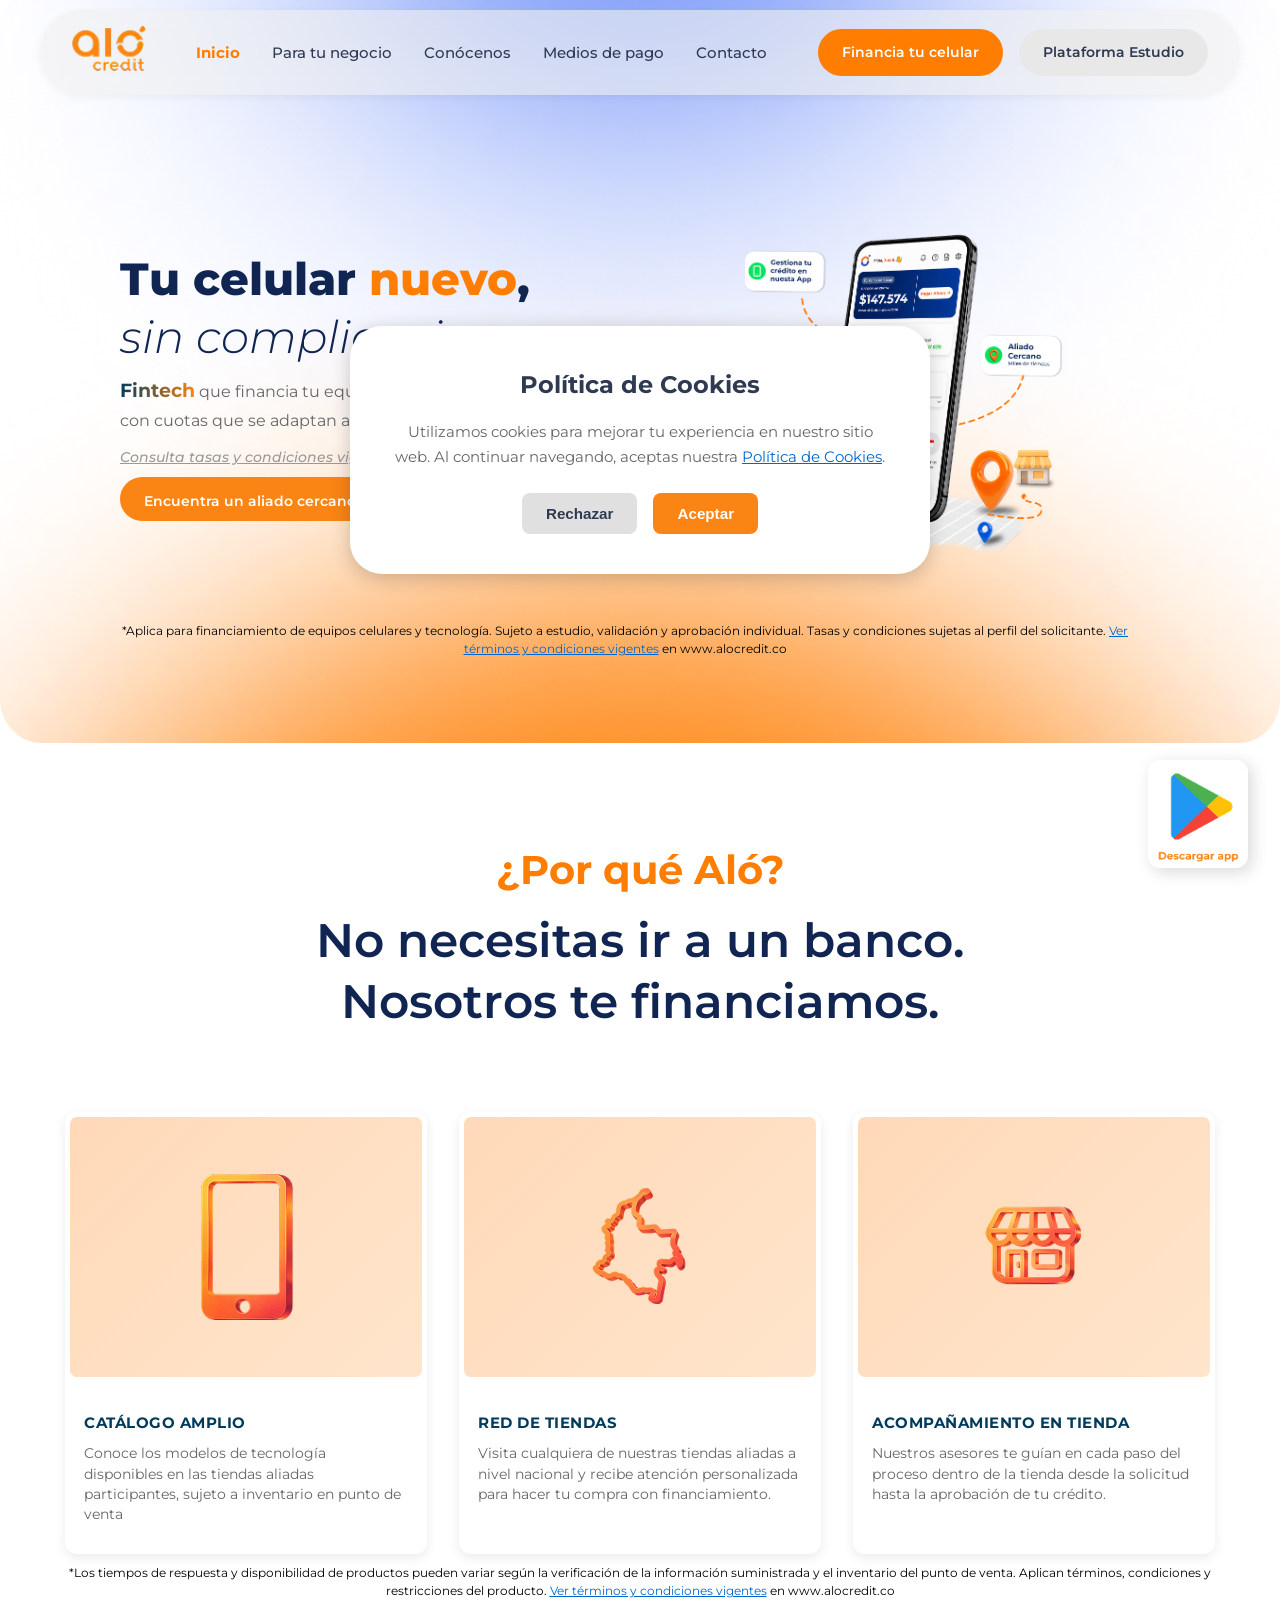
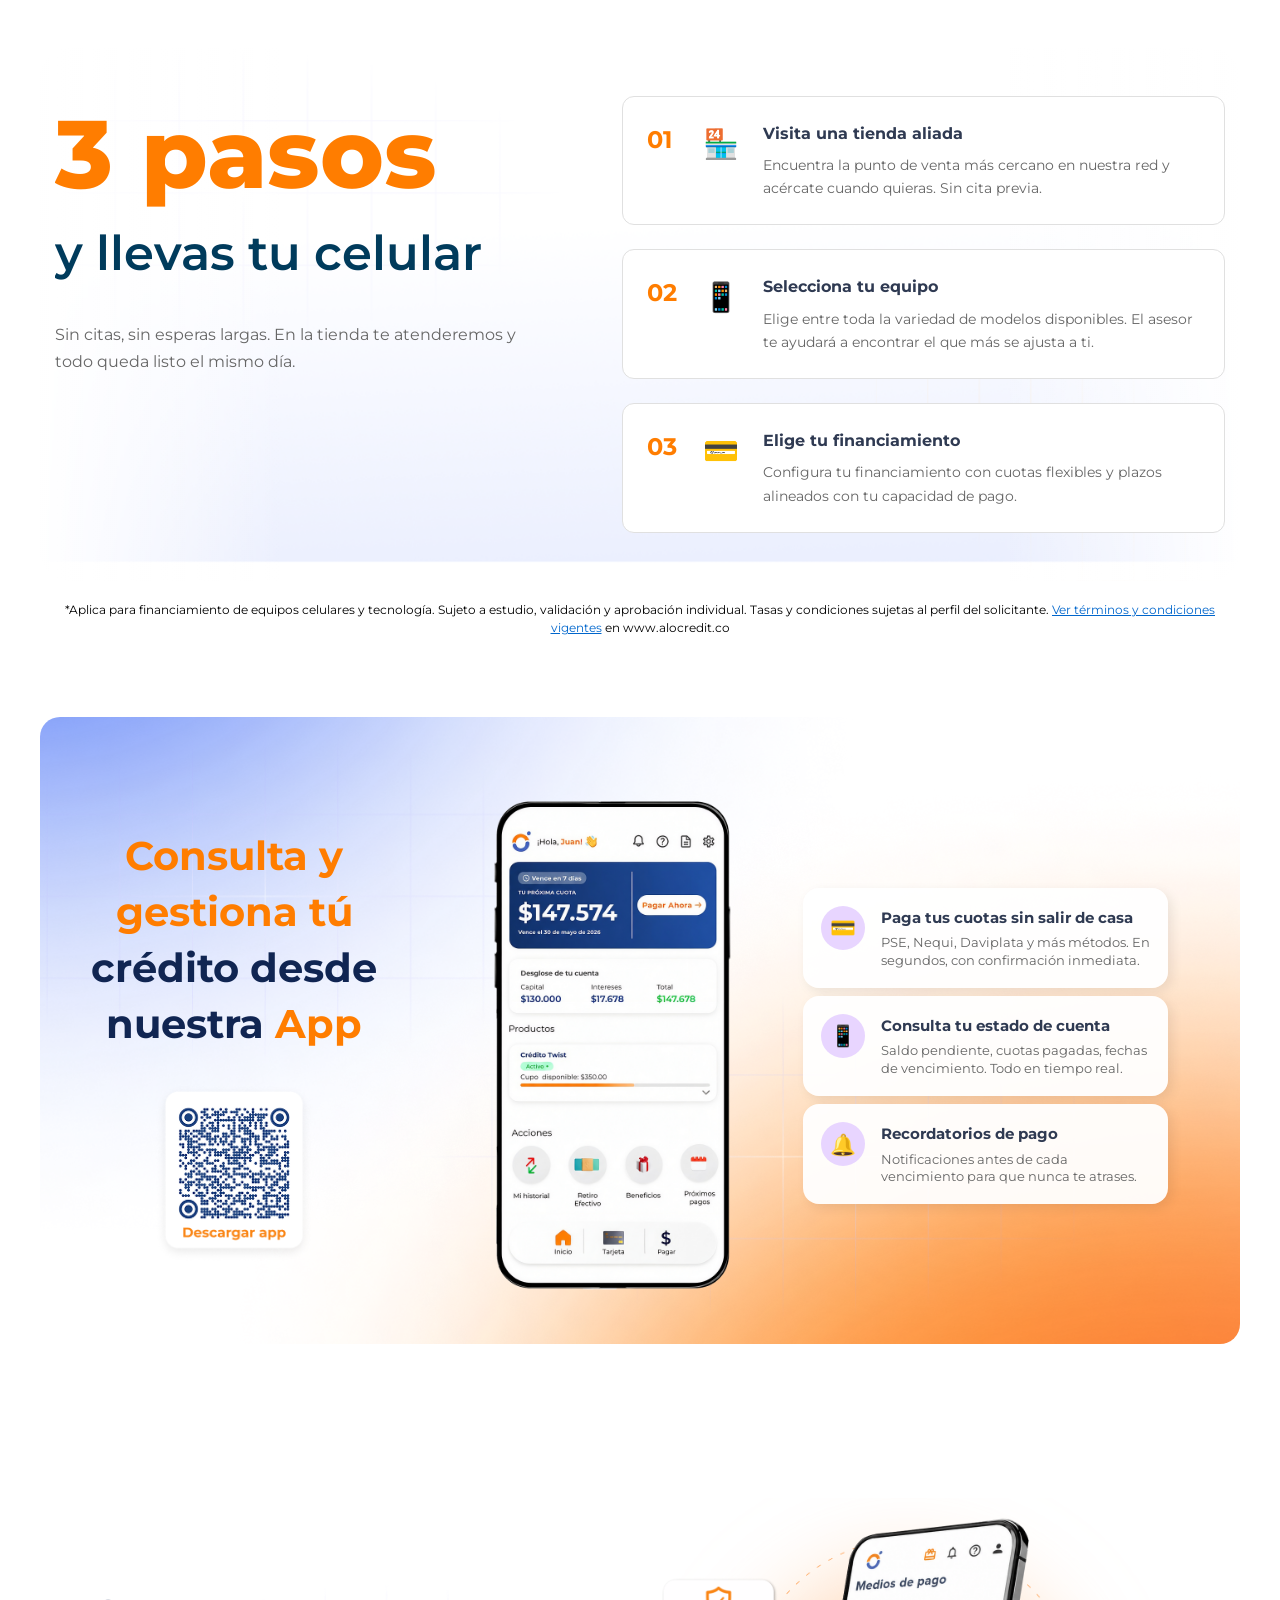
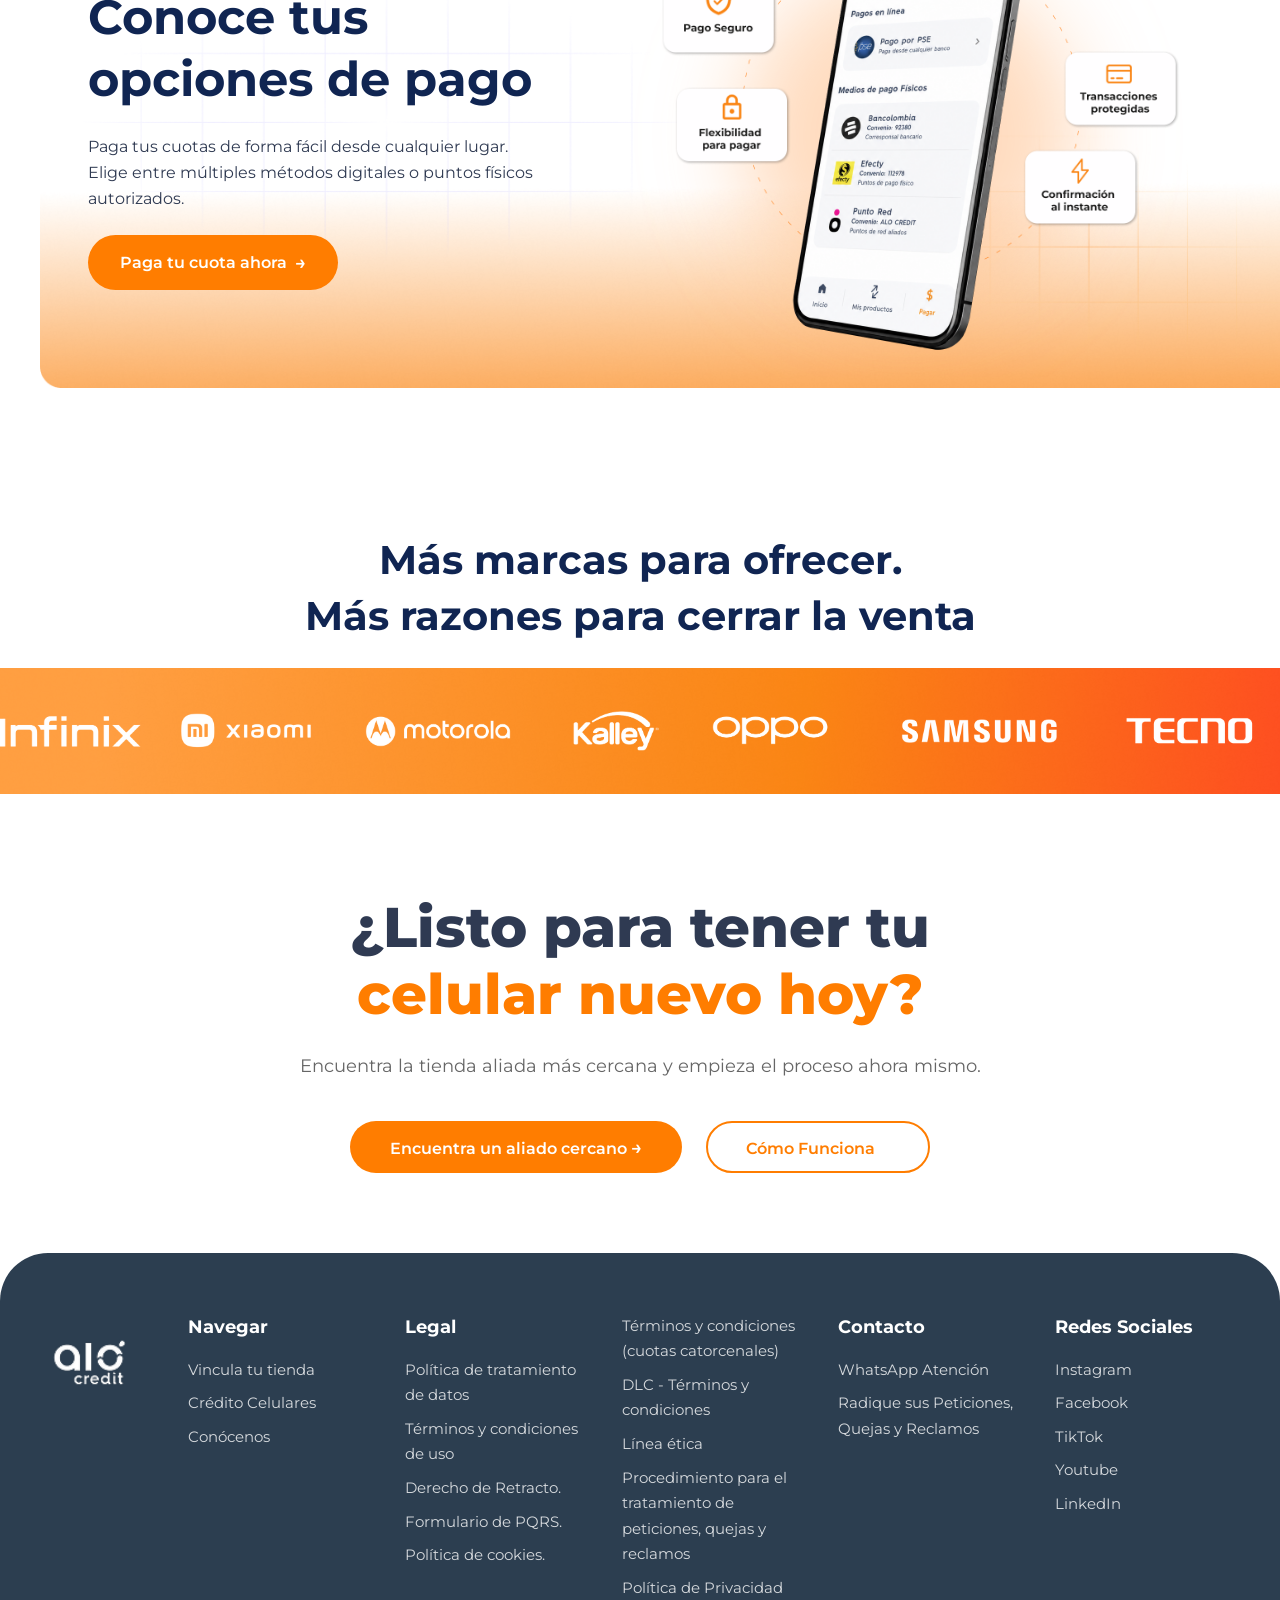
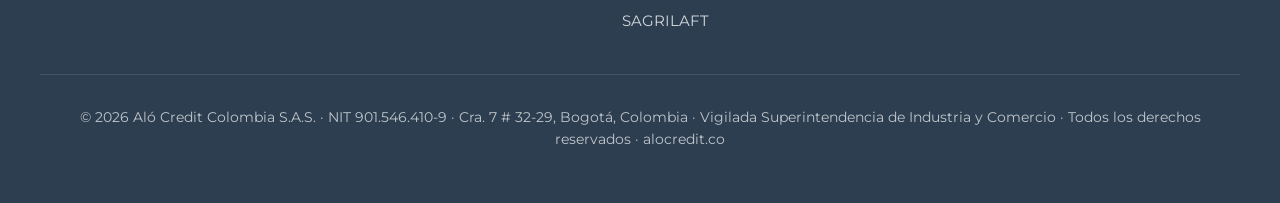
<file: index.html>
<!DOCTYPE html>
<html lang="es">

<head>
    <meta charset="UTF-8">
    <meta name="viewport" content="width=device-width, initial-scale=1.0">
    <title>Aló Credit Colombia - Financiamiento de Celulares</title>
    <link href="https://fonts.googleapis.com/css2?family=Montserrat:wght@300;400;500;600;700;800&display=swap"
        rel="stylesheet">
    <link rel="stylesheet" href="styles.css">
</head>

<body>
    <!-- Navigation Bar -->
    <nav class="navbar">
        <div class="navbar-content">
            <div class="navbar-logo">
                <a href="index.html#inicio" class="navbar-logo-link">
                    <img src="LogoNav.png" alt="Aló Credit" class="navbar-logo-img">
                </a>
            </div>
            <ul class="nav-links">
                <li><a href="#inicio">Inicio</a></li>
                <li><a href="negocio.html">Para tu negocio</a></li>
                <li><a href="conocenos.html">Conócenos</a></li>
                <li><a href="paga.html">Medios de pago</a></li>
                <li><a href="contacto.html">Contacto</a></li>
            </ul>
            <div class="navbar-buttons">
                <a href="#" class="btn-navbar btn-navbar-primary">Financia tu celular</a>
                <a href="#" class="btn-navbar btn-navbar-secondary">Plataforma Estudio</a>
            </div>
        </div>
        <button class="hamburger-menu" id="hamburgerMenu">
            <span></span>
            <span></span>
            <span></span>
        </button>
        <!-- Mobile Menu -->
        <div class="mobile-menu" id="mobileMenu">
            <ul class="mobile-nav-links">
                <li><a href="#inicio">Inicio</a></li>
                <li><a href="negocio.html">Para tu negocio</a></li>
                <li><a href="conocenos.html">Conócenos</a></li>
                <li><a href="paga.html">Medios de pago</a></li>
                <li><a href="contacto.html">Contacto</a></li>
            </ul>
            <div class="mobile-buttons">
                <a href="#" class="btn-navbar btn-navbar-primary">Financia tu celular</a>
                <a href="#" class="btn-navbar btn-navbar-secondary">Plataforma Estudio</a>
            </div>
        </div>
    </nav>

    <!-- Hero Section -->
    <section class="hero-index-section">
        <div class="container">
            <div class="hero-content">
                <h1 class="hero-index-title"><span class="blue-text">Tu celular</span> <span
                        class="orange-text">nuevo</span>,
                    <span class="italic-text"><span class="blue-text-italic">sin complicaciones</span></span>
                </h1>
                <p class="hero-description"><span class="fintech-animated">Fintech</span> que financia tu equipo desde una tienda cercana,<br>con cuotas que se adaptan a ti.</p>
                <a href="terminos-cuotas.html#page=3" class="hero-small-text">Consulta tasas y condiciones vigentes</a>
                <button class="btn btn-hero">Encuentra un aliado cercano <span class="arrow">→</span></button>
            </div>
            <div class="hero-image" data-parallax="0.03">
                <img src="Imagen herofondov2.png" alt="Aló Credit - Tu celular nuevo" class="hero-img">
                <img src="Imagen hero2.2.png" alt="Aló Credit" class="hero-img hero-img-levitate">
            </div>
            <div class="hero-disclaimer">
                <p>*Aplica para financiamiento de equipos celulares y tecnología. Sujeto a estudio, validación y
                    aprobación individual. Tasas y condiciones sujetas al perfil del solicitante. <a
                        href="terminos.html" style="color: #0066cc; text-decoration: underline;">Ver términos y
                        condiciones vigentes</a> en www.alocredit.co</p>
            </div>
        </div>
    </section>



    <!-- Three Step Process -->
    <section class="proceso" id="proceso">
        <div class="container">
            <h2 class="section-title-orange">¿Por qué Aló?</h2>
            <p class="section-subtitle">No necesitas ir a un banco. Nosotros te financiamos.</p>
            <div class="steps-grid">
                <div class="alo-card" data-parallax="0.02">
                    <div class="alo-card-image">
                        <img src="Icono Telefono1.png" alt="Catálogo amplio" class="alo-card-img">
                    </div>
                    <div class="alo-card-content">
                        <h3>Catálogo amplio</h3>
                        <p>Conoce los modelos de tecnología disponibles en las tiendas aliadas participantes, sujeto a
                            inventario en punto de venta</p>
                    </div>
                </div>
                <div class="alo-card" data-parallax="0.02">
                    <div class="alo-card-image">
                        <img src="Icono pais2.png" alt="Red de tiendas" class="alo-card-img">
                    </div>
                    <div class="alo-card-content">
                        <h3>Red de tiendas</h3>
                        <p>Visita cualquiera de nuestras tiendas aliadas a nivel nacional y recibe atención
                            personalizada para hacer tu compra con financiamiento.
                        </p>
                    </div>
                </div>
                <div class="alo-card" data-parallax="0.02">
                    <div class="alo-card-image">
                        <img src="Icono tienda1.png" alt="Acompañamiento en tienda" class="alo-card-img">
                    </div>
                    <div class="alo-card-content">
                        <h3>Acompañamiento en tienda</h3>
                        <p>Nuestros asesores te guían en cada paso del proceso dentro de la tienda desde la solicitud
                            hasta la aprobación de tu crédito.</p>
                    </div>
                </div>
            </div>
            <div class="por-que-disclaimer">
                <p>*Los tiempos de respuesta y disponibilidad de productos pueden variar según la verificación de la
                    información suministrada y el inventario del punto de venta. Aplican términos, condiciones y
                    restricciones del producto. <a href="terminos.html"
                        style="color: #0066cc; text-decoration: underline;">Ver términos y condiciones vigentes</a> en
                    www.alocredit.co</p>
            </div>
            <div class="process-block">
                <div class="process-left">
                    <h2><span class="process-orange process-large typewriter" id="typewriter-first">3
                            pasos</span><br><span class="process-subtitle typewriter" id="typewriter-second">y llevas tu
                            celular</span></h2>
                    <p>Sin citas, sin esperas largas. En la tienda te atenderemos y todo queda listo el mismo día.</p>
                </div>
                <div class="process-right">
                    <div class="process-step">
                        <div class="process-step-number">01</div>
                        <div class="process-step-icon">🏪</div>
                        <div class="process-step-content">
                            <h3>Visita una tienda aliada</h3>
                            <p>Encuentra la punto de venta más cercano en nuestra red y acércate cuando quieras. Sin
                                cita previa.</p>
                        </div>
                    </div>
                    <div class="process-step">
                        <div class="process-step-number">02</div>
                        <div class="process-step-icon">📱</div>
                        <div class="process-step-content">
                            <h3>Selecciona tu equipo</h3>
                            <p>Elige entre toda la variedad de modelos disponibles. El asesor te ayudará a encontrar el
                                que más se ajusta a ti.</p>
                        </div>
                    </div>
                    <div class="process-step">
                        <div class="process-step-number">03</div>
                        <div class="process-step-icon">💳</div>
                        <div class="process-step-content">
                            <h3>Elige tu financiamiento</h3>
                            <p>Configura tu financiamiento con cuotas flexibles y plazos alineados con tu capacidad de
                                pago.</p>
                        </div>
                    </div>
                </div>
            </div>

            <div class="process-disclaimer">
                <p>*Aplica para financiamiento de equipos celulares y tecnología. Sujeto a estudio, validación y
                    aprobación individual. Tasas y condiciones sujetas al perfil del solicitante. <a
                        href="terminos.html" style="color: #0066cc; text-decoration: underline;">Ver términos y
                        condiciones vigentes</a> en www.alocredit.co</p>
            </div>

            <div class="app-block">
                <div class="app-block-left">
                    <h2><span class="app-orange">Consulta y<br>gestiona tú</span><br>crédito desde<br>nuestra <span
                            class="app-orange">App</span></h2>
                    <a href="https://play.google.com/store/apps/details?id=com.alocredit&hl=es" target="_blank"
                        class="qr-code">
                        <img src="Qr.2.0.png" alt="QR Code" class="qr-img">
                    </a>
                </div>
                <div class="app-block-center">
                    <div class="phone-mockup">
                        <img src="Telefonov2.png" alt="App mockup" class="phone-img">
                    </div>
                </div>
                <div class="app-block-right">
                    <div class="app-alo-card" data-parallax="0.015">
                        <div class="app-feature-icon-circle">💳</div>
                        <div class="app-feature-text">
                            <h3>Paga tus cuotas sin salir de casa</h3>
                            <p>PSE, Nequi, Daviplata y más métodos. En segundos, con confirmación inmediata.</p>
                        </div>
                    </div>
                    <div class="app-alo-card" data-parallax="0.015">
                        <div class="app-feature-icon-circle">📱</div>
                        <div class="app-feature-text">
                            <h3>Consulta tu estado de cuenta</h3>
                            <p>Saldo pendiente, cuotas pagadas, fechas de vencimiento. Todo en tiempo real.</p>
                        </div>
                    </div>
                    <div class="app-alo-card" data-parallax="0.015">
                        <div class="app-feature-icon-circle">🔔</div>
                        <div class="app-feature-text">
                            <h3>Recordatorios de pago</h3>
                            <p>Notificaciones antes de cada vencimiento para que nunca te atrases.</p>
                        </div>
                    </div>
                </div>
            </div>

            <!-- Opciones de Pago Section -->
            <div class="opciones-pago-block">
                <div class="opciones-pago-left">
                    <h2>Conoce tus<br>opciones de pago</h2>
                    <p>Paga tus cuotas de forma fácil desde cualquier lugar. Elige entre múltiples métodos digitales o puntos físicos autorizados.</p>
                    <a href="paga.html" class="btn btn-pago">Paga tu cuota ahora <span class="arrow">→</span></a>
                </div>
                <div class="opciones-pago-right">
                    <img src="Vision Pagofondov2.png" alt="Opciones de pago" class="opciones-pago-img">
                </div>
            </div>

            <h2 class="closing-title">Más marcas para ofrecer.<br>Más razones para cerrar la venta</h2>
            <div class="rectangle-image">
                <img src="Rectangulo naranja.png" alt="Rectangulo naranja" class="rectangle-img">
                <div class="logos-carousel">
                    <div class="logos-track">
                        <img src="Logos marcas3.png" alt="Logos marcas" class="logos-item">
                        <img src="Logos marcas3.png" alt="Logos marcas" class="logos-item">
                        <img src="Logos marcas3.png" alt="Logos marcas" class="logos-item">
                    </div>
                </div>
            </div>
        </div>
    </section>

    <!-- CTA Section -->
    <section class="cta-final">
        <div class="container">
            <div class="cta-content">
                <h2>¿Listo para tener tu<br><span class="cta-orange">celular nuevo hoy?</span></h2>
                <p>Encuentra la tienda aliada más cercana y empieza el proceso ahora mismo.</p>
                <div class="cta-buttons">
                    <button class="btn btn-primary">Encuentra un aliado cercano <span class="arrow">→</span></button>
                    <button class="btn btn-secondary">Cómo Funciona <span class="arrow">→</span></button>
                </div>
            </div>
        </div>
    </section>

    <!-- Floating Button -->
    <div class="floating-button">
        <a href="https://play.google.com/store/apps/details?id=com.alocredit&hl=es" target="_blank"
            class="floating-button-link">
            <img src="Boton nuevo.png" alt="Botón flotante" class="floating-button-img">
        </a>
    </div>

    <!-- Mouse Cursor Icon -->
    <div class="mouse-light" id="mouseLight">👆</div>

    <!-- Footer -->
    <footer class="footer">
        <div class="container">
            <div class="footer-top">
                <div class="footer-logo">
                    <img src="Logo footer1.png" alt="Aló Credit" class="footer-logo-img">
                </div>
                <div class="footer-links">
                    <div class="footer-section">
                        <h3>Navegar</h3>
                        <ul>
                            <li><a href="negocio.html#formulario">Vincula tu tienda</a></li>
                            <li><a href="index.html#proceso">Crédito Celulares</a></li>
                            <li><a href="conocenos.html">Conócenos</a></li>
                        </ul>
                    </div>

                    <div class="footer-section">
                        <h3>Legal</h3>
                        <ul>
                            <li><a href="politica.html">Política de tratamiento de datos</a></li>
                            <li><a href="terminos.html">Términos y condiciones de uso</a></li>
                            <li><a href="retracto.html">Derecho de Retracto.</a></li>
                            <li><a href="contacto.html">Formulario de PQRS.</a></li>
                            <li><a href="cookies.html">Política de cookies.</a></li>
                        </ul>
                    </div>

                    <div class="footer-section">
                        <ul>
                            <li><a href="terminos-cuotas.html">Términos y condiciones (cuotas catorcenales)</a></li>
                            <li><a href="dlc.html">DLC - Términos y condiciones</a></li>
                            <li><a href="#etica">Línea ética</a></li>
                            <li><a href="pqrs-procedimiento.html">Procedimiento para el tratamiento de peticiones,
                                    quejas y reclamos</a></li>
                            <li><a href="privacidad.html">Política de Privacidad</a></li>
                            <li><a href="sagrilaft.html">SAGRILAFT</a></li>
                        </ul>
                    </div>

                    <div class="footer-section">
                        <h3>Contacto</h3>
                        <ul>
                            <li><a href="https://api.whatsapp.com/send/?phone=573243679591&text&type=phone_number&app_absent=0"
                                    target="_blank">WhatsApp Atención</a></li>
                            <li><a href="contacto.html">Radique sus Peticiones, Quejas y Reclamos</a></li>
                        </ul>
                    </div>

                    <div class="footer-section">
                        <h3>Redes Sociales</h3>
                        <ul>
                            <li><a href="https://www.instagram.com/alocreditcol" target="_blank">Instagram</a></li>
                            <li><a href="https://www.facebook.com/people/Al%C3%B3-Credit-Colombia/61578189384117/?rdid=NAInuY7lux11YVNs&share_url=https%3A%2F%2Fwww.facebook.com%2Fshare%2F1BWmMSH9h4%2F"
                                    target="_blank">Facebook</a></li>
                            <li><a href="https://www.tiktok.com/@alocreditco" target="_blank">TikTok</a></li>
                            <li><a href="https://www.youtube.com/channel/UCNp1XvaAcFgbTgi-TPwkvpQ"
                                    target="_blank">Youtube</a></li>
                            <li><a href="https://co.linkedin.com/company/alocredit" target="_blank">LinkedIn</a></li>
                        </ul>
                    </div>
                </div>
            </div>

            <div class="footer-bottom">
                <p>© 2026 Aló Credit Colombia S.A.S. · NIT 901.546.410-9 · Cra. 7 # 32-29, Bogotá, Colombia · Vigilada
                    Superintendencia de Industria y Comercio · Todos los derechos reservados · alocredit.co</p>
            </div>
        </div>
    </footer>

    <script>// Hamburger menu functionality
        const hamburgerMenu = document.getElementById('hamburgerMenu');
        const mobileMenu = document.getElementById('mobileMenu');
        const mobileNavLinks = document.querySelectorAll('.mobile-nav-links a');

        hamburgerMenu.addEventListener('click', () => {
            hamburgerMenu.classList.toggle('active');
            mobileMenu.classList.toggle('active');
        });

        // Close menu when a link is clicked
        mobileNavLinks.forEach(link => {
            link.addEventListener('click', () => {
                hamburgerMenu.classList.remove('active');
                mobileMenu.classList.remove('active');
            });
        });

        // Close menu when clicking outside
        document.addEventListener('click', (event) => {
            const isClickInsideNav = event.target.closest('.navbar') || event.target.closest('.mobile-menu');
            if (!isClickInsideNav && mobileMenu.classList.contains('active')) {
                hamburgerMenu.classList.remove('active');
                mobileMenu.classList.remove('active');
            }
        });

        // Active nav link indicator
        function setActiveNavLink() {
            const currentPage = window.location.pathname.split('/').pop() || 'index.html';
            const navLinks = document.querySelectorAll('.nav-links a, .mobile-nav-links a');

            navLinks.forEach(link => {
                link.classList.remove('nav-active');
                const href = link.getAttribute('href');
                const linkPage = href.split('/').pop();

                if ((currentPage === '' || currentPage === 'index.html') && href === '#inicio') {
                    link.classList.add('nav-active');
                } else if (linkPage === currentPage) {
                    link.classList.add('nav-active');
                }
            });
        }

        setActiveNavLink();
        window.addEventListener('hashchange', setActiveNavLink);

        // Typewriter animation
        const typewriterElements = document.querySelectorAll('.typewriter');
        const observerOptions = {
            threshold: 0.5
        };

        const observer = new IntersectionObserver((entries) => {
            entries.forEach(entry => {
                if (entry.isIntersecting && !entry.target.classList.contains('animated')) {
                    const element = entry.target;
                    const delay = element.id === 'typewriter-first' ? 0 : 800;
                    setTimeout(() => {
                        element.classList.add('animated');
                    }, delay);
                    observer.unobserve(entry.target);
                }
            });
        }, observerOptions);

        typewriterElements.forEach(element => {
            observer.observe(element);
        });

        // Mouse light effect - Gradient interaction only
        const mouseLight = document.getElementById('mouseLight');
        const footer = document.querySelector('.footer');
        const ctaSection = document.querySelector('.cta-final');

        document.addEventListener('mousemove', (e) => {
            const mouseX = e.clientX;
            const mouseY = e.clientY;

            // Check if mouse is over footer or cta-final section
            const footerRect = footer.getBoundingClientRect();
            const ctaRect = ctaSection.getBoundingClientRect();
            const isOverFooter = mouseY >= footerRect.top;
            const isOverCTA = mouseY >= ctaRect.top;

            // Move the cursor icon
            mouseLight.style.left = mouseX + 'px';
            mouseLight.style.top = mouseY + 'px';

            // Show cursor icon always, but hide body cursor
            mouseLight.style.opacity = '1';
            document.body.style.cursor = 'auto';


            // Apply gradient angle changes to gradient elements only if not over footer or CTA
            if (!isOverFooter && !isOverCTA) {
                const gradientElements = document.querySelectorAll('.alo-card-image, .proposition, .app-section, .image-placeholder');

                gradientElements.forEach(element => {
                    const rect = element.getBoundingClientRect();
                    const elementCenterX = rect.left + rect.width / 2;
                    const elementCenterY = rect.top + rect.height / 2;

                    const distance = Math.sqrt(
                        Math.pow(mouseX - elementCenterX, 2) +
                        Math.pow(mouseY - elementCenterY, 2)
                    );

                    const maxDistance = 600;
                    const influence = Math.max(0, 1 - distance / maxDistance);

                    // Calculate gradient angle based on mouse position relative to element
                    const angle = Math.atan2(mouseY - elementCenterY, mouseX - elementCenterX) * (180 / Math.PI);
                    const gradientAngle = angle + (influence * 90);

                    element.style.setProperty('--gradient-angle', gradientAngle + 'deg');
                    element.style.setProperty('--gradient-influence', influence);
                });
            }
        });

        // Parallax effect
        const parallaxElements = document.querySelectorAll('[data-parallax]');

        window.addEventListener('scroll', () => {
            const scrollY = window.scrollY;

            parallaxElements.forEach(element => {
                const speed = element.getAttribute('data-parallax') || 0.5;
                const offset = -scrollY * speed;
                element.style.transform = `translateY(${offset}px)`;
            });
        });
    </script>

    <!-- Cookies Policy Modal -->
    <div class="cookies-modal" id="cookiesModal">
        <div class="cookies-content">
            <h2>Política de Cookies</h2>
            <p>Utilizamos cookies para mejorar tu experiencia en nuestro sitio web. Al continuar navegando, aceptas
                nuestra <a href="cookies.html" style="color: #0066cc; text-decoration: underline;">Política de
                    Cookies</a>.</p>
            <div class="cookies-buttons">
                <button class="btn-reject" id="rejectCookies">Rechazar</button>
                <button class="btn-accept" id="acceptCookies">Aceptar</button>
            </div>
        </div>
    </div>

    <script>
        // Cookies modal functionality
        const cookiesModal = document.getElementById('cookiesModal');
        const acceptCookiesBtn = document.getElementById('acceptCookies');
        const rejectCookiesBtn = document.getElementById('rejectCookies');

        // Check if user has already made a choice
        function initCookiesModal() {
            const cookiesChoice = localStorage.getItem('cookiesAccepted');
            if (!cookiesChoice) {
                cookiesModal.classList.add('active');
            }
        }

        acceptCookiesBtn.addEventListener('click', () => {
            localStorage.setItem('cookiesAccepted', 'true');
            cookiesModal.classList.remove('active');
        });

        rejectCookiesBtn.addEventListener('click', () => {
            localStorage.setItem('cookiesAccepted', 'false');
            cookiesModal.classList.remove('active');
        });

        // Initialize modal on page load
        window.addEventListener('load', initCookiesModal);
    </script>
</body>

</html>
</file>
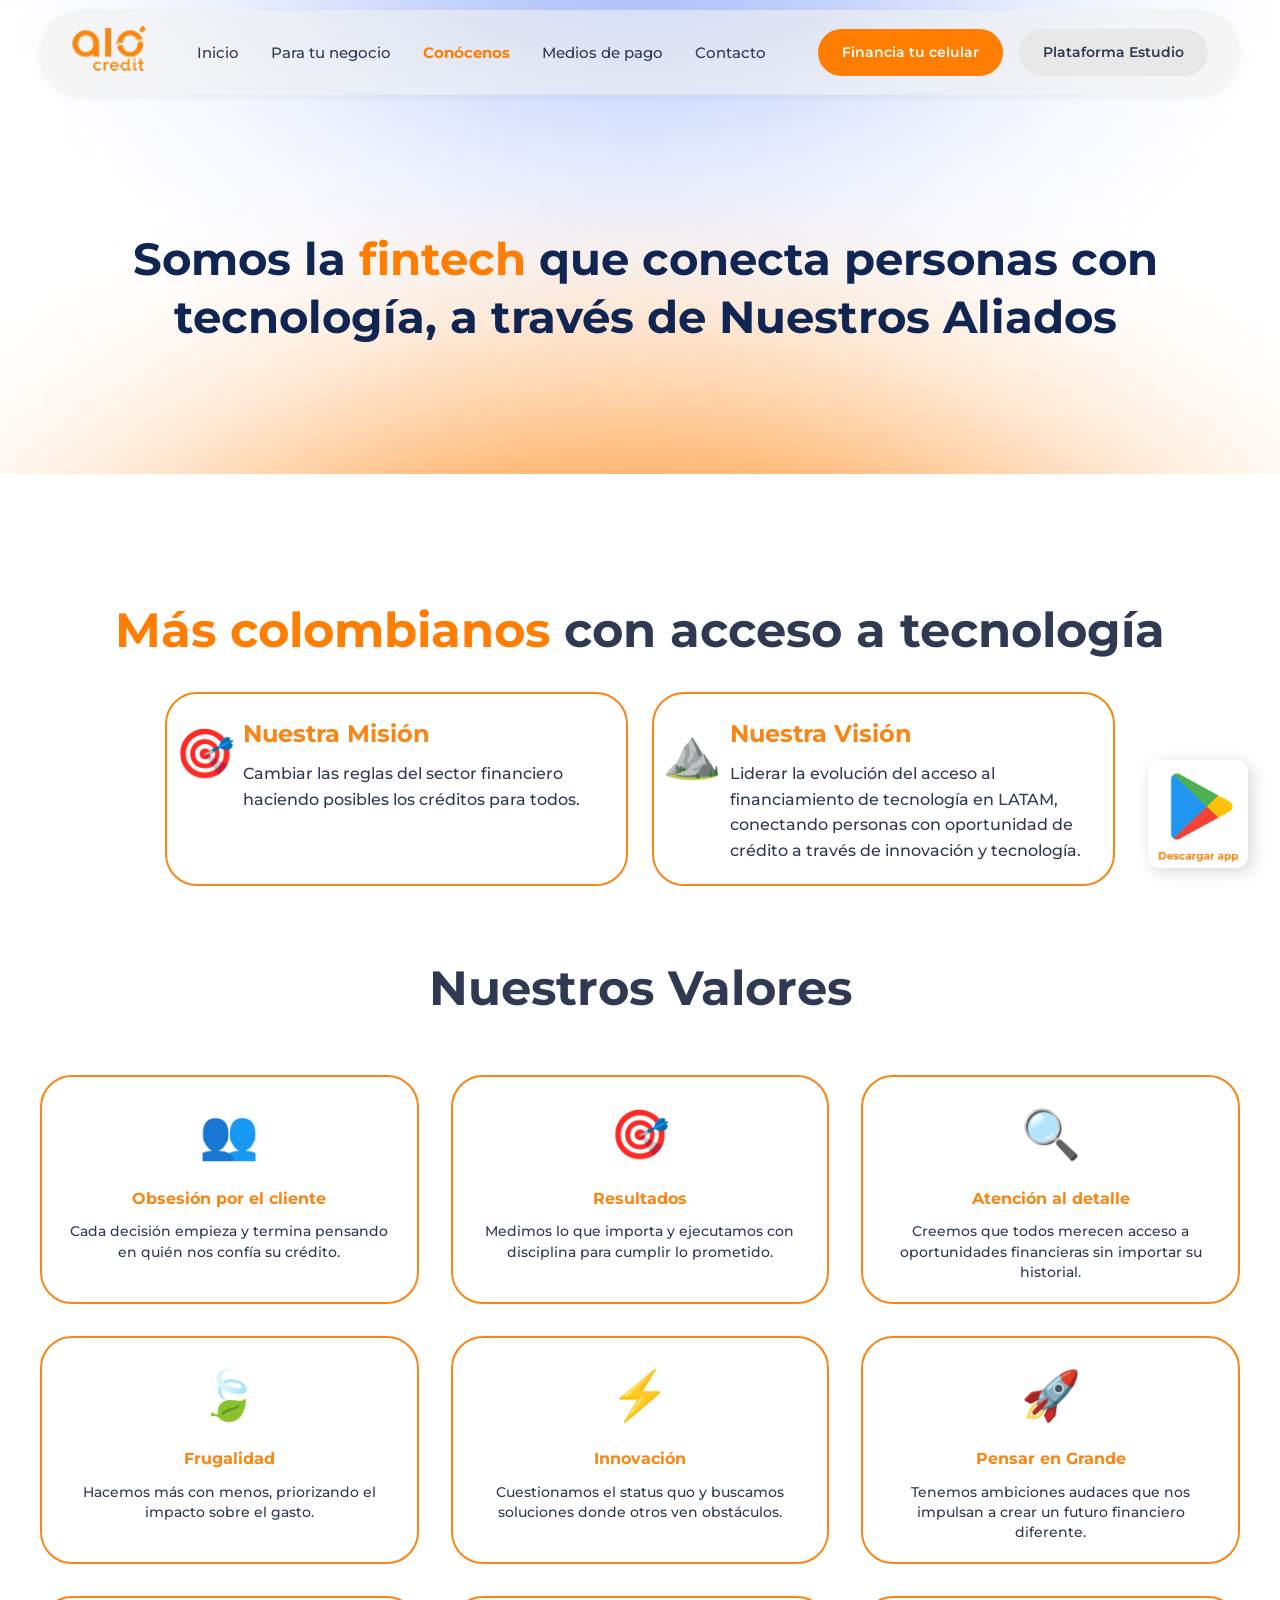
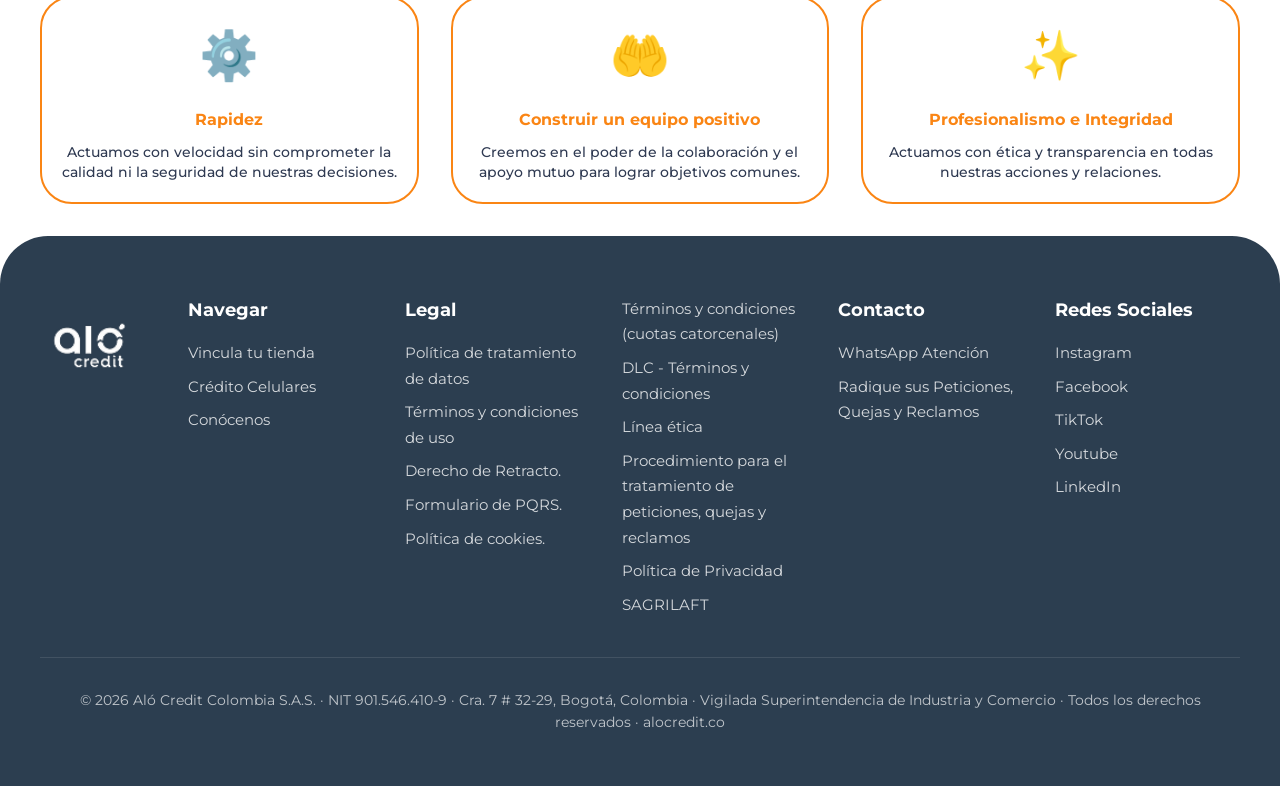
<file: conocenos.html>
<!DOCTYPE html>
<html lang="es">

<head>
    <meta charset="UTF-8">
    <meta name="viewport" content="width=device-width, initial-scale=1.0">
    <title>Conócenos - Aló Credit Colombia</title>
    <link href="https://fonts.googleapis.com/css2?family=Montserrat:wght@300;400;500;600;700;800&display=swap"
        rel="stylesheet">
    <link rel="stylesheet" href="styles.css">
</head>

<body>
    <!-- Navigation Bar -->
    <nav class="navbar">
        <div class="navbar-content">
            <div class="navbar-logo">
                <a href="index.html#inicio" class="navbar-logo-link">
                    <img src="LogoNav.png" alt="Aló Credit" class="navbar-logo-img">
                </a>
            </div>
            <ul class="nav-links">
                <li><a href="index.html#inicio">Inicio</a></li>
                <li><a href="negocio.html">Para tu negocio</a></li>
                <li><a href="conocenos.html">Conócenos</a></li>
                <li><a href="paga.html">Medios de pago</a></li>
                <li><a href="contacto.html">Contacto</a></li>
            </ul>
            <div class="navbar-buttons">
                <a href="#" class="btn-navbar btn-navbar-primary">Financia tu celular</a>
                <a href="#" class="btn-navbar btn-navbar-secondary">Plataforma Estudio</a>
            </div>
            <button class="hamburger-menu" id="hamburgerMenu">
                <span></span>
                <span></span>
                <span></span>
            </button>
        </div>
    </nav>

    <!-- Mobile Menu -->
    <div class="mobile-menu" id="mobileMenu">
        <ul class="mobile-nav-links">
            <li><a href="index.html#inicio">Inicio</a></li>
            <li><a href="negocio.html">Para tu negocio</a></li>
            <li><a href="conocenos.html">Conócenos</a></li>
            <li><a href="index.html#paga">Medios de pago</a></li>
            <li><a href="contacto.html">Contacto</a></li>
        </ul>
        <div class="mobile-buttons">
            <a href="#" class="btn-navbar btn-navbar-primary">Financia tu celular</a>
            <a href="#" class="btn-navbar btn-navbar-secondary">Plataforma Estudio</a>
        </div>
    </div>

    <!-- Hero Section -->
    <section class="hero-conocenos-section">
        <div class="container">
            <div class="hero-content">
                <h1 class="hero-conocenos-title">Somos la <span class="orange-text">fintech</span> que conecta personas
                    con tecnología, a través de Nuestros Aliados</h1>
            </div>
        </div>
    </section>

    <!-- Misión Section -->
    <section class="conocenos-mision-simple">
        <div class="container">
            <div class="mision-vision-grid">
                <div class="mision-vision-card" data-parallax="0.02">
                    <div class="mision-vision-icon">🎯</div>
                    <div>
                        <h3>Nuestra Misión</h3>
                        <p>Cambiar las reglas del sector financiero haciendo posibles los créditos para todos.</p>

                    </div>
                </div>
                <div class="mision-vision-card" data-parallax="0.02">
                    <div class="mision-vision-icon">⛰️</div>
                    <div>
                        <h3>Nuestra Visión</h3>
                        <p>Liderar la evolución del acceso al financiamiento de tecnología en LATAM, conectando personas
                            con oportunidad de crédito a través de innovación y tecnología.

                    </div>
                </div>
            </div>
            <h2><span class="orange-text">Más colombianos</span> con acceso a tecnología</h2>
        </div>
    </section>

    <!-- Nuestros Valores Section -->
    <section class="conocenos-valores">
        <div class="container">
            <h2>Nuestros Valores</h2>
            <div class="valores-grid">
                <div class="valor-card" data-parallax="0.015">
                    <div class="valor-icon">👥</div>
                    <h3>Obsesión por el cliente</h3>
                    <p>Cada decisión empieza y termina pensando en quién nos confía su crédito.</p>
                </div>
                <div class="valor-card" data-parallax="0.015">
                    <div class="valor-icon">🎯</div>
                    <h3>Resultados</h3>
                    <p>Medimos lo que importa y ejecutamos con disciplina para cumplir lo prometido.</p>
                </div>
                <div class="valor-card" data-parallax="0.015">
                    <div class="valor-icon">🔍</div>
                    <h3>Atención al detalle</h3>
                    <p>Creemos que todos merecen acceso a oportunidades financieras sin importar su historial.</p>
                </div>
                <div class="valor-card" data-parallax="0.015">
                    <div class="valor-icon">🍃</div>
                    <h3>Frugalidad</h3>
                    <p>Hacemos más con menos, priorizando el impacto sobre el gasto.</p>
                </div>
                <div class="valor-card" data-parallax="0.015">
                    <div class="valor-icon">⚡</div>
                    <h3>Innovación</h3>
                    <p>Cuestionamos el status quo y buscamos soluciones donde otros ven obstáculos.</p>
                </div>
                <div class="valor-card" data-parallax="0.015">
                    <div class="valor-icon">🚀</div>
                    <h3>Pensar en Grande</h3>
                    <p>Tenemos ambiciones audaces que nos impulsan a crear un futuro financiero diferente.</p>
                </div>
                <div class="valor-card" data-parallax="0.015">
                    <div class="valor-icon">⚙️</div>
                    <h3>Rapidez</h3>
                    <p>Actuamos con velocidad sin comprometer la calidad ni la seguridad de nuestras decisiones.</p>
                </div>
                <div class="valor-card" data-parallax="0.015">
                    <div class="valor-icon">🤲</div>
                    <h3>Construir un equipo positivo</h3>
                    <p>Creemos en el poder de la colaboración y el apoyo mutuo para lograr objetivos comunes.</p>
                </div>
                <div class="valor-card" data-parallax="0.015">
                    <div class="valor-icon">✨</div>
                    <h3>Profesionalismo e Integridad</h3>
                    <p>Actuamos con ética y transparencia en todas nuestras acciones y relaciones.</p>
                </div>
            </div>
        </div>
    </section>

    <!-- Floating Button -->
    <div class="floating-button">
        <a href="https://play.google.com/store/apps/details?id=com.alocredit&hl=es" target="_blank" class="floating-button-link">
            <img src="Boton nuevo.png" alt="Botón flotante" class="floating-button-img">
        </a>
    </div>

    <!-- Footer -->
    <!-- Footer -->
    <footer class="footer">
        <div class="container">
            <div class="footer-top">
                <div class="footer-logo">
                    <img src="Logo footer1.png" alt="Aló Credit" class="footer-logo-img">
                </div>
                <div class="footer-links">
                    <div class="footer-section">
                        <h3>Navegar</h3>
                        <ul>
                            <li><a href="negocio.html#formulario">Vincula tu tienda</a></li>
                            <li><a href="index.html#proceso">Crédito Celulares</a></li>
                            <li><a href="conocenos.html">Conócenos</a></li>
                        </ul>
                    </div>

                    <div class="footer-section">
                        <h3>Legal</h3>
                        <ul>
                            <li><a href="politica.html">Política de tratamiento de datos</a></li>
                            <li><a href="terminos.html">Términos y condiciones de uso</a></li>
                            <li><a href="retracto.html">Derecho de Retracto.</a></li>
                            <li><a href="contacto.html">Formulario de PQRS.</a></li>
                            <li><a href="cookies.html">Política de cookies.</a></li>
                        </ul>
                    </div>

                    <div class="footer-section">
                        <ul>
                            <li><a href="terminos-cuotas.html">Términos y condiciones (cuotas catorcenales)</a></li>
                            <li><a href="dlc.html">DLC - Términos y condiciones</a></li>
                            <li><a href="#etica">Línea ética</a></li>
                            <li><a href="pqrs-procedimiento.html">Procedimiento para el tratamiento de peticiones,
                                    quejas y reclamos</a></li>
                            <li><a href="privacidad.html">Política de Privacidad</a></li>
                            <li><a href="sagrilaft.html">SAGRILAFT</a></li>
                        </ul>
                    </div>

                    <div class="footer-section">
                        <h3>Contacto</h3>
                        <ul>
                            <li><a href="https://api.whatsapp.com/send/?phone=573243679591&text&type=phone_number&app_absent=0"
                                    target="_blank">WhatsApp Atención</a></li>
                            <li><a href="contacto.html">Radique sus Peticiones, Quejas y Reclamos</a></li>
                        </ul>
                    </div>

                    <div class="footer-section">
                        <h3>Redes Sociales</h3>
                        <ul>
                            <li><a href="https://www.instagram.com/alocreditcol" target="_blank">Instagram</a></li>
                            <li><a href="https://www.facebook.com/people/Al%C3%B3-Credit-Colombia/61578189384117/?rdid=NAInuY7lux11YVNs&share_url=https%3A%2F%2Fwww.facebook.com%2Fshare%2F1BWmMSH9h4%2F"
                                    target="_blank">Facebook</a></li>
                            <li><a href="https://www.tiktok.com/@alocreditco" target="_blank">TikTok</a></li>
                            <li><a href="https://www.youtube.com/channel/UCNp1XvaAcFgbTgi-TPwkvpQ"
                                    target="_blank">Youtube</a></li>
                            <li><a href="https://co.linkedin.com/company/alocredit" target="_blank">LinkedIn</a></li>
                        </ul>
                    </div>
                </div>
            </div>

            <div class="footer-bottom">
                <p>© 2026 Aló Credit Colombia S.A.S. · NIT 901.546.410-9 · Cra. 7 # 32-29, Bogotá, Colombia · Vigilada
                    Superintendencia de Industria y Comercio · Todos los derechos reservados · alocredit.co</p>
            </div>
        </div>
    </footer>

    <script>
        // Hamburger menu functionality
        const hamburgerMenu = document.getElementById('hamburgerMenu');
        const mobileMenu = document.getElementById('mobileMenu');
        const mobileNavLinks = document.querySelectorAll('.mobile-nav-links a');

        hamburgerMenu.addEventListener('click', () => {
            hamburgerMenu.classList.toggle('active');
            mobileMenu.classList.toggle('active');
        });

        // Close menu when a link is clicked
        mobileNavLinks.forEach(link => {
            link.addEventListener('click', () => {
                hamburgerMenu.classList.remove('active');
                mobileMenu.classList.remove('active');
            });
        });

        // Close menu when clicking outside
        document.addEventListener('click', (event) => {
            const isClickInsideNav = event.target.closest('.navbar') || event.target.closest('.mobile-menu');
            if (!isClickInsideNav && mobileMenu.classList.contains('active')) {
                hamburgerMenu.classList.remove('active');
                mobileMenu.classList.remove('active');
            }
        });

        // Active nav link indicator
        function setActiveNavLink() {
            const currentPage = window.location.pathname.split('/').pop() || 'index.html';
            const navLinks = document.querySelectorAll('.nav-links a, .mobile-nav-links a');

            navLinks.forEach(link => {
                link.classList.remove('nav-active');
                const href = link.getAttribute('href');
                const linkPage = href.split('/').pop();

                if ((currentPage === '' || currentPage === 'index.html') && (href === '#inicio' || href === 'index.html#inicio')) {
                    link.classList.add('nav-active');
                } else if (linkPage === currentPage) {
                    link.classList.add('nav-active');
                }
            });
        }

        setActiveNavLink();
        window.addEventListener('hashchange', setActiveNavLink);

        // Parallax effect
        const parallaxElements = document.querySelectorAll('[data-parallax]');

        window.addEventListener('scroll', () => {
            const scrollY = window.scrollY;

            parallaxElements.forEach(element => {
                const speed = element.getAttribute('data-parallax') || 0.5;
                const offset = -scrollY * speed;
                element.style.transform = `translateY(${offset}px)`;
            });
        });
    </script>
</body>

</html>
</file>
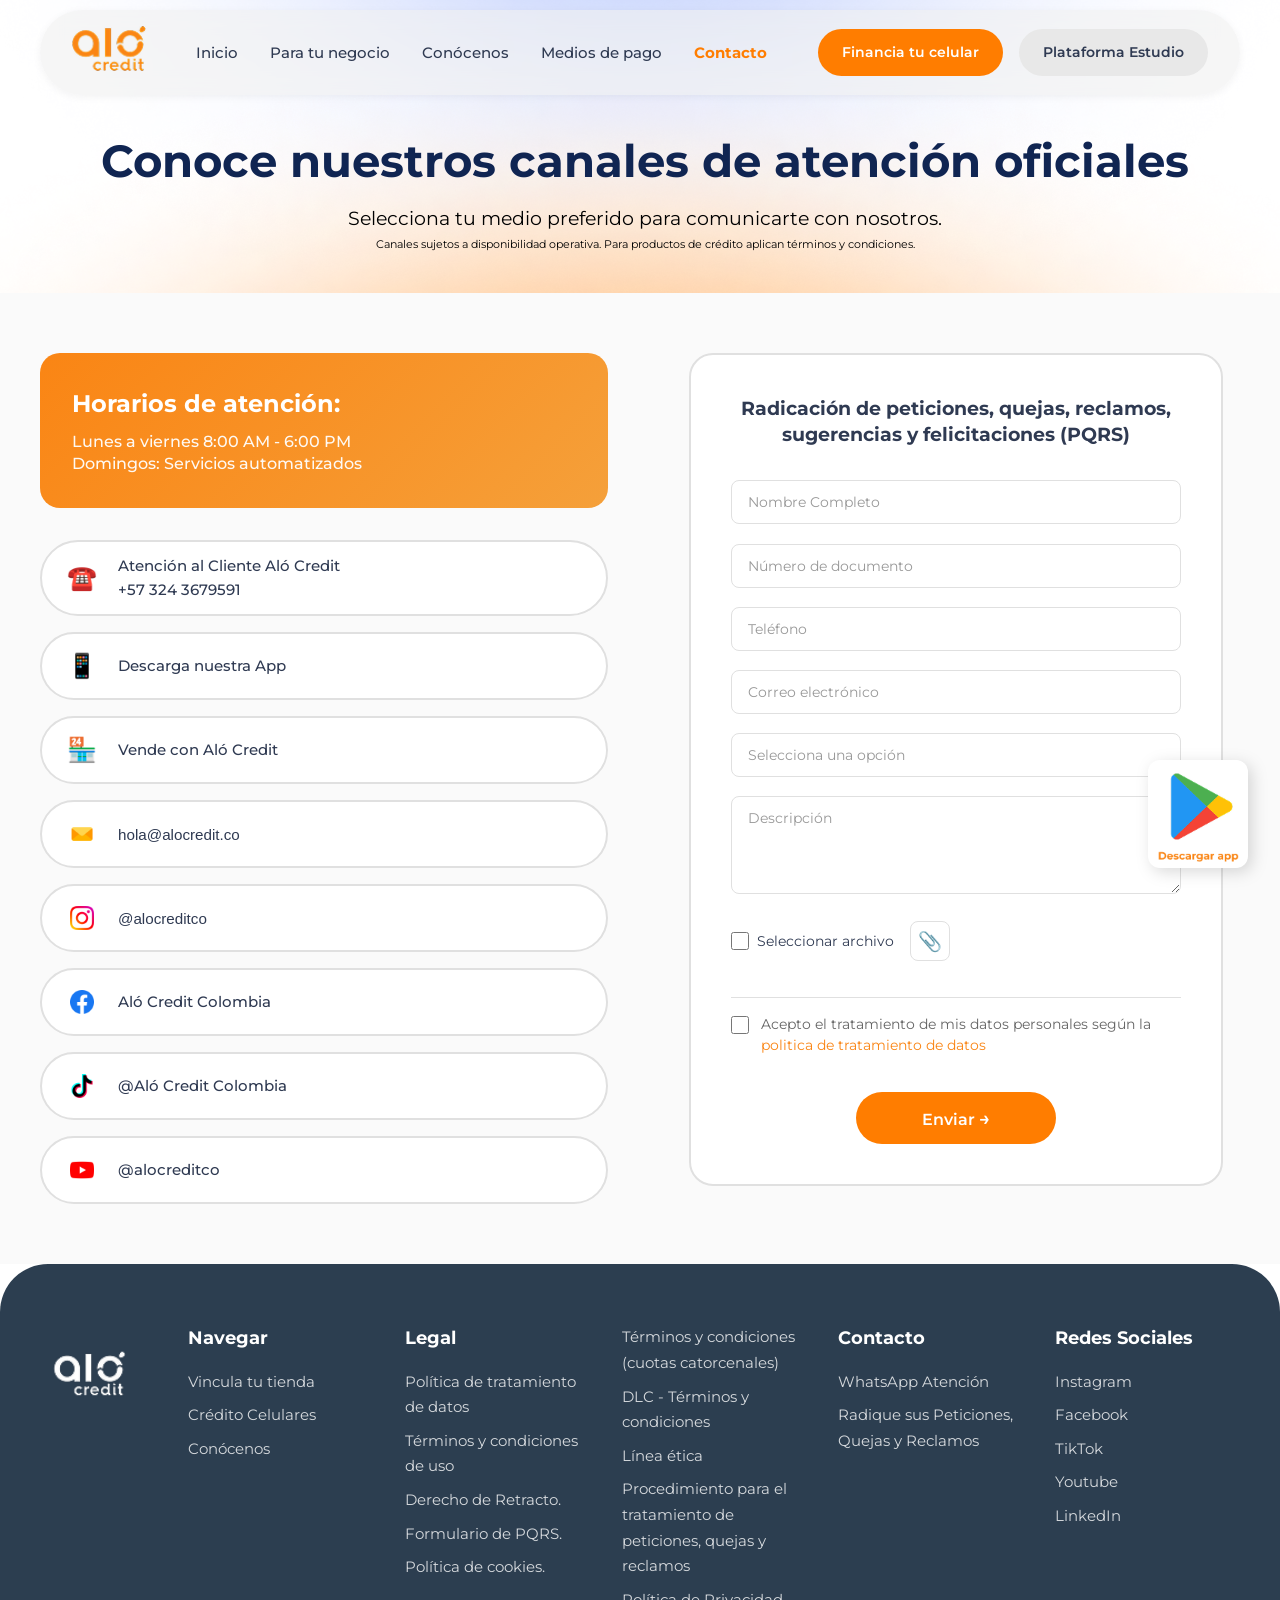
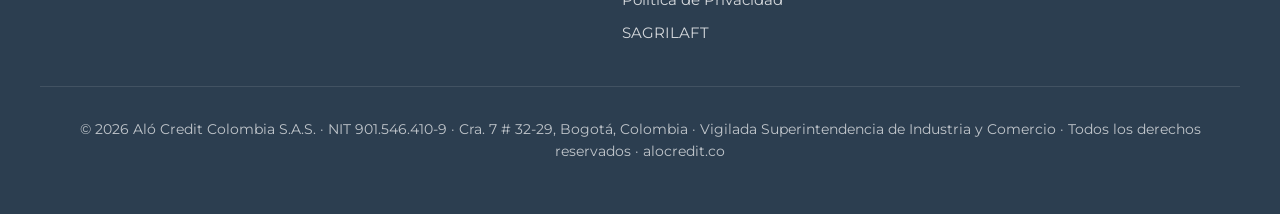
<file: contacto.html>
<!DOCTYPE html>
<html lang="es">

<head>
    <meta charset="UTF-8">
    <meta name="viewport" content="width=device-width, initial-scale=1.0">
    <title>Contacto - Aló Credit Colombia</title>
    <link href="https://fonts.googleapis.com/css2?family=Montserrat:wght@300;400;500;600;700;800&display=swap"
        rel="stylesheet">
    <link rel="stylesheet" href="styles.css">
</head>

<body>
    <!-- Navigation Bar -->
    <nav class="navbar">
        <div class="navbar-content">
            <div class="navbar-logo">
                <a href="index.html#inicio" class="navbar-logo-link">
                    <img src="LogoNav.png" alt="Aló Credit" class="navbar-logo-img">
                </a>
            </div>
            <ul class="nav-links">
                <li><a href="index.html#inicio">Inicio</a></li>
                <li><a href="negocio.html">Para tu negocio</a></li>
                <li><a href="conocenos.html">Conócenos</a></li>
                <li><a href="paga.html">Medios de pago</a></li>
                <li><a href="contacto.html">Contacto</a></li>
            </ul>
            <div class="navbar-buttons">
                <a href="#" class="btn-navbar btn-navbar-primary">Financia tu celular</a>
                <a href="#" class="btn-navbar btn-navbar-secondary">Plataforma Estudio</a>
            </div>
            <button class="hamburger-menu" id="hamburgerMenu">
                <span></span>
                <span></span>
                <span></span>
            </button>
        </div>
    </nav>

    <!-- Mobile Menu -->
    <div class="mobile-menu" id="mobileMenu">
        <ul class="mobile-nav-links">
            <li><a href="index.html#inicio">Inicio</a></li>
            <li><a href="negocio.html">Para tu negocio</a></li>
            <li><a href="conocenos.html">Conócenos</a></li>
            <li><a href="paga.html">Medios de pago</a></li>
            <li><a href="contacto.html">Contacto</a></li>
        </ul>
        <div class="mobile-buttons">
            <a href="#" class="btn-navbar btn-navbar-primary">Financia tu celular</a>
            <a href="#" class="btn-navbar btn-navbar-secondary">Plataforma Estudio</a>
        </div>
    </div>

    <!-- Hero Section -->
    <section class="hero-paga-section" id="inicio">
        <div class="container">
            <div class="hero-content hero-content-centered">
                <div>
                    <h1 class="hero-paga-title">Conoce nuestros canales de atención oficiales</h1>
                    <p class="hero-disclaimer">Selecciona tu medio preferido para comunicarte con nosotros.</p>
                    <p class="hero-disclaimer-small">Canales sujetos a disponibilidad operativa. Para productos de
                        crédito aplican términos y condiciones.</p>
                </div>
            </div>
        </div>
    </section>

    <!-- Contact Section -->
    <section class="contacto-section">
        <div class="container">
            <div class="contacto-grid">
                <!-- Left Side: Contact Methods -->
                <div class="contacto-left" data-parallax="0.02">
                    <div class="horarios-box">
                        <h3>Horarios de atención:</h3>
                        <p class="horarios-subtitle">Lunes a viernes 8:00 AM - 6:00 PM<br>Domingos: Servicios
                            automatizados</p>
                    </div>

                    <div class="canales-contacto">
                        <a href="https://api.whatsapp.com/send/?phone=573243679591&text&type=phone_number&app_absent=0"
                            target="_blank" class="btn-phone" style="text-decoration: none; color: inherit;">
                            <span class="canal-icon">☎️</span>
                            <p>Atención al Cliente Aló Credit<br>+57 324 3679591</p>
                        </a>
                        <a href="https://play.google.com/store/apps/details?id=com.alocredit&hl=es" target="_blank"
                            class="btn-app" style="text-decoration: none; color: inherit;">
                            <span class="canal-icon">📱</span>
                            <p>Descarga nuestra App</p>
                        </a>
                        <a href="negocio.html" class="btn-business" style="text-decoration: none; color: inherit;">
                            <span class="canal-icon">🏪</span>
                            <p>Vende con Aló Credit</p>
                        </a>
                        <button class="btn-email" onclick="window.location.href='mailto:hola@alocredit.co'">
                            <span class="canal-icon">
                                <img src="correo-electronico.png" alt="Email" style="width: 24px; height: 24px;">
                            </span>
                            <p>hola@alocredit.co</p>
                        </button>
                        <button class="btn-instagram">
                            <span class="canal-icon">
                                <img src="instagram.png" alt="Instagram" style="width: 24px; height: 24px;">
                            </span>
                            <p>@alocreditco</p>
                        </button>
                        <a href="https://www.facebook.com/people/Al%C3%B3-Credit-Colombia/61578189384117/?rdid=NAInuY7lux11YVNs&share_url=https%3A%2F%2Fwww.facebook.com%2Fshare%2F1BWmMSH9h4%2F"
                            target="_blank" class="btn-facebook" style="text-decoration: none; color: inherit;">
                            <span class="canal-icon">
                                <img src="facebook.png" alt="Facebook" style="width: 24px; height: 24px;">
                            </span>
                            <p>Aló Credit Colombia</p>
                        </a>
                        <a href="https://www.tiktok.com/@alocreditco" target="_blank" class="btn-tiktok"
                            style="text-decoration: none; color: inherit;">
                            <span class="canal-icon">
                                <img src="tik-tok.png" alt="TikTok" style="width: 24px; height: 24px;">
                            </span>
                            <p>@Aló Credit Colombia</p>
                        </a>
                        <a href="https://www.youtube.com/channel/UCNp1XvaAcFgbTgi-TPwkvpQ" target="_blank"
                            class="btn-youtube" style="text-decoration: none; color: inherit;">
                            <span class="canal-icon">
                                <img src="youtube.png" alt="YouTube" style="width: 24px; height: 24px;">
                            </span>
                            <p>@alocreditco</p>
                        </a>
                    </div>
                </div>

                <!-- Right Side: PQRS Form -->
                <div class="contacto-right" data-parallax="0.02">
                    <div class="formulario-pqrs">
                        <h3>Radicación de peticiones, quejas, reclamos, sugerencias y felicitaciones (PQRS)</h3>

                        <form class="pqrs-form">
                            <div class="form-group">
                                <input type="text" placeholder="Nombre Completo" required>
                            </div>
                            <div class="form-group">
                                <input type="text" placeholder="Número de documento" required>
                            </div>
                            <div class="form-group">
                                <input type="tel" placeholder="Teléfono" required>
                            </div>
                            <div class="form-group">
                                <input type="email" placeholder="Correo electrónico" required>
                            </div>
                            <div class="form-group">
                                <input type="text" placeholder="Selecciona una opción" required>
                            </div>
                            <div class="form-group">
                                <textarea placeholder="Descripción" rows="4"></textarea>
                            </div>

                            <div class="form-options">
                                <label>
                                    <input type="checkbox"> Seleccionar archivo
                                </label>
                                <button type="button" class="btn-upload">📎</button>
                            </div>

                            <div class="form-checkbox">
                                <input type="checkbox" id="acepto-terminos" required>
                                <label for="acepto-terminos">Acepto el tratamiento de mis datos personales según la
                                    <a href="#" onclick="openPolicyModal(event)"
                                        style="color: #FA8514; text-decoration: none;">politica de tratamiento de
                                        datos</a></label>
                            </div>

                            <button type="submit" class="btn btn-primary">Enviar <span class="arrow">→</span></button>
                        </form>
                    </div>
                </div>
            </div>
        </div>
    </section>

    <!-- Policy Modal -->
    <div id="policyModal"
        style="display: none; position: fixed; top: 0; left: 0; width: 100%; height: 100%; background-color: rgba(0, 0, 0, 0.5); z-index: 1000; overflow-y: auto;">
        <div
            style="background-color: white; margin: 40px auto; padding: 40px; border-radius: 1rem; max-width: 600px; box-shadow: 0 4px 20px rgba(0, 0, 0, 0.15);">
            <button onclick="closePolicyModal()"
                style="float: right; background: none; border: none; font-size: 24px; cursor: pointer;">×</button>
            <h2 style="color: #1A1A1A; margin-bottom: 20px;">Política de Tratamiento de Datos</h2>
            <div style="color: #333; line-height: 1.6; font-size: 14px; max-height: 600px; overflow-y: auto;">
                <p>Dando cumplimiento a las disposiciones de la Ley 1581 de 2012, por la cual se dictan normas generales
                    para la protección de datos personales, el Decreto 1377 de 2013 y demás normas que las modifiquen,
                    sustituyan o adicionen, teniendo en cuenta que tales normas tienen por objeto desarrollar el derecho
                    constitucional que tienen las personas a conocer, actualizar y rectificar la información personal
                    que se haya recogido sobre ellas en bases de datos o archivos físicos o digitales, con la entrega de
                    mis datos personales mediante el anterior formulario, autorizo a ALO CREDIT COLOMBIA S.A.S (en
                    adelante Alo Credit identificada con NIT 901.546.410-9 para que realice el tratamiento de mis datos
                    personales públicos, privados o semiprivados bajo las siguientes finalidades:</p>

                <h3 style="color: #FA8514; margin-top: 15px;">Finalidades del Tratamiento</h3>
                <ul style="margin-left: 20px;">
                    <li><strong>Atención al ciudadano/cliente (Gestión PQR):</strong> Recepción y gestión de
                        requerimientos internos o externos sobre productos o servicios. Realizar la recepción, atención,
                        trámite y respuesta de peticiones, quejas, reclamos, sugerencias o felicitaciones.</li>
                    <li><strong>Fidelización de clientes:</strong> Desarrollar estrategias de fidelización y retención
                        de clientes mediante el envío de comunicaciones, beneficios y promociones.</li>
                    <li><strong>Gestión de estadísticas internas:</strong> Recolectar, procesar y analizar información
                        con fines estadísticos internos.</li>
                    <li><strong>Procedimientos administrativos:</strong> Adelantar los trámites administrativos
                        necesarios para el cumplimiento de obligaciones legales, contractuales o institucionales.</li>
                    <li><strong>Envío de comunicaciones:</strong> Contactar al titular de la información por medios
                        físicos, electrónicos o telefónicos.</li>
                    <li><strong>Gestión administrativa:</strong> Realizar actividades de planeación, organización y
                        control de procesos internos.</li>
                    <li><strong>Gestión de Bienes y Servicios:</strong> Adquisición, administración, mantenimiento y
                        control de bienes y servicios.</li>
                    <li><strong>Gestión de clientes:</strong> Administrar la información de los clientes y usuarios.
                    </li>
                    <li><strong>Gestión de cobros y pagos:</strong> Ejecutar procesos de facturación, recaudo y pagos.
                    </li>
                    <li><strong>Gestión económica y contable:</strong> Registrar y reportar operaciones económicas y
                        financieras.</li>
                    <li><strong>Gestión fiscal:</strong> Cumplir con obligaciones tributarias y fiscales.</li>
                    <li><strong>Históricos de relaciones comerciales:</strong> Conservar registros para trazabilidad y
                        auditoría.</li>
                    <li><strong>Verificación de datos y referencias:</strong> Validar la veracidad de la información
                        suministrada.</li>
                    <li><strong>Verificación de requisitos jurídicos, técnicos y/o financieros:</strong> Revisar
                        cumplimiento de requisitos exigidos.</li>
                    <li><strong>Cumplimiento/incumplimiento de obligaciones financieras:</strong> Registrar y reportar
                        el cumplimiento de obligaciones.</li>
                    <li><strong>Gestión de tarjetas de crédito y similares:</strong> Administrar productos financieros.
                    </li>
                    <li><strong>Prestación de servicios de solvencia patrimonial y crédito:</strong> Realizar consultas
                        y evaluaciones de capacidad financiera.</li>
                </ul>

                <h3 style="color: #FA8514; margin-top: 15px;">Derechos del Titular</h3>
                <p>El titular puede conocer la Política de Tratamiento de Datos Personales aplicable y ejercer los
                    derechos de acceso, consulta, corrección o supresión de datos o de revocación de la autorización o
                    de reclamo por infracción sobre sus datos, mediante un escrito dirigido a ALO CREDIT COLOMBIA S.A.S
                    a la dirección de correo electrónico <a href="mailto:hola@alocredit.co" target="_blank"
                        style="color: #FA8514; text-decoration: none;"><strong>hola@alocredit.co</strong></a> indicando
                    en el asunto el
                    derecho que desea ejercitar, o mediante correo ordinario remitido a la dirección <strong>Carrera 7 #
                        32-29 Piso 9</strong>.</p>

                <p style="margin-top: 15px;">La política de tratamiento a la que se encuentran sujetos los datos
                    personales se podrá consultar en la página web <a href="politica.html"
                        style="color: #FA8514; text-decoration: none;">Política de tratamiento de datos</a> o acceder a
                    través
                    del siguiente correo electrónico: <a href="mailto:hola@alocredit.co" target="_blank"
                        style="color: #FA8514; text-decoration: none;"><strong>hola@alocredit.co</strong></a></p>
            </div>
            <button onclick="closePolicyModal()"
                style="margin-top: 20px; padding: 10px 20px; background-color: #FA8514; color: white; border: none; border-radius: 0.5rem; cursor: pointer; font-size: 14px;">Cerrar</button>
        </div>
    </div>

    <!-- Floating Button -->
    <div class="floating-button">
        <a href="https://play.google.com/store/apps/details?id=com.alocredit&hl=es" target="_blank"
            class="floating-button-link">
            <img src="Boton nuevo.png" alt="Botón flotante" class="floating-button-img">
        </a>
    </div>

    <!-- Footer -->
    <!-- Footer -->
    <footer class="footer">
        <div class="container">
            <div class="footer-top">
                <div class="footer-logo">
                    <img src="Logo footer1.png" alt="Aló Credit" class="footer-logo-img">
                </div>
                <div class="footer-links">
                    <div class="footer-section">
                        <h3>Navegar</h3>
                        <ul>
                            <li><a href="negocio.html#formulario">Vincula tu tienda</a></li>
                            <li><a href="index.html#proceso">Crédito Celulares</a></li>
                            <li><a href="conocenos.html">Conócenos</a></li>
                        </ul>
                    </div>

                    <div class="footer-section">
                        <h3>Legal</h3>
                        <ul>
                            <li><a href="politica.html">Política de tratamiento de datos</a></li>
                            <li><a href="terminos.html">Términos y condiciones de uso</a></li>
                            <li><a href="retracto.html">Derecho de Retracto.</a></li>
                            <li><a href="contacto.html">Formulario de PQRS.</a></li>
                            <li><a href="cookies.html">Política de cookies.</a></li>
                        </ul>
                    </div>

                    <div class="footer-section">
                        <ul>
                            <li><a href="terminos-cuotas.html">Términos y condiciones (cuotas catorcenales)</a></li>
                            <li><a href="dlc.html">DLC - Términos y condiciones</a></li>
                            <li><a href="#etica">Línea ética</a></li>
                            <li><a href="pqrs-procedimiento.html">Procedimiento para el tratamiento de peticiones,
                                    quejas y reclamos</a></li>
                            <li><a href="privacidad.html">Política de Privacidad</a></li>
                            <li><a href="sagrilaft.html">SAGRILAFT</a></li>
                        </ul>
                    </div>

                    <div class="footer-section">
                        <h3>Contacto</h3>
                        <ul>
                            <li><a href="https://api.whatsapp.com/send/?phone=573243679591&text&type=phone_number&app_absent=0"
                                    target="_blank">WhatsApp Atención</a></li>
                            <li><a href="contacto.html">Radique sus Peticiones, Quejas y Reclamos</a></li>
                        </ul>
                    </div>

                    <div class="footer-section">
                        <h3>Redes Sociales</h3>
                        <ul>
                            <li><a href="https://www.instagram.com/alocreditcol" target="_blank">Instagram</a></li>
                            <li><a href="https://www.facebook.com/people/Al%C3%B3-Credit-Colombia/61578189384117/?rdid=NAInuY7lux11YVNs&share_url=https%3A%2F%2Fwww.facebook.com%2Fshare%2F1BWmMSH9h4%2F"
                                    target="_blank">Facebook</a></li>
                            <li><a href="https://www.tiktok.com/@alocreditco" target="_blank">TikTok</a></li>
                            <li><a href="https://www.youtube.com/channel/UCNp1XvaAcFgbTgi-TPwkvpQ"
                                    target="_blank">Youtube</a></li>
                            <li><a href="https://co.linkedin.com/company/alocredit" target="_blank">LinkedIn</a></li>
                        </ul>
                    </div>
                </div>
            </div>

            <div class="footer-bottom">
                <p>© 2026 Aló Credit Colombia S.A.S. · NIT 901.546.410-9 · Cra. 7 # 32-29, Bogotá, Colombia · Vigilada
                    Superintendencia de Industria y Comercio · Todos los derechos reservados · alocredit.co</p>
            </div>
        </div>
    </footer>

    <script>
        // Policy Modal functionality
        function openPolicyModal(event) {
            event.preventDefault();
            document.getElementById('policyModal').style.display = 'block';
        }

        function closePolicyModal() {
            document.getElementById('policyModal').style.display = 'none';
        }

        window.addEventListener('click', (event) => {
            const modal = document.getElementById('policyModal');
            if (event.target === modal) {
                closePolicyModal();
            }
        });

        // Hamburger menu functionality
        const hamburgerMenu = document.getElementById('hamburgerMenu');
        const mobileMenu = document.getElementById('mobileMenu');
        const mobileNavLinks = document.querySelectorAll('.mobile-nav-links a');

        hamburgerMenu.addEventListener('click', () => {
            hamburgerMenu.classList.toggle('active');
            mobileMenu.classList.toggle('active');
        });

        // Close menu when a link is clicked
        mobileNavLinks.forEach(link => {
            link.addEventListener('click', () => {
                hamburgerMenu.classList.remove('active');
                mobileMenu.classList.remove('active');
            });
        });

        // Close menu when clicking outside
        document.addEventListener('click', (event) => {
            const isClickInsideNav = event.target.closest('.navbar') || event.target.closest('.mobile-menu');
            if (!isClickInsideNav && mobileMenu.classList.contains('active')) {
                hamburgerMenu.classList.remove('active');
                mobileMenu.classList.remove('active');
            }
        });

        // Active nav link indicator
        function setActiveNavLink() {
            const currentPage = window.location.pathname.split('/').pop() || 'index.html';
            const navLinks = document.querySelectorAll('.nav-links a, .mobile-nav-links a');

            navLinks.forEach(link => {
                link.classList.remove('nav-active');
                const href = link.getAttribute('href');
                const linkPage = href.split('/').pop();

                if ((currentPage === '' || currentPage === 'index.html') && (href === '#inicio' || href === 'index.html#inicio')) {
                    link.classList.add('nav-active');
                } else if (linkPage === currentPage) {
                    link.classList.add('nav-active');
                }
            });
        }

        setActiveNavLink();
        window.addEventListener('hashchange', setActiveNavLink);

        // Parallax effect
        const parallaxElements = document.querySelectorAll('[data-parallax]');

        window.addEventListener('scroll', () => {
            const scrollY = window.scrollY;

            parallaxElements.forEach(element => {
                const speed = element.getAttribute('data-parallax') || 0.5;
                const offset = -scrollY * speed;
                element.style.transform = `translateY(${offset}px)`;
            });
        });
    </script>
</body>

</html>
</file>
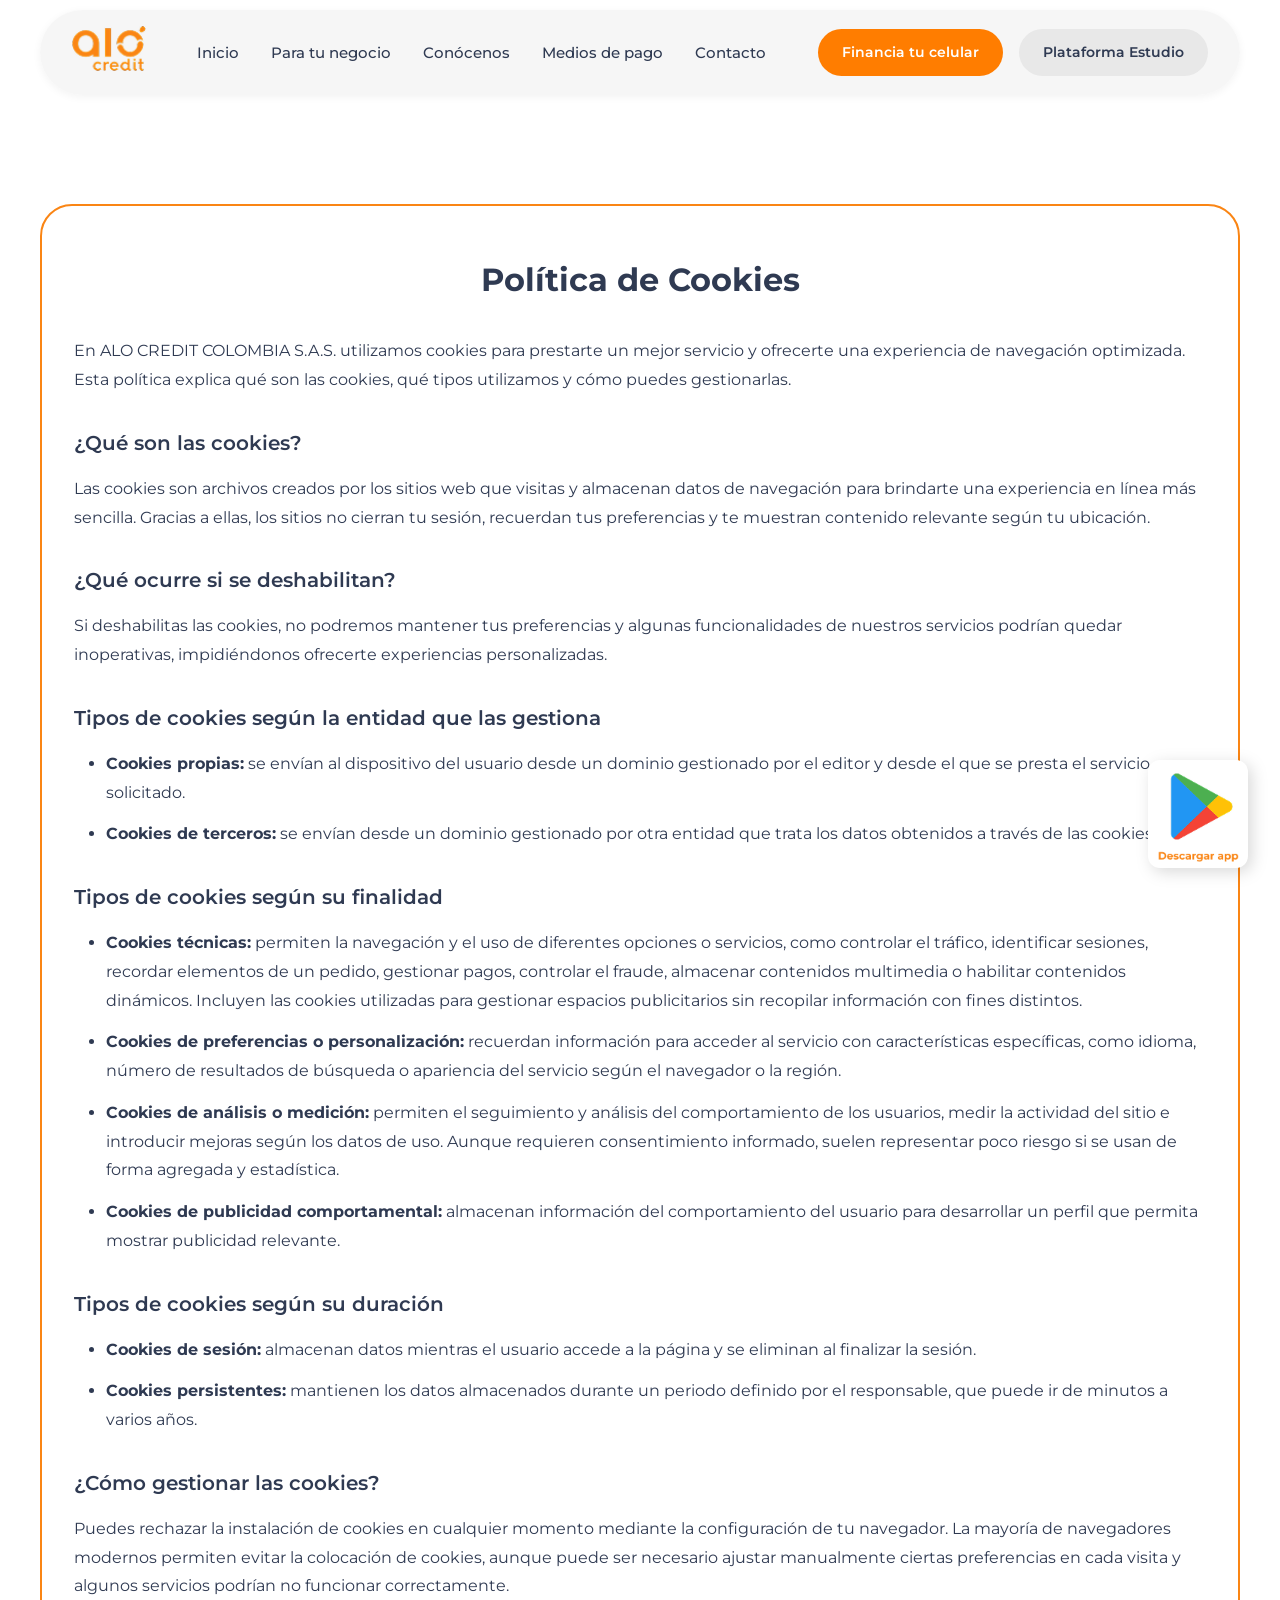
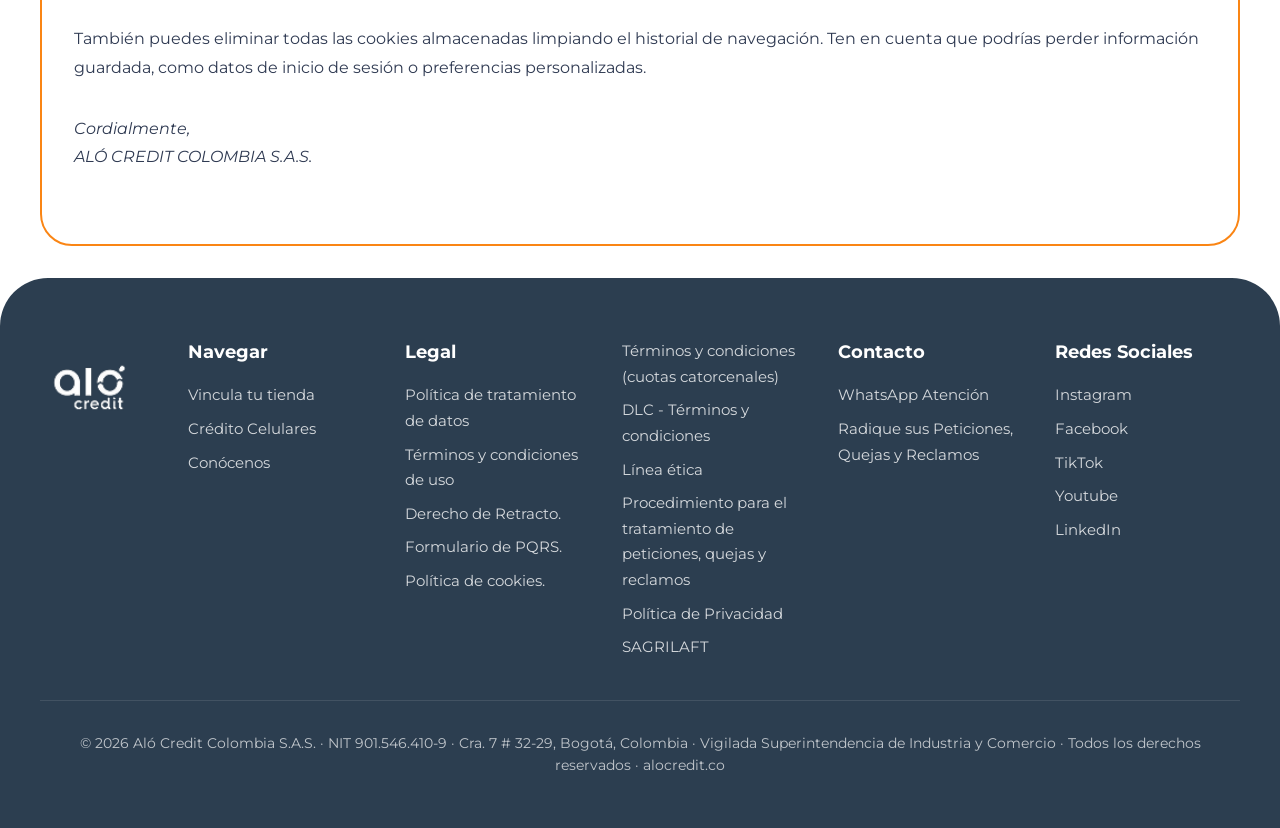
<file: cookies.html>
<!DOCTYPE html>
<html lang="es">
<head>
    <meta charset="UTF-8">
    <meta name="viewport" content="width=device-width, initial-scale=1.0">
    <title>Política de Cookies - Aló Credit Colombia</title>
    <link href="https://fonts.googleapis.com/css2?family=Montserrat:wght@300;400;500;600;700;800&display=swap" rel="stylesheet">
    <link rel="stylesheet" href="styles.css">
</head>
<body>
    <!-- Navigation Bar -->
    <nav class="navbar">
        <div class="navbar-content">
            <div class="navbar-logo">
                <a href="index.html" class="navbar-logo-link">
                    <img src="LogoNav.png" alt="Aló Credit" class="navbar-logo-img">
                </a>
            </div>
            <ul class="nav-links">
                <li><a href="index.html#inicio">Inicio</a></li>
                <li><a href="negocio.html">Para tu negocio</a></li>
                <li><a href="conocenos.html">Conócenos</a></li>
                <li><a href="paga.html">Medios de pago</a></li>
                <li><a href="contacto.html">Contacto</a></li>
            </ul>
            <div class="navbar-buttons">
                <a href="#" class="btn-navbar btn-navbar-primary">Financia tu celular</a>
                <a href="#" class="btn-navbar btn-navbar-secondary">Plataforma Estudio</a>
            </div>
            <button class="hamburger-menu" id="hamburgerMenu">
                <span></span>
                <span></span>
                <span></span>
            </button>
        </div>
    </nav>

    <!-- Mobile Menu -->
    <div class="mobile-menu" id="mobileMenu">
        <ul class="mobile-nav-links">
            <li><a href="index.html#inicio">Inicio</a></li>
            <li><a href="negocio.html">Para tu negocio</a></li>
            <li><a href="conocenos.html">Conócenos</a></li>
            <li><a href="paga.html">Medios de pago</a></li>
            <li><a href="contacto.html">Contacto</a></li>
        </ul>
        <div class="mobile-buttons">
            <a href="#" class="btn-navbar btn-navbar-primary">Financia tu celular</a>
            <a href="#" class="btn-navbar btn-navbar-secondary">Plataforma Estudio</a>
        </div>
    </div>

    <!-- Hero Section -->
    <section class="hero-paga-section no-gradient" id="inicio">
        <div class="container">
            <div class="hero-content hero-content-centered">
            </div>
        </div>
    </section>

    <!-- Content Section -->
    <section class="politica-section">
        <div class="container">
            <div class="politica-content">
                <div class="politica-pdf-container politica-orange-box">
                    <h2>Política de Cookies</h2>

                    <p>En ALO CREDIT COLOMBIA S.A.S. utilizamos cookies para prestarte un mejor servicio y ofrecerte una experiencia de navegación optimizada. Esta política explica qué son las cookies, qué tipos utilizamos y cómo puedes gestionarlas.</p>

                    <h3>¿Qué son las cookies?</h3>
                    <p>Las cookies son archivos creados por los sitios web que visitas y almacenan datos de navegación para brindarte una experiencia en línea más sencilla. Gracias a ellas, los sitios no cierran tu sesión, recuerdan tus preferencias y te muestran contenido relevante según tu ubicación.</p>

                    <h3>¿Qué ocurre si se deshabilitan?</h3>
                    <p>Si deshabilitas las cookies, no podremos mantener tus preferencias y algunas funcionalidades de nuestros servicios podrían quedar inoperativas, impidiéndonos ofrecerte experiencias personalizadas.</p>

                    <h3>Tipos de cookies según la entidad que las gestiona</h3>
                    <ul>
                        <li><strong>Cookies propias:</strong> se envían al dispositivo del usuario desde un dominio gestionado por el editor y desde el que se presta el servicio solicitado.</li>
                        <li><strong>Cookies de terceros:</strong> se envían desde un dominio gestionado por otra entidad que trata los datos obtenidos a través de las cookies.</li>
                    </ul>

                    <h3>Tipos de cookies según su finalidad</h3>
                    <ul>
                        <li><strong>Cookies técnicas:</strong> permiten la navegación y el uso de diferentes opciones o servicios, como controlar el tráfico, identificar sesiones, recordar elementos de un pedido, gestionar pagos, controlar el fraude, almacenar contenidos multimedia o habilitar contenidos dinámicos. Incluyen las cookies utilizadas para gestionar espacios publicitarios sin recopilar información con fines distintos.</li>
                        <li><strong>Cookies de preferencias o personalización:</strong> recuerdan información para acceder al servicio con características específicas, como idioma, número de resultados de búsqueda o apariencia del servicio según el navegador o la región.</li>
                        <li><strong>Cookies de análisis o medición:</strong> permiten el seguimiento y análisis del comportamiento de los usuarios, medir la actividad del sitio e introducir mejoras según los datos de uso. Aunque requieren consentimiento informado, suelen representar poco riesgo si se usan de forma agregada y estadística.</li>
                        <li><strong>Cookies de publicidad comportamental:</strong> almacenan información del comportamiento del usuario para desarrollar un perfil que permita mostrar publicidad relevante.</li>
                    </ul>

                    <h3>Tipos de cookies según su duración</h3>
                    <ul>
                        <li><strong>Cookies de sesión:</strong> almacenan datos mientras el usuario accede a la página y se eliminan al finalizar la sesión.</li>
                        <li><strong>Cookies persistentes:</strong> mantienen los datos almacenados durante un periodo definido por el responsable, que puede ir de minutos a varios años.</li>
                    </ul>

                    <h3>¿Cómo gestionar las cookies?</h3>
                    <p>Puedes rechazar la instalación de cookies en cualquier momento mediante la configuración de tu navegador. La mayoría de navegadores modernos permiten evitar la colocación de cookies, aunque puede ser necesario ajustar manualmente ciertas preferencias en cada visita y algunos servicios podrían no funcionar correctamente.</p>

                    <p>También puedes eliminar todas las cookies almacenadas limpiando el historial de navegación. Ten en cuenta que podrías perder información guardada, como datos de inicio de sesión o preferencias personalizadas.</p>

                    <p style="margin-top: 2rem; font-style: italic;">Cordialmente,<br>ALÓ CREDIT COLOMBIA S.A.S.</p>
                </div>
            </div>
        </div>
    </section>

    <!-- Floating Button -->
    <div class="floating-button">
        <a href="https://play.google.com/store/apps/details?id=com.alocredit&hl=es" target="_blank" class="floating-button-link">
            <img src="Boton nuevo.png" alt="Botón flotante" class="floating-button-img">
        </a>
    </div>

    <!-- Footer -->
    <footer class="footer">
        <div class="container">
            <div class="footer-top">
                <div class="footer-logo">
                    <img src="Logo footer1.png" alt="Aló Credit" class="footer-logo-img">
                </div>
                <div class="footer-links">
                    <div class="footer-section">
                        <h3>Navegar</h3>
                        <ul>
                            <li><a href="negocio.html#formulario">Vincula tu tienda</a></li>
                            <li><a href="index.html#proceso">Crédito Celulares</a></li>
                            <li><a href="conocenos.html">Conócenos</a></li>
                        </ul>
                    </div>

                    <div class="footer-section">
                        <h3>Legal</h3>
                        <ul>
                            <li><a href="politica.html">Política de tratamiento de datos</a></li>
                            <li><a href="terminos.html">Términos y condiciones de uso</a></li>
                            <li><a href="retracto.html">Derecho de Retracto.</a></li>
                            <li><a href="contacto.html">Formulario de PQRS.</a></li>
                            <li><a href="cookies.html">Política de cookies.</a></li>
                        </ul>
                    </div>

                    <div class="footer-section">
                        <ul>
                            <li><a href="terminos-cuotas.html">Términos y condiciones (cuotas catorcenales)</a></li>
                            <li><a href="dlc.html">DLC - Términos y condiciones</a></li>
                            <li><a href="#etica">Línea ética</a></li>
                            <li><a href="pqrs-procedimiento.html">Procedimiento para el tratamiento de peticiones, quejas y reclamos</a></li>
                            <li><a href="privacidad.html">Política de Privacidad</a></li>
                            <li><a href="sagrilaft.html">SAGRILAFT</a></li>
                        </ul>
                    </div>

                    <div class="footer-section">
                        <h3>Contacto</h3>
                        <ul>
                            <li><a href="https://api.whatsapp.com/send/?phone=573243679591&text&type=phone_number&app_absent=0" target="_blank">WhatsApp Atención</a></li>
                            <li><a href="contacto.html">Radique sus Peticiones, Quejas y Reclamos</a></li>
                        </ul>
                    </div>

                    <div class="footer-section">
                        <h3>Redes Sociales</h3>
                        <ul>
                            <li><a href="https://www.instagram.com/alocreditcol" target="_blank">Instagram</a></li>
                            <li><a href="https://www.facebook.com/people/Al%C3%B3-Credit-Colombia/61578189384117/?rdid=NAInuY7lux11YVNs&share_url=https%3A%2F%2Fwww.facebook.com%2Fshare%2F1BWmMSH9h4%2F" target="_blank">Facebook</a></li>
                            <li><a href="https://www.tiktok.com/@alocreditco" target="_blank">TikTok</a></li>
                            <li><a href="https://www.youtube.com/channel/UCNp1XvaAcFgbTgi-TPwkvpQ" target="_blank">Youtube</a></li>
                            <li><a href="https://co.linkedin.com/company/alocredit" target="_blank">LinkedIn</a></li>
                        </ul>
                    </div>
                </div>
            </div>

            <div class="footer-bottom">
                <p>© 2026 Aló Credit Colombia S.A.S. · NIT 901.546.410-9 · Cra. 7 # 32-29, Bogotá, Colombia · Vigilada Superintendencia de Industria y Comercio · Todos los derechos reservados · alocredit.co</p>
            </div>
        </div>
    </footer>

    <script>
        // Hamburger menu functionality
        const hamburgerMenu = document.getElementById('hamburgerMenu');
        const mobileMenu = document.getElementById('mobileMenu');
        const mobileNavLinks = document.querySelectorAll('.mobile-nav-links a');

        hamburgerMenu.addEventListener('click', () => {
            hamburgerMenu.classList.toggle('active');
            mobileMenu.classList.toggle('active');
        });

        // Close menu when a link is clicked
        mobileNavLinks.forEach(link => {
            link.addEventListener('click', () => {
                hamburgerMenu.classList.remove('active');
                mobileMenu.classList.remove('active');
            });
        });

        // Close menu when clicking outside
        document.addEventListener('click', (event) => {
            const isClickInsideNav = event.target.closest('.navbar') || event.target.closest('.mobile-menu');
            if (!isClickInsideNav && mobileMenu.classList.contains('active')) {
                hamburgerMenu.classList.remove('active');
                mobileMenu.classList.remove('active');
            }
        });

        // Active nav link indicator
        function setActiveNavLink() {
            const currentPage = window.location.pathname.split('/').pop() || 'index.html';
            const navLinks = document.querySelectorAll('.nav-links a, .mobile-nav-links a');

            navLinks.forEach(link => {
                link.classList.remove('nav-active');
                const href = link.getAttribute('href');
                const linkPage = href.split('/').pop();

                if ((currentPage === '' || currentPage === 'index.html') && (href === '#inicio' || href === 'index.html#inicio')) {
                    link.classList.add('nav-active');
                } else if (linkPage === currentPage) {
                    link.classList.add('nav-active');
                }
            });
        }

        setActiveNavLink();
        window.addEventListener('hashchange', setActiveNavLink);
    </script>
</body>
</html>
</file>
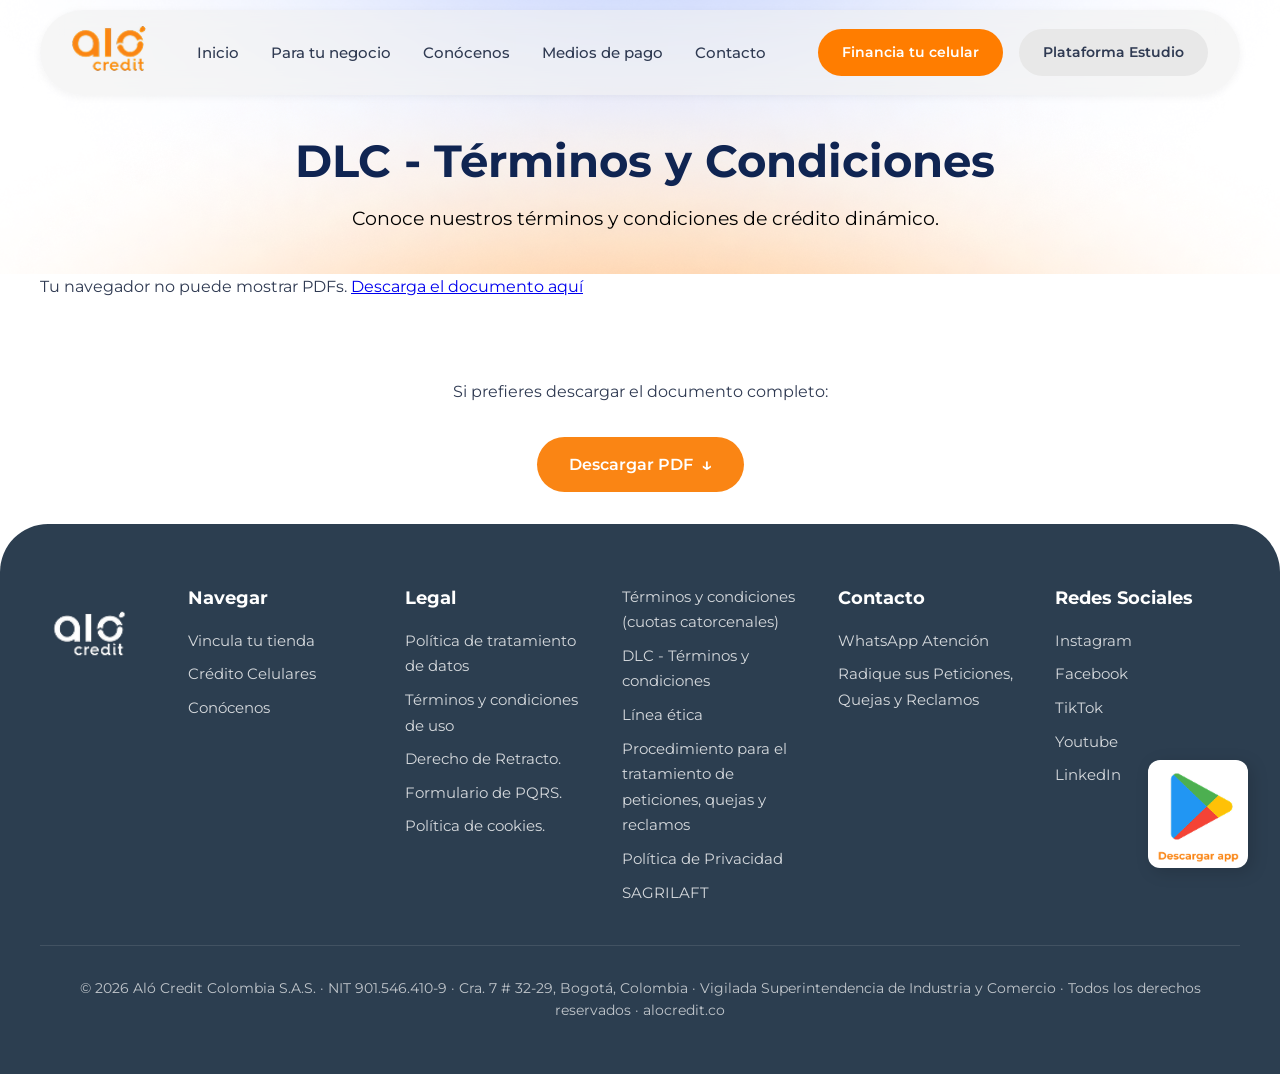
<file: dlc.html>
<!DOCTYPE html>
<html lang="es">
<head>
    <meta charset="UTF-8">
    <meta name="viewport" content="width=device-width, initial-scale=1.0">
    <title>DLC - Términos y Condiciones - Aló Credit Colombia</title>
    <link href="https://fonts.googleapis.com/css2?family=Montserrat:wght@300;400;500;600;700;800&display=swap" rel="stylesheet">
    <link rel="stylesheet" href="styles.css">
</head>
<body>
    <!-- Navigation Bar -->
    <nav class="navbar">
        <div class="navbar-content">
            <div class="navbar-logo">
                <a href="index.html" class="navbar-logo-link">
                    <img src="LogoNav.png" alt="Aló Credit" class="navbar-logo-img">
                </a>
            </div>
            <ul class="nav-links">
                <li><a href="index.html#inicio">Inicio</a></li>
                <li><a href="negocio.html">Para tu negocio</a></li>
                <li><a href="conocenos.html">Conócenos</a></li>
                <li><a href="paga.html">Medios de pago</a></li>
                <li><a href="contacto.html">Contacto</a></li>
            </ul>
            <div class="navbar-buttons">
                <a href="#" class="btn-navbar btn-navbar-primary">Financia tu celular</a>
                <a href="#" class="btn-navbar btn-navbar-secondary">Plataforma Estudio</a>
            </div>
            <button class="hamburger-menu" id="hamburgerMenu">
                <span></span>
                <span></span>
                <span></span>
            </button>
        </div>
    </nav>

    <!-- Mobile Menu -->
    <div class="mobile-menu" id="mobileMenu">
        <ul class="mobile-nav-links">
            <li><a href="index.html#inicio">Inicio</a></li>
            <li><a href="negocio.html">Para tu negocio</a></li>
            <li><a href="conocenos.html">Conócenos</a></li>
            <li><a href="paga.html">Medios de pago</a></li>
            <li><a href="contacto.html">Contacto</a></li>
        </ul>
        <div class="mobile-buttons">
            <a href="#" class="btn-navbar btn-navbar-primary">Financia tu celular</a>
            <a href="#" class="btn-navbar btn-navbar-secondary">Plataforma Estudio</a>
        </div>
    </div>

    <!-- Hero Section -->
    <section class="hero-paga-section" id="inicio">
        <div class="container">
            <div class="hero-content hero-content-centered">
                <div>
                    <h1 class="hero-paga-title">DLC - Términos y Condiciones</h1>
                    <p class="hero-disclaimer">Conoce nuestros términos y condiciones de crédito dinámico.</p>
                </div>
            </div>
        </div>
    </section>

    <!-- Content Section -->
    <section class="politica-section">
        <div class="container">
            <div class="politica-content">
                <div class="politica-pdf-container">
                    <object data="DLC-Terminos-y-condiciones-AloCredit.pdf"
                            type="application/pdf"
                            width="100%"
                            height="800px"
                            style="border: none; border-radius: 1rem;">
                        <p>Tu navegador no puede mostrar PDFs.
                            <a href="DLC-Terminos-y-condiciones-AloCredit.pdf">Descarga el documento aquí</a>
                        </p>
                    </object>
                </div>
                <div class="politica-download">
                    <p>Si prefieres descargar el documento completo:</p>
                    <a href="DLC-Terminos-y-condiciones-AloCredit.pdf" download class="btn-download-simple">
                        Descargar PDF <span class="arrow">↓</span>
                    </a>
                </div>
            </div>
        </div>
    </section>

    <!-- Floating Button -->
    <div class="floating-button">
        <a href="https://play.google.com/store/apps/details?id=com.alocredit&hl=es" target="_blank" class="floating-button-link">
            <img src="Boton nuevo.png" alt="Botón flotante" class="floating-button-img">
        </a>
    </div>

    <!-- Footer -->
    <footer class="footer">
        <div class="container">
            <div class="footer-top">
                <div class="footer-logo">
                    <img src="Logo footer1.png" alt="Aló Credit" class="footer-logo-img">
                </div>
                <div class="footer-links">
                    <div class="footer-section">
                        <h3>Navegar</h3>
                        <ul>
                            <li><a href="negocio.html#formulario">Vincula tu tienda</a></li>
                            <li><a href="index.html#proceso">Crédito Celulares</a></li>
                            <li><a href="conocenos.html">Conócenos</a></li>
                        </ul>
                    </div>

                    <div class="footer-section">
                        <h3>Legal</h3>
                        <ul>
                            <li><a href="politica.html">Política de tratamiento de datos</a></li>
                            <li><a href="terminos.html">Términos y condiciones de uso</a></li>
                            <li><a href="retracto.html">Derecho de Retracto.</a></li>
                            <li><a href="contacto.html">Formulario de PQRS.</a></li>
                            <li><a href="cookies.html">Política de cookies.</a></li>
                        </ul>
                    </div>

                    <div class="footer-section">
                        <ul>
                            <li><a href="terminos-cuotas.html">Términos y condiciones (cuotas catorcenales)</a></li>
                            <li><a href="dlc.html">DLC - Términos y condiciones</a></li>
                            <li><a href="#etica">Línea ética</a></li>
                            <li><a href="pqrs-procedimiento.html">Procedimiento para el tratamiento de peticiones, quejas y reclamos</a></li>
                            <li><a href="privacidad.html">Política de Privacidad</a></li>
                            <li><a href="sagrilaft.html">SAGRILAFT</a></li>
                        </ul>
                    </div>

                    <div class="footer-section">
                        <h3>Contacto</h3>
                        <ul>
                            <li><a href="https://api.whatsapp.com/send/?phone=573243679591&text&type=phone_number&app_absent=0" target="_blank">WhatsApp Atención</a></li>
                            <li><a href="contacto.html">Radique sus Peticiones, Quejas y Reclamos</a></li>
                        </ul>
                    </div>

                    <div class="footer-section">
                        <h3>Redes Sociales</h3>
                        <ul>
                            <li><a href="https://www.instagram.com/alocreditcol" target="_blank">Instagram</a></li>
                            <li><a href="https://www.facebook.com/people/Al%C3%B3-Credit-Colombia/61578189384117/?rdid=NAInuY7lux11YVNs&share_url=https%3A%2F%2Fwww.facebook.com%2Fshare%2F1BWmMSH9h4%2F" target="_blank">Facebook</a></li>
                            <li><a href="https://www.tiktok.com/@alocreditco" target="_blank">TikTok</a></li>
                            <li><a href="https://www.youtube.com/channel/UCNp1XvaAcFgbTgi-TPwkvpQ" target="_blank">Youtube</a></li>
                            <li><a href="https://co.linkedin.com/company/alocredit" target="_blank">LinkedIn</a></li>
                        </ul>
                    </div>
                </div>
            </div>

            <div class="footer-bottom">
                <p>© 2026 Aló Credit Colombia S.A.S. · NIT 901.546.410-9 · Cra. 7 # 32-29, Bogotá, Colombia · Vigilada Superintendencia de Industria y Comercio · Todos los derechos reservados · alocredit.co</p>
            </div>
        </div>
    </footer>

    <script>
        // Hamburger menu functionality
        const hamburgerMenu = document.getElementById('hamburgerMenu');
        const mobileMenu = document.getElementById('mobileMenu');
        const mobileNavLinks = document.querySelectorAll('.mobile-nav-links a');

        hamburgerMenu.addEventListener('click', () => {
            hamburgerMenu.classList.toggle('active');
            mobileMenu.classList.toggle('active');
        });

        // Close menu when a link is clicked
        mobileNavLinks.forEach(link => {
            link.addEventListener('click', () => {
                hamburgerMenu.classList.remove('active');
                mobileMenu.classList.remove('active');
            });
        });

        // Close menu when clicking outside
        document.addEventListener('click', (event) => {
            const isClickInsideNav = event.target.closest('.navbar') || event.target.closest('.mobile-menu');
            if (!isClickInsideNav && mobileMenu.classList.contains('active')) {
                hamburgerMenu.classList.remove('active');
                mobileMenu.classList.remove('active');
            }
        });

        // Active nav link indicator
        function setActiveNavLink() {
            const currentPage = window.location.pathname.split('/').pop() || 'index.html';
            const navLinks = document.querySelectorAll('.nav-links a, .mobile-nav-links a');

            navLinks.forEach(link => {
                link.classList.remove('nav-active');
                const href = link.getAttribute('href');
                const linkPage = href.split('/').pop();

                if ((currentPage === '' || currentPage === 'index.html') && (href === '#inicio' || href === 'index.html#inicio')) {
                    link.classList.add('nav-active');
                } else if (linkPage === currentPage) {
                    link.classList.add('nav-active');
                }
            });
        }

        setActiveNavLink();
        window.addEventListener('hashchange', setActiveNavLink);
    </script>
</body>
</html>
</file>
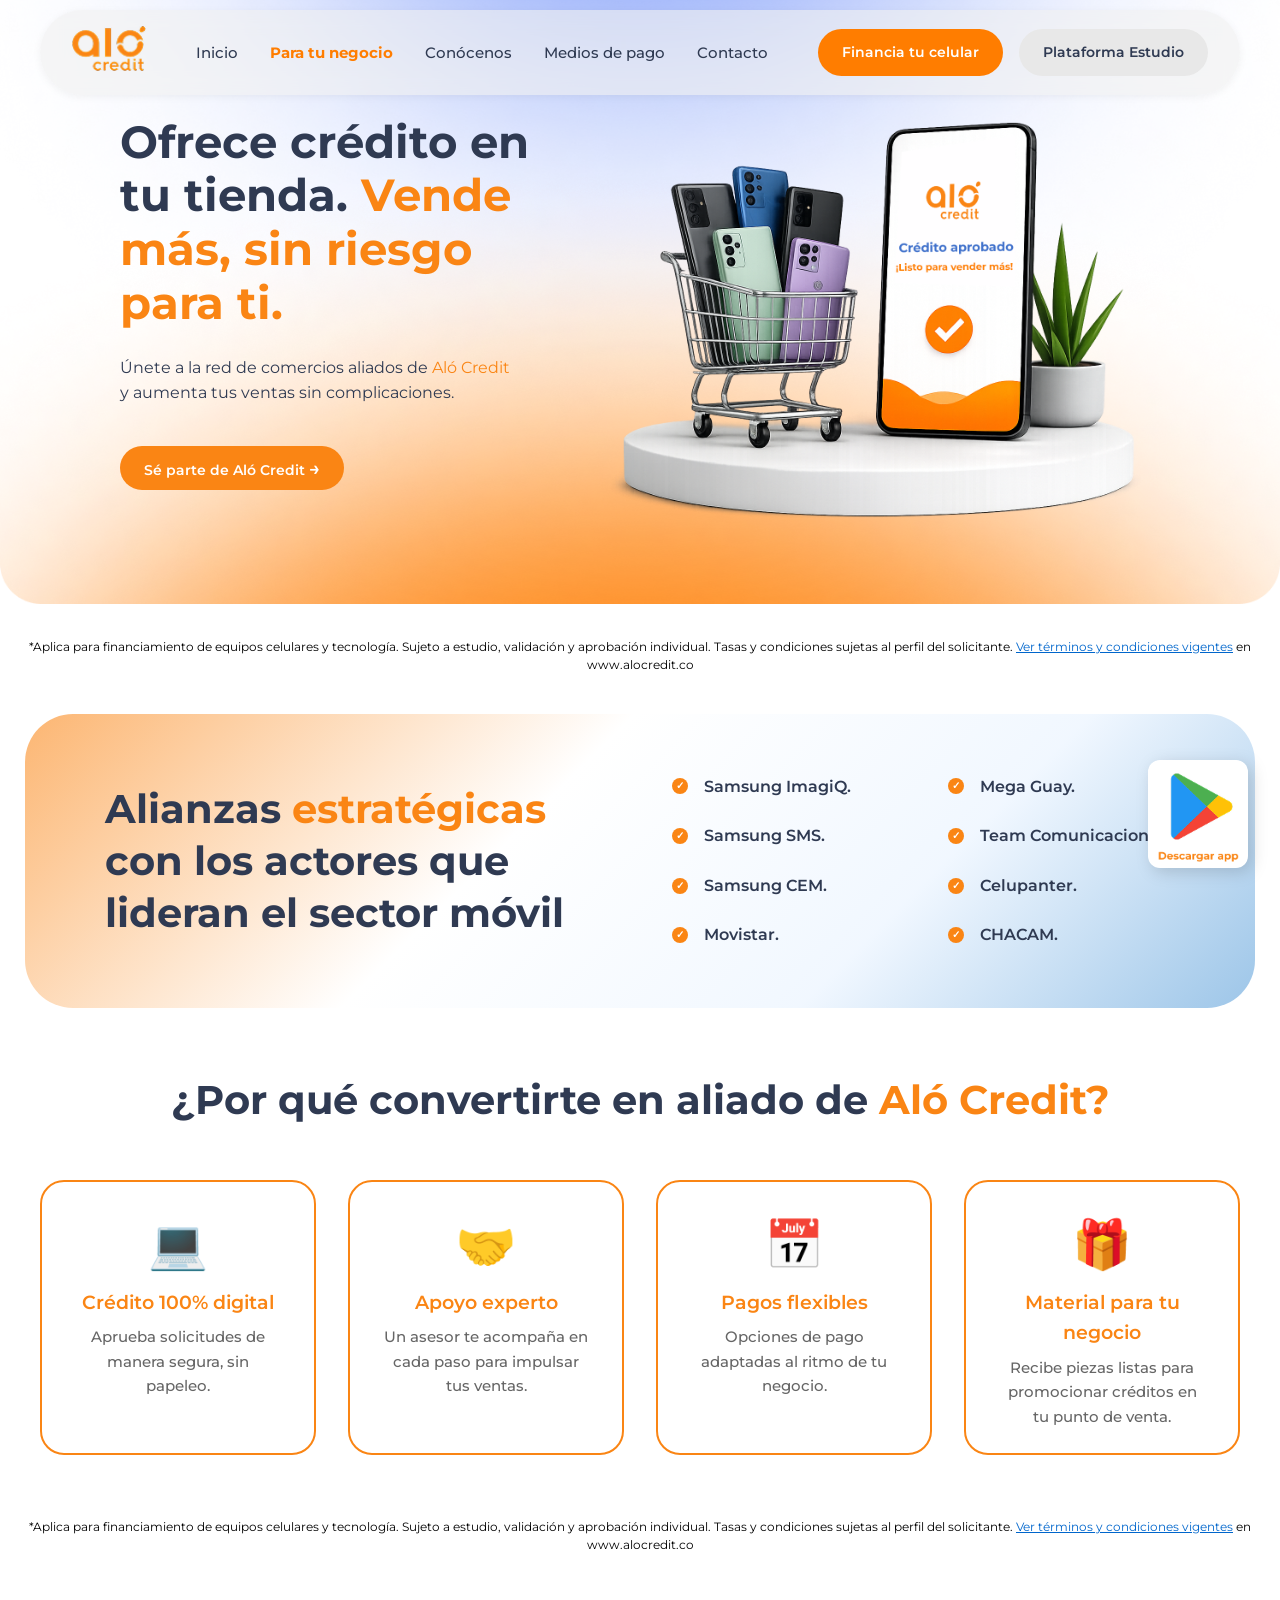
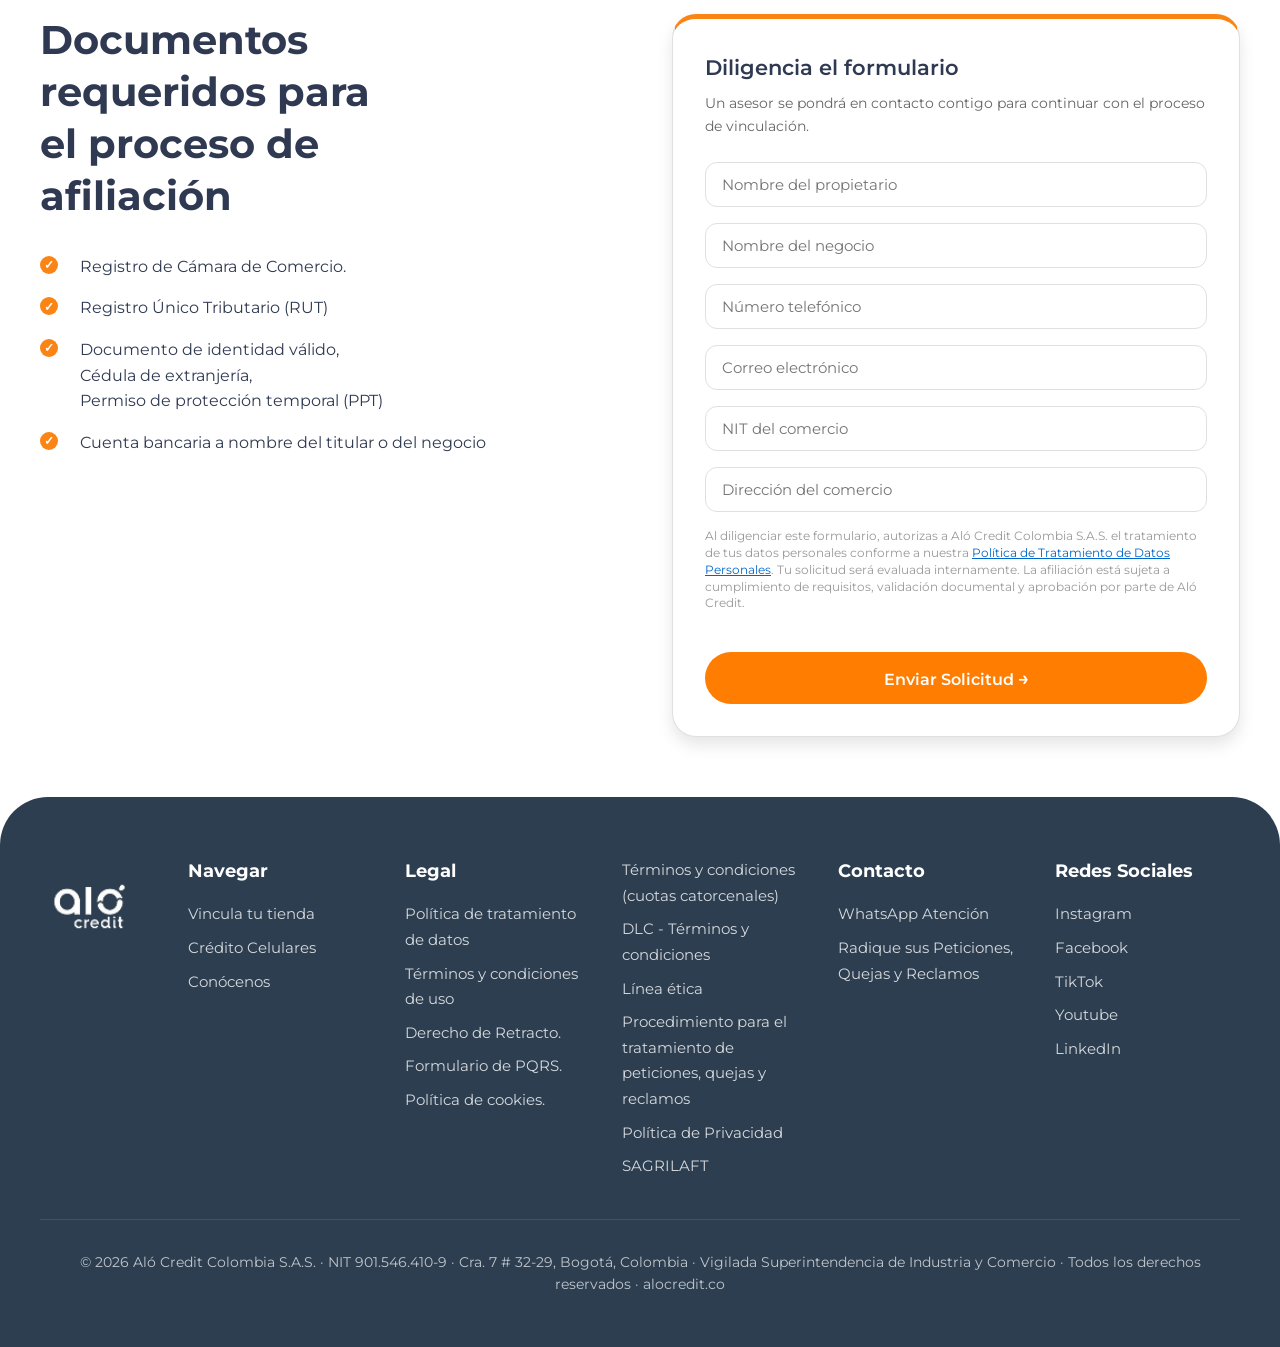
<file: negocio.html>
<!DOCTYPE html>
<html lang="es">

<head>
    <meta charset="UTF-8">
    <meta name="viewport" content="width=device-width, initial-scale=1.0">
    <title>Negocio - Aló Credit Colombia</title>
    <link href="https://fonts.googleapis.com/css2?family=Montserrat:wght@300;400;500;600;700;800&display=swap"
        rel="stylesheet">
    <link rel="stylesheet" href="styles.css">
</head>

<body>
    <!-- Navigation Bar -->
    <nav class="navbar">
        <div class="navbar-content">
            <div class="navbar-logo">
                <a href="index.html#inicio" class="navbar-logo-link">
                    <img src="LogoNav.png" alt="Aló Credit" class="navbar-logo-img">
                </a>
            </div>
            <ul class="nav-links">
                <li><a href="index.html#inicio">Inicio</a></li>
                <li><a href="negocio.html">Para tu negocio</a></li>
                <li><a href="conocenos.html">Conócenos</a></li>
                <li><a href="paga.html">Medios de pago</a></li>
                <li><a href="contacto.html">Contacto</a></li>
            </ul>
            <div class="navbar-buttons">
                <a href="#" class="btn-navbar btn-navbar-primary">Financia tu celular</a>
                <a href="#" class="btn-navbar btn-navbar-secondary">Plataforma Estudio</a>
            </div>
            <button class="hamburger-menu" id="hamburgerMenu">
                <span></span>
                <span></span>
                <span></span>
            </button>
        </div>
    </nav>

    <!-- Mobile Menu -->
    <div class="mobile-menu" id="mobileMenu">
        <ul class="mobile-nav-links">
            <li><a href="index.html#inicio">Inicio</a></li>
            <li><a href="negocio.html">Negocio</a></li>
            <li><a href="conocenos.html">Conócenos</a></li>
            <li><a href="index.html#paga">Medios de pago</a></li>
            <li><a href="contacto.html">Contacto</a></li>
        </ul>
        <div class="mobile-buttons">
            <a href="#" class="btn-navbar btn-navbar-primary">Financia tu celular</a>
            <a href="#" class="btn-navbar btn-navbar-secondary">Plataforma Estudio</a>
        </div>
    </div>

    <!-- Hero Section - Ofrece crédito en tu tienda -->
    <section class="hero-negocio-section">
        <div class="container">
            <div class="negocio-hero-content">
                <h1>Ofrece crédito en tu tienda. <span class="negocio-orange">Vende más, sin riesgo para ti.</span></h1>
                <p>Únete a la red de comercios aliados de <span class="negocio-orange">Aló Credit</span><br>y aumenta tus ventas sin complicaciones.</p>
                <button class="btn btn-hero"
                    onclick="const element = document.querySelector('.formulario-box h3'); const y = element.getBoundingClientRect().top + window.pageYOffset - 150; window.scrollTo({top: y, behavior: 'smooth'})"><span
                        style="color: white;">Sé parte de</span> <span style="color: white;">Aló Credit</span> <span
                        class="arrow" style="color: white;">→</span></button>
            </div>
            <div class="negocio-hero-image">
                <img src="Imagen hero negociov3.png" alt="Hero Negocio" class="negocio-hero-img">
            </div>
            <div class="hero-disclaimer">
                <p>*Aplica para financiamiento de equipos celulares y tecnología. Sujeto a estudio, validación y
                    aprobación
                    individual. Tasas y condiciones sujetas al perfil del solicitante. <a href="terminos.html"
                        style="color: #0066cc; text-decoration: underline;">Ver términos y condiciones vigentes</a>
                    en www.alocredit.co</p>
            </div>
        </div>
    </section>

    <!-- Alianzas Estratégicas Section -->
    <section class="alianzas-section">
        <div class="container">
            <div class="alianzas-grid">
                <div class="alianzas-left">
                    <h2>Alianzas <span class="alianzas-orange">estratégicas</span><br>con los actores que<br>lideran el
                        sector móvil</h2>
                </div>
                <div class="alianzas-right">
                    <div class="alianzas-list">
                        <div class="alianzas-item">
                            <span class="alianzas-dot">✓</span>
                            <p>Samsung ImagiQ.</p>
                        </div>
                        <div class="alianzas-item">
                            <span class="alianzas-dot">✓</span>
                            <p>Samsung SMS.</p>
                        </div>
                        <div class="alianzas-item">
                            <span class="alianzas-dot">✓</span>
                            <p>Samsung CEM.</p>
                        </div>
                        <div class="alianzas-item">
                            <span class="alianzas-dot">✓</span>
                            <p>Movistar.</p>
                        </div>
                    </div>
                    <div class="alianzas-list">
                        <div class="alianzas-item">
                            <span class="alianzas-dot">✓</span>
                            <p>Mega Guay.</p>
                        </div>
                        <div class="alianzas-item">
                            <span class="alianzas-dot">✓</span>
                            <p>Team Comunicaciones.</p>
                        </div>
                        <div class="alianzas-item">
                            <span class="alianzas-dot">✓</span>
                            <p>Celupanter.</p>
                        </div>
                        <div class="alianzas-item">
                            <span class="alianzas-dot">✓</span>
                            <p>CHACAM.</p>
                        </div>
                    </div>
                </div>
            </div>
        </div>
    </section>

    <!-- ¿Por qué convertirnos en aliado? Section -->
    <section class="por-que-section">
        <div class="container">
            <h2>¿Por qué convertirte en aliado de <span class="por-que-orange">Aló Credit?</span></h2>
            <div class="por-que-grid">
                <div class="por-que-card por-que-card-featured">
                    <div class="por-que-icon">💻</div>
                    <h3 class="por-que-card-title-orange">Crédito 100% digital</h3>
                    <p class="por-que-card-text-medium">Aprueba solicitudes de manera segura, sin papeleo.</p>
                </div>
                <div class="por-que-card por-que-card-featured">
                    <div class="por-que-icon">🤝</div>
                    <h3 class="por-que-card-title-orange">Apoyo experto</h3>
                    <p class="por-que-card-text-medium">Un asesor te acompaña en cada paso para impulsar tus ventas.</p>
                </div>
                <div class="por-que-card por-que-card-featured">
                    <div class="por-que-icon">📅</div>
                    <h3 class="por-que-card-title-orange">Pagos flexibles</h3>
                    <p class="por-que-card-text-medium">Opciones de pago adaptadas al ritmo de tu negocio.</p>
                </div>
                <div class="por-que-card por-que-card-featured">
                    <div class="por-que-icon">🎁</div>
                    <h3 class="por-que-card-title-orange">Material para tu negocio</h3>
                    <p class="por-que-card-text-medium">Recibe piezas listas para promocionar créditos en tu punto de
                        venta.</p>
                </div>
            </div>
        </div>
    </section>

    <!-- Disclaimer -->
    <div class="hero-disclaimer">
        <p>*Aplica para financiamiento de equipos celulares y tecnología. Sujeto a estudio, validación y aprobación
            individual. Tasas y condiciones sujetas al perfil del solicitante. <a href="terminos.html"
                style="color: #0066cc; text-decoration: underline;">Ver términos y condiciones vigentes</a> en
            www.alocredit.co</p>
    </div>

    <!-- Documentos Requeridos Section -->
    <section class="documentos-section">
        <div class="container">
            <div class="documentos-grid">
                <div class="documentos-left">
                    <h2>Documentos<br>requeridos para<br>el proceso de<br>afiliación</h2>
                    <ul class="documentos-list">
                        <li>Registro de Cámara de Comercio.</li>
                        <li>Registro Único Tributario (RUT)</li>
                        <li>Documento de identidad válido,<br>Cédula de extranjería,<br>Permiso de protección temporal
                            (PPT)</li>
                        <li>Cuenta bancaria a nombre del titular o del negocio</li>
                    </ul>
                </div>
                <div class="documentos-right">
                    <div class="formulario-box" id="formulario">
                        <h3>Diligencia el formulario</h3>
                        <p class="formulario-subtexto">Un asesor se pondrá en contacto contigo para continuar con el
                            proceso de vinculación.</p>
                        <form class="documentos-form">
                            <input type="text" placeholder="Nombre del propietario" required>
                            <input type="text" placeholder="Nombre del negocio" required>
                            <input type="tel" placeholder="Número telefónico" required>
                            <input type="email" placeholder="Correo electrónico" required>
                            <input type="text" placeholder="NIT del comercio" required>
                            <input type="text" placeholder="Dirección del comercio" required>
                            <p class="formulario-disclaimer">Al diligenciar este formulario, autorizas a Aló Credit
                                Colombia S.A.S. el tratamiento de tus datos personales conforme a nuestra <a href="politica.html" style="color: #0066cc; text-decoration: underline;">Política de
                                Tratamiento de Datos Personales</a>. Tu solicitud será evaluada
                                internamente. La afiliación está sujeta a cumplimiento de requisitos, validación
                                documental y aprobación por parte de Aló Credit.</p>
                            <button type="submit" class="btn btn-primary">Enviar Solicitud <span
                                    class="arrow">→</span></button>
                        </form>
                    </div>
                </div>
            </div>
        </div>
    </section>

    <!-- Floating Button -->
    <div class="floating-button">
        <a href="https://play.google.com/store/apps/details?id=com.alocredit&hl=es" target="_blank" class="floating-button-link">
            <img src="Boton nuevo.png" alt="Botón flotante" class="floating-button-img">
        </a>
    </div>

    <!-- Mouse Cursor Icon -->
    <div class="mouse-light" id="mouseLight">👆</div>

    <!-- Footer -->
    <!-- Footer -->
    <footer class="footer">
        <div class="container">
            <div class="footer-top">
                <div class="footer-logo">
                    <img src="Logo footer1.png" alt="Aló Credit" class="footer-logo-img">
                </div>
                <div class="footer-links">
                    <div class="footer-section">
                        <h3>Navegar</h3>
                        <ul>
                            <li><a href="negocio.html#formulario">Vincula tu tienda</a></li>
                            <li><a href="index.html#proceso">Crédito Celulares</a></li>
                            <li><a href="conocenos.html">Conócenos</a></li>
                        </ul>
                    </div>

                    <div class="footer-section">
                        <h3>Legal</h3>
                        <ul>
                            <li><a href="politica.html">Política de tratamiento de datos</a></li>
                            <li><a href="terminos.html">Términos y condiciones de uso</a></li>
                            <li><a href="retracto.html">Derecho de Retracto.</a></li>
                            <li><a href="contacto.html">Formulario de PQRS.</a></li>
                            <li><a href="cookies.html">Política de cookies.</a></li>
                        </ul>
                    </div>

                    <div class="footer-section">
                        <ul>
                            <li><a href="terminos-cuotas.html">Términos y condiciones (cuotas catorcenales)</a></li>
                            <li><a href="dlc.html">DLC - Términos y condiciones</a></li>
                            <li><a href="#etica">Línea ética</a></li>
                            <li><a href="pqrs-procedimiento.html">Procedimiento para el tratamiento de peticiones,
                                    quejas y reclamos</a></li>
                            <li><a href="privacidad.html">Política de Privacidad</a></li>
                            <li><a href="sagrilaft.html">SAGRILAFT</a></li>
                        </ul>
                    </div>

                    <div class="footer-section">
                        <h3>Contacto</h3>
                        <ul>
                            <li><a href="https://api.whatsapp.com/send/?phone=573243679591&text&type=phone_number&app_absent=0"
                                    target="_blank">WhatsApp Atención</a></li>
                            <li><a href="contacto.html">Radique sus Peticiones, Quejas y Reclamos</a></li>
                        </ul>
                    </div>

                    <div class="footer-section">
                        <h3>Redes Sociales</h3>
                        <ul>
                            <li><a href="https://www.instagram.com/alocreditcol" target="_blank">Instagram</a></li>
                            <li><a href="https://www.facebook.com/people/Al%C3%B3-Credit-Colombia/61578189384117/?rdid=NAInuY7lux11YVNs&share_url=https%3A%2F%2Fwww.facebook.com%2Fshare%2F1BWmMSH9h4%2F"
                                    target="_blank">Facebook</a></li>
                            <li><a href="https://www.tiktok.com/@alocreditco" target="_blank">TikTok</a></li>
                            <li><a href="https://www.youtube.com/channel/UCNp1XvaAcFgbTgi-TPwkvpQ"
                                    target="_blank">Youtube</a></li>
                            <li><a href="https://co.linkedin.com/company/alocredit" target="_blank">LinkedIn</a></li>
                        </ul>
                    </div>
                </div>
            </div>

            <div class="footer-bottom">
                <p>© 2026 Aló Credit Colombia S.A.S. · NIT 901.546.410-9 · Cra. 7 # 32-29, Bogotá, Colombia · Vigilada
                    Superintendencia de Industria y Comercio · Todos los derechos reservados · alocredit.co</p>
            </div>
        </div>
    </footer>

    <script>
        // Hamburger menu functionality
        const hamburgerMenu = document.getElementById('hamburgerMenu');
        const mobileMenu = document.getElementById('mobileMenu');
        const mobileNavLinks = document.querySelectorAll('.mobile-nav-links a');

        hamburgerMenu.addEventListener('click', () => {
            hamburgerMenu.classList.toggle('active');
            mobileMenu.classList.toggle('active');
        });

        // Close menu when a link is clicked
        mobileNavLinks.forEach(link => {
            link.addEventListener('click', () => {
                hamburgerMenu.classList.remove('active');
                mobileMenu.classList.remove('active');
            });
        });

        // Close menu when clicking outside
        document.addEventListener('click', (event) => {
            const isClickInsideNav = event.target.closest('.navbar') || event.target.closest('.mobile-menu');
            if (!isClickInsideNav && mobileMenu.classList.contains('active')) {
                hamburgerMenu.classList.remove('active');
                mobileMenu.classList.remove('active');
            }
        });

        // Active nav link indicator
        function setActiveNavLink() {
            const currentPage = window.location.pathname.split('/').pop() || 'index.html';
            const navLinks = document.querySelectorAll('.nav-links a, .mobile-nav-links a');

            navLinks.forEach(link => {
                link.classList.remove('nav-active');
                const href = link.getAttribute('href');
                const linkPage = href.split('/').pop();

                if ((currentPage === '' || currentPage === 'index.html') && (href === '#inicio' || href === 'index.html#inicio')) {
                    link.classList.add('nav-active');
                } else if (linkPage === currentPage) {
                    link.classList.add('nav-active');
                }
            });
        }

        setActiveNavLink();
        window.addEventListener('hashchange', setActiveNavLink);

        // Mouse light effect - Gradient interaction only
        const mouseLight = document.getElementById('mouseLight');
        const footer = document.querySelector('.footer');

        document.addEventListener('mousemove', (e) => {
            const mouseX = e.clientX;
            const mouseY = e.clientY;

            // Check if mouse is over footer
            const footerRect = footer.getBoundingClientRect();
            const isOverFooter = mouseY >= footerRect.top;

            // Move the cursor icon
            mouseLight.style.left = mouseX + 'px';
            mouseLight.style.top = mouseY + 'px';

            // Show cursor icon always
            mouseLight.style.opacity = '1';
            document.body.style.cursor = 'auto';
        });
    </script>
</body>

</html>
</file>
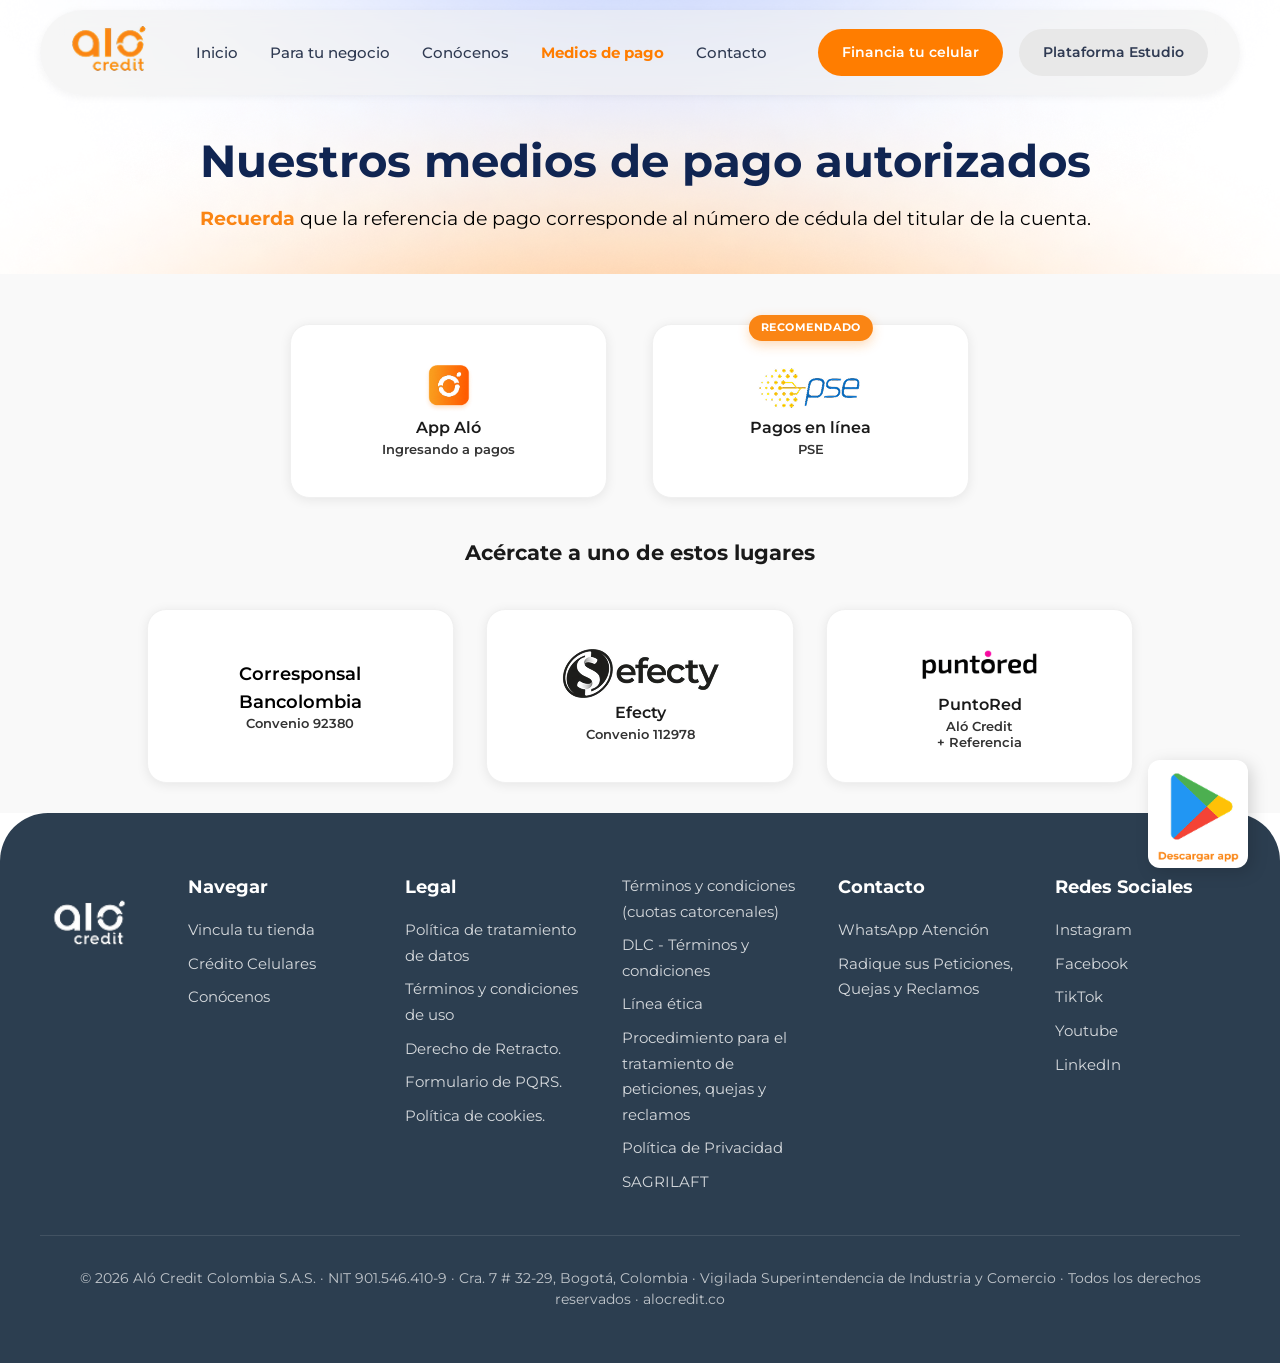
<file: paga.html>
<!DOCTYPE html>
<html lang="es">

<head>
    <meta charset="UTF-8">
    <meta name="viewport" content="width=device-width, initial-scale=1.0">
    <title>Paga tu Cuota - Aló Credit Colombia</title>
    <link href="https://fonts.googleapis.com/css2?family=Montserrat:wght@300;400;500;600;700;800&display=swap"
        rel="stylesheet">
    <link rel="stylesheet" href="styles.css">
</head>

<body>
    <!-- Navigation Bar -->
    <nav class="navbar">
        <div class="navbar-content">
            <div class="navbar-logo">
                <a href="index.html#inicio" class="navbar-logo-link">
                    <img src="LogoNav.png" alt="Aló Credit" class="navbar-logo-img">
                </a>
            </div>
            <ul class="nav-links">
                <li><a href="index.html#inicio">Inicio</a></li>
                <li><a href="negocio.html">Para tu negocio</a></li>
                <li><a href="conocenos.html">Conócenos</a></li>
                <li><a href="paga.html">Medios de pago</a></li>
                <li><a href="contacto.html">Contacto</a></li>
            </ul>
            <div class="navbar-buttons">
                <a href="#" class="btn-navbar btn-navbar-primary">Financia tu celular</a>
                <a href="#" class="btn-navbar btn-navbar-secondary">Plataforma Estudio</a>
            </div>
            <button class="hamburger-menu" id="hamburgerMenu">
                <span></span>
                <span></span>
                <span></span>
            </button>
        </div>
    </nav>

    <!-- Mobile Menu -->
    <div class="mobile-menu" id="mobileMenu">
        <ul class="mobile-nav-links">
            <li><a href="index.html#inicio">Inicio</a></li>
            <li><a href="negocio.html">Para tu negocio</a></li>
            <li><a href="conocenos.html">Conócenos</a></li>
            <li><a href="paga.html">Medios de pago</a></li>
            <li><a href="contacto.html">Contacto</a></li>
        </ul>
        <div class="mobile-buttons">
            <a href="#" class="btn-navbar btn-navbar-primary">Financia tu celular</a>
            <a href="#" class="btn-navbar btn-navbar-secondary">Plataforma Estudio</a>
        </div>
    </div>

    <!-- Hero Section -->
    <section class="hero-paga-section" id="inicio">
        <div class="container">
            <div class="hero-content hero-content-centered">
                <div>
                    <h1 class="hero-paga-title">Nuestros medios de pago autorizados</h1>
                    <p class="hero-disclaimer"><span class="disclaimer-highlight">Recuerda</span> que la referencia de
                        pago corresponde al número de cédula del titular de la cuenta.</p>
                </div>
            </div>
        </div>
    </section>

    <!-- Payment Methods Section - Online Payments -->
    <section class="paga-metodos paga-metodos-1">
        <div class="container">
            <div class="metodos-grid">
                <a href="https://play.google.com/store/apps/details?id=com.alocredit&hl=es" target="_blank"
                    class="card-app-alo" style="text-decoration: none;">
                    <div class="metodo-logo">
                        <img src="Logo Aló1.png" alt="App Aló" class="metodo-img">
                    </div>
                    <h3>App Aló</h3>
                    <p>Ingresando a pagos</p>
                </a>
                <a href="https://pagos.alocredit.co/" target="_blank" class="card-pse card-pse-recomendado"
                    style="text-decoration: none;">
                    <span class="badge-recomendado">RECOMENDADO</span>
                    <div class="metodo-logo">
                        <img src="logo-pse 1.png" alt="PSE" class="metodo-img">
                    </div>
                    <h3>Pagos en línea</h3>
                    <p>PSE</p>
                </a>
            </div>
        </div>
    </section>

    <!-- Payment Methods Section - Correspondents -->
    <section class="paga-metodos paga-metodos-2">
        <h2 class="paga-title-secondary">Acércate a uno de estos lugares</h2>
        <div class="container">
            <div class="metodos-grid">
                <div class="card-bancolombia" onclick="copyToClipboard('92380', this)" style="cursor: pointer;">
                    <h3>Corresponsal<br>Bancolombia</h3>
                    <p>Convenio 92380</p>
                </div>
                <div class="card-efecty" onclick="copyToClipboard('112978', this)" style="cursor: pointer;">
                    <div class="metodo-logo">
                        <img src="Logo efecty.png" alt="Efecty" class="metodo-img">
                    </div>
                    <h3>Efecty</h3>
                    <p>Convenio 112978</p>
                </div>
                <div class="card-puntored" onclick="copyToClipboard('Aló Credit', this)" style="cursor: pointer;">
                    <div class="metodo-logo">
                        <img src="Puntored 1.png" alt="PuntoRed" class="metodo-img">
                    </div>
                    <h3>PuntoRed</h3>
                    <p>Aló Credit<br>+ Referencia</p>
                </div>
            </div>
        </div>
    </section>

    <!-- Floating Button -->
    <div class="floating-button">
        <a href="https://play.google.com/store/apps/details?id=com.alocredit&hl=es" target="_blank" class="floating-button-link">
            <img src="Boton nuevo.png" alt="Botón flotante" class="floating-button-img">
        </a>
    </div>

    <!-- Footer -->
    <!-- Footer -->
    <footer class="footer">
        <div class="container">
            <div class="footer-top">
                <div class="footer-logo">
                    <img src="Logo footer1.png" alt="Aló Credit" class="footer-logo-img">
                </div>
                <div class="footer-links">
                    <div class="footer-section">
                        <h3>Navegar</h3>
                        <ul>
                            <li><a href="negocio.html#formulario">Vincula tu tienda</a></li>
                            <li><a href="index.html#proceso">Crédito Celulares</a></li>
                            <li><a href="conocenos.html">Conócenos</a></li>
                        </ul>
                    </div>

                    <div class="footer-section">
                        <h3>Legal</h3>
                        <ul>
                            <li><a href="politica.html">Política de tratamiento de datos</a></li>
                            <li><a href="terminos.html">Términos y condiciones de uso</a></li>
                            <li><a href="retracto.html">Derecho de Retracto.</a></li>
                            <li><a href="contacto.html">Formulario de PQRS.</a></li>
                            <li><a href="cookies.html">Política de cookies.</a></li>
                        </ul>
                    </div>

                    <div class="footer-section">
                        <ul>
                            <li><a href="terminos-cuotas.html">Términos y condiciones (cuotas catorcenales)</a></li>
                            <li><a href="dlc.html">DLC - Términos y condiciones</a></li>
                            <li><a href="#etica">Línea ética</a></li>
                            <li><a href="pqrs-procedimiento.html">Procedimiento para el tratamiento de peticiones,
                                    quejas y reclamos</a></li>
                            <li><a href="privacidad.html">Política de Privacidad</a></li>
                            <li><a href="sagrilaft.html">SAGRILAFT</a></li>
                        </ul>
                    </div>

                    <div class="footer-section">
                        <h3>Contacto</h3>
                        <ul>
                            <li><a href="https://api.whatsapp.com/send/?phone=573243679591&text&type=phone_number&app_absent=0"
                                    target="_blank">WhatsApp Atención</a></li>
                            <li><a href="contacto.html">Radique sus Peticiones, Quejas y Reclamos</a></li>
                        </ul>
                    </div>

                    <div class="footer-section">
                        <h3>Redes Sociales</h3>
                        <ul>
                            <li><a href="https://www.instagram.com/alocreditcol" target="_blank">Instagram</a></li>
                            <li><a href="https://www.facebook.com/people/Al%C3%B3-Credit-Colombia/61578189384117/?rdid=NAInuY7lux11YVNs&share_url=https%3A%2F%2Fwww.facebook.com%2Fshare%2F1BWmMSH9h4%2F"
                                    target="_blank">Facebook</a></li>
                            <li><a href="https://www.tiktok.com/@alocreditco" target="_blank">TikTok</a></li>
                            <li><a href="https://www.youtube.com/channel/UCNp1XvaAcFgbTgi-TPwkvpQ"
                                    target="_blank">Youtube</a></li>
                            <li><a href="https://co.linkedin.com/company/alocredit" target="_blank">LinkedIn</a></li>
                        </ul>
                    </div>
                </div>
            </div>

            <div class="footer-bottom">
                <p>© 2026 Aló Credit Colombia S.A.S. · NIT 901.546.410-9 · Cra. 7 # 32-29, Bogotá, Colombia · Vigilada
                    Superintendencia de Industria y Comercio · Todos los derechos reservados · alocredit.co</p>
            </div>
        </div>
    </footer>

    <script>
        // Copy to clipboard functionality
        function copyToClipboard(text, element) {
            navigator.clipboard.writeText(text).then(() => {
                const originalText = element.innerHTML;
                element.innerHTML = '<p style="color: #4CAF50; font-weight: bold;">¡Número copiado!</p>';
                setTimeout(() => {
                    element.innerHTML = originalText;
                }, 2000);
            }).catch(err => {
                console.error('Error al copiar:', err);
            });
        }

        // Hamburger menu functionality
        const hamburgerMenu = document.getElementById('hamburgerMenu');
        const mobileMenu = document.getElementById('mobileMenu');
        const mobileNavLinks = document.querySelectorAll('.mobile-nav-links a');

        hamburgerMenu.addEventListener('click', () => {
            hamburgerMenu.classList.toggle('active');
            mobileMenu.classList.toggle('active');
        });

        // Close menu when a link is clicked
        mobileNavLinks.forEach(link => {
            link.addEventListener('click', () => {
                hamburgerMenu.classList.remove('active');
                mobileMenu.classList.remove('active');
            });
        });

        // Close menu when clicking outside
        document.addEventListener('click', (event) => {
            const isClickInsideNav = event.target.closest('.navbar') || event.target.closest('.mobile-menu');
            if (!isClickInsideNav && mobileMenu.classList.contains('active')) {
                hamburgerMenu.classList.remove('active');
                mobileMenu.classList.remove('active');
            }
        });

        // Active nav link indicator
        function setActiveNavLink() {
            const currentPage = window.location.pathname.split('/').pop() || 'index.html';
            const navLinks = document.querySelectorAll('.nav-links a, .mobile-nav-links a');

            navLinks.forEach(link => {
                link.classList.remove('nav-active');
                const href = link.getAttribute('href');
                const linkPage = href.split('/').pop();

                if ((currentPage === '' || currentPage === 'index.html') && (href === '#inicio' || href === 'index.html#inicio')) {
                    link.classList.add('nav-active');
                } else if (linkPage === currentPage) {
                    link.classList.add('nav-active');
                }
            });
        }

        setActiveNavLink();
        window.addEventListener('hashchange', setActiveNavLink);
    </script>
</body>

</html>
</file>
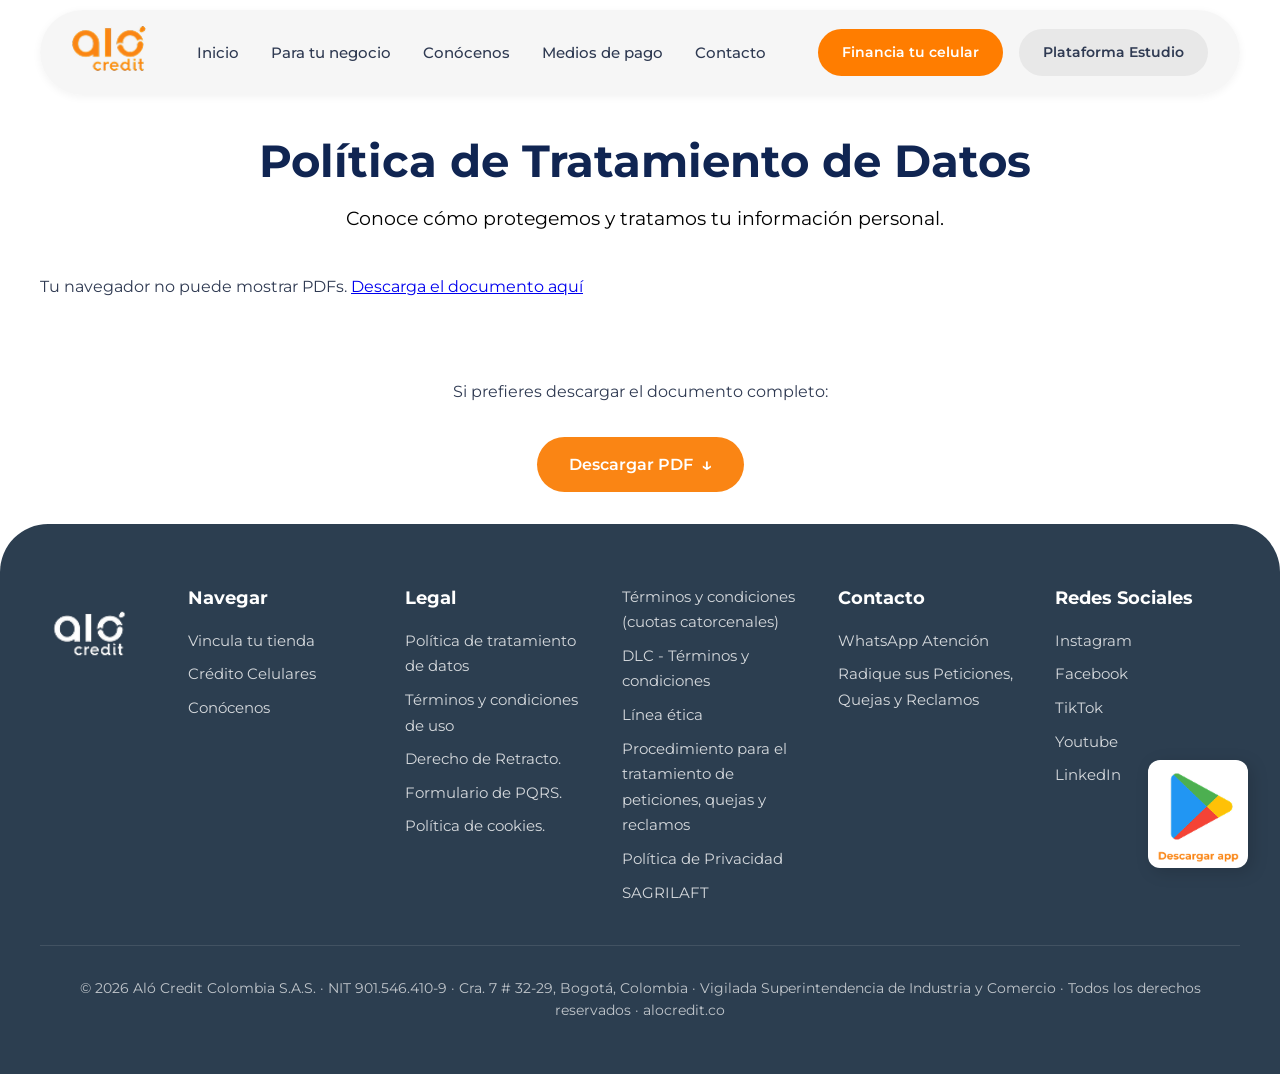
<file: politica.html>
<!DOCTYPE html>
<html lang="es">
<head>
    <meta charset="UTF-8">
    <meta name="viewport" content="width=device-width, initial-scale=1.0">
    <title>Política de Tratamiento de Datos - Aló Credit Colombia</title>
    <link href="https://fonts.googleapis.com/css2?family=Montserrat:wght@300;400;500;600;700;800&display=swap" rel="stylesheet">
    <link rel="stylesheet" href="styles.css">
</head>
<body>
    <!-- Navigation Bar -->
    <nav class="navbar">
        <div class="navbar-content">
            <div class="navbar-logo">
                <a href="index.html#inicio" class="navbar-logo-link">
                    <img src="LogoNav.png" alt="Aló Credit" class="navbar-logo-img">
                </a>
            </div>
            <ul class="nav-links">
                <li><a href="index.html#inicio">Inicio</a></li>
                <li><a href="negocio.html">Para tu negocio</a></li>
                <li><a href="conocenos.html">Conócenos</a></li>
                <li><a href="paga.html">Medios de pago</a></li>
                <li><a href="contacto.html">Contacto</a></li>
            </ul>
            <div class="navbar-buttons">
                <a href="#" class="btn-navbar btn-navbar-primary">Financia tu celular</a>
                <a href="#" class="btn-navbar btn-navbar-secondary">Plataforma Estudio</a>
            </div>
            <button class="hamburger-menu" id="hamburgerMenu">
                <span></span>
                <span></span>
                <span></span>
            </button>
        </div>
    </nav>

    <!-- Mobile Menu -->
    <div class="mobile-menu" id="mobileMenu">
        <ul class="mobile-nav-links">
            <li><a href="index.html#inicio">Inicio</a></li>
            <li><a href="negocio.html">Para tu negocio</a></li>
            <li><a href="conocenos.html">Conócenos</a></li>
            <li><a href="paga.html">Medios de pago</a></li>
            <li><a href="contacto.html">Contacto</a></li>
        </ul>
        <div class="mobile-buttons">
            <a href="#" class="btn-navbar btn-navbar-primary">Financia tu celular</a>
            <a href="#" class="btn-navbar btn-navbar-secondary">Plataforma Estudio</a>
        </div>
    </div>

    <!-- Hero Section -->
    <section class="hero-paga-section no-gradient" id="inicio">
        <div class="container">
            <div class="hero-content hero-content-centered">
                <div>
                    <h1 class="hero-paga-title">Política de Tratamiento de Datos</h1>
                    <p class="hero-disclaimer">Conoce cómo protegemos y tratamos tu información personal.</p>
                </div>
            </div>
        </div>
    </section>

    <!-- Content Section -->
    <section class="politica-section">
        <div class="container">
            <div class="politica-content">
                <div class="politica-pdf-container">
                    <object data="politica-tratamiento-datos.pdf"
                            type="application/pdf"
                            width="100%"
                            height="800px"
                            style="border: none; border-radius: 1rem;">
                        <p>Tu navegador no puede mostrar PDFs.
                            <a href="politica-tratamiento-datos.pdf">Descarga el documento aquí</a>
                        </p>
                    </object>
                </div>
                <div class="politica-download">
                    <p>Si prefieres descargar el documento completo:</p>
                    <a href="politica-tratamiento-datos.pdf" download class="btn-download-simple">
                        Descargar PDF <span class="arrow">↓</span>
                    </a>
                </div>
            </div>
        </div>
    </section>

    <!-- Floating Button -->
    <div class="floating-button">
        <a href="https://play.google.com/store/apps/details?id=com.alocredit&hl=es" target="_blank" class="floating-button-link">
            <img src="Boton nuevo.png" alt="Botón flotante" class="floating-button-img">
        </a>
    </div>

    <!-- Footer -->
    <!-- Footer -->
    <footer class="footer">
        <div class="container">
            <div class="footer-top">
                <div class="footer-logo">
                    <img src="Logo footer1.png" alt="Aló Credit" class="footer-logo-img">
                </div>
                <div class="footer-links">
                    <div class="footer-section">
                        <h3>Navegar</h3>
                        <ul>
                            <li><a href="negocio.html#formulario">Vincula tu tienda</a></li>
                            <li><a href="index.html#proceso">Crédito Celulares</a></li>
                            <li><a href="conocenos.html">Conócenos</a></li>
                        </ul>
                    </div>

                    <div class="footer-section">
                        <h3>Legal</h3>
                        <ul>
                            <li><a href="politica.html">Política de tratamiento de datos</a></li>
                            <li><a href="terminos.html">Términos y condiciones de uso</a></li>
                            <li><a href="retracto.html">Derecho de Retracto.</a></li>
                            <li><a href="contacto.html">Formulario de PQRS.</a></li>
                            <li><a href="cookies.html">Política de cookies.</a></li>
                        </ul>
                    </div>

                    <div class="footer-section">
                        <ul>
                            <li><a href="terminos-cuotas.html">Términos y condiciones (cuotas catorcenales)</a></li>
                            <li><a href="dlc.html">DLC - Términos y condiciones</a></li>
                            <li><a href="#etica">Línea ética</a></li>
                            <li><a href="pqrs-procedimiento.html">Procedimiento para el tratamiento de peticiones, quejas y reclamos</a></li>
                            <li><a href="privacidad.html">Política de Privacidad</a></li>
                            <li><a href="sagrilaft.html">SAGRILAFT</a></li>
                        </ul>
                    </div>

                    <div class="footer-section">
                        <h3>Contacto</h3>
                        <ul>
                            <li><a href="https://api.whatsapp.com/send/?phone=573243679591&text&type=phone_number&app_absent=0" target="_blank">WhatsApp Atención</a></li>
                            <li><a href="contacto.html">Radique sus Peticiones, Quejas y Reclamos</a></li>
                        </ul>
                    </div>

                    <div class="footer-section">
                        <h3>Redes Sociales</h3>
                        <ul>
                            <li><a href="https://www.instagram.com/alocreditcol" target="_blank">Instagram</a></li>
                            <li><a href="https://www.facebook.com/people/Al%C3%B3-Credit-Colombia/61578189384117/?rdid=NAInuY7lux11YVNs&share_url=https%3A%2F%2Fwww.facebook.com%2Fshare%2F1BWmMSH9h4%2F" target="_blank">Facebook</a></li>
                            <li><a href="https://www.tiktok.com/@alocreditco" target="_blank">TikTok</a></li>
                            <li><a href="https://www.youtube.com/channel/UCNp1XvaAcFgbTgi-TPwkvpQ" target="_blank">Youtube</a></li>
                            <li><a href="https://co.linkedin.com/company/alocredit" target="_blank">LinkedIn</a></li>
                        </ul>
                    </div>
                </div>
            </div>

            <div class="footer-bottom">
                <p>© 2026 Aló Credit Colombia S.A.S. · NIT 901.546.410-9 · Cra. 7 # 32-29, Bogotá, Colombia · Vigilada Superintendencia de Industria y Comercio · Todos los derechos reservados · alocredit.co</p>
            </div>
        </div>
    </footer>

    <script>
        // Hamburger menu functionality
        const hamburgerMenu = document.getElementById('hamburgerMenu');
        const mobileMenu = document.getElementById('mobileMenu');
        const mobileNavLinks = document.querySelectorAll('.mobile-nav-links a');

        hamburgerMenu.addEventListener('click', () => {
            hamburgerMenu.classList.toggle('active');
            mobileMenu.classList.toggle('active');
        });

        // Close menu when a link is clicked
        mobileNavLinks.forEach(link => {
            link.addEventListener('click', () => {
                hamburgerMenu.classList.remove('active');
                mobileMenu.classList.remove('active');
            });
        });

        // Close menu when clicking outside
        document.addEventListener('click', (event) => {
            const isClickInsideNav = event.target.closest('.navbar') || event.target.closest('.mobile-menu');
            if (!isClickInsideNav && mobileMenu.classList.contains('active')) {
                hamburgerMenu.classList.remove('active');
                mobileMenu.classList.remove('active');
            }
        });

        // Active nav link indicator
        function setActiveNavLink() {
            const currentPage = window.location.pathname.split('/').pop() || 'index.html';
            const navLinks = document.querySelectorAll('.nav-links a, .mobile-nav-links a');

            navLinks.forEach(link => {
                link.classList.remove('nav-active');
                const href = link.getAttribute('href');
                const linkPage = href.split('/').pop();

                if ((currentPage === '' || currentPage === 'index.html') && (href === '#inicio' || href === 'index.html#inicio')) {
                    link.classList.add('nav-active');
                } else if (linkPage === currentPage) {
                    link.classList.add('nav-active');
                }
            });
        }

        setActiveNavLink();
        window.addEventListener('hashchange', setActiveNavLink);
    </script>
</body>
</html>
</file>
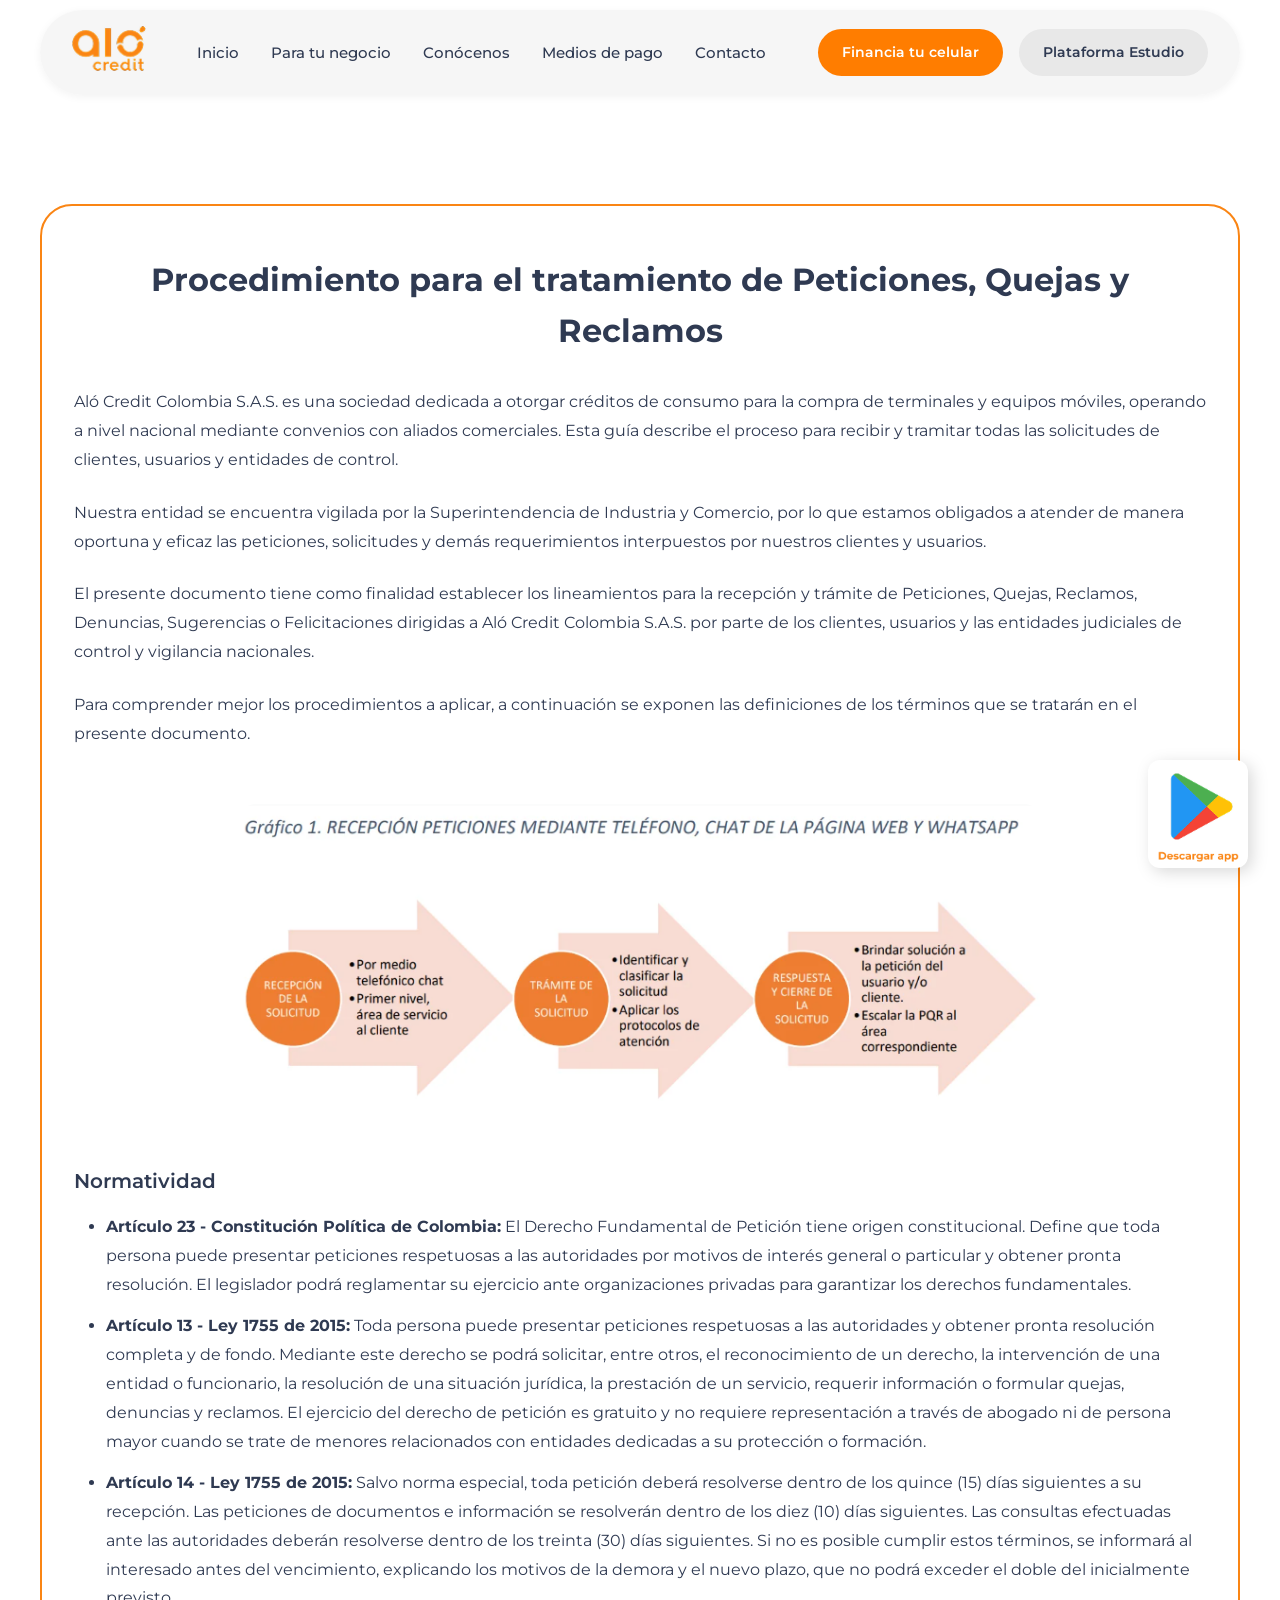
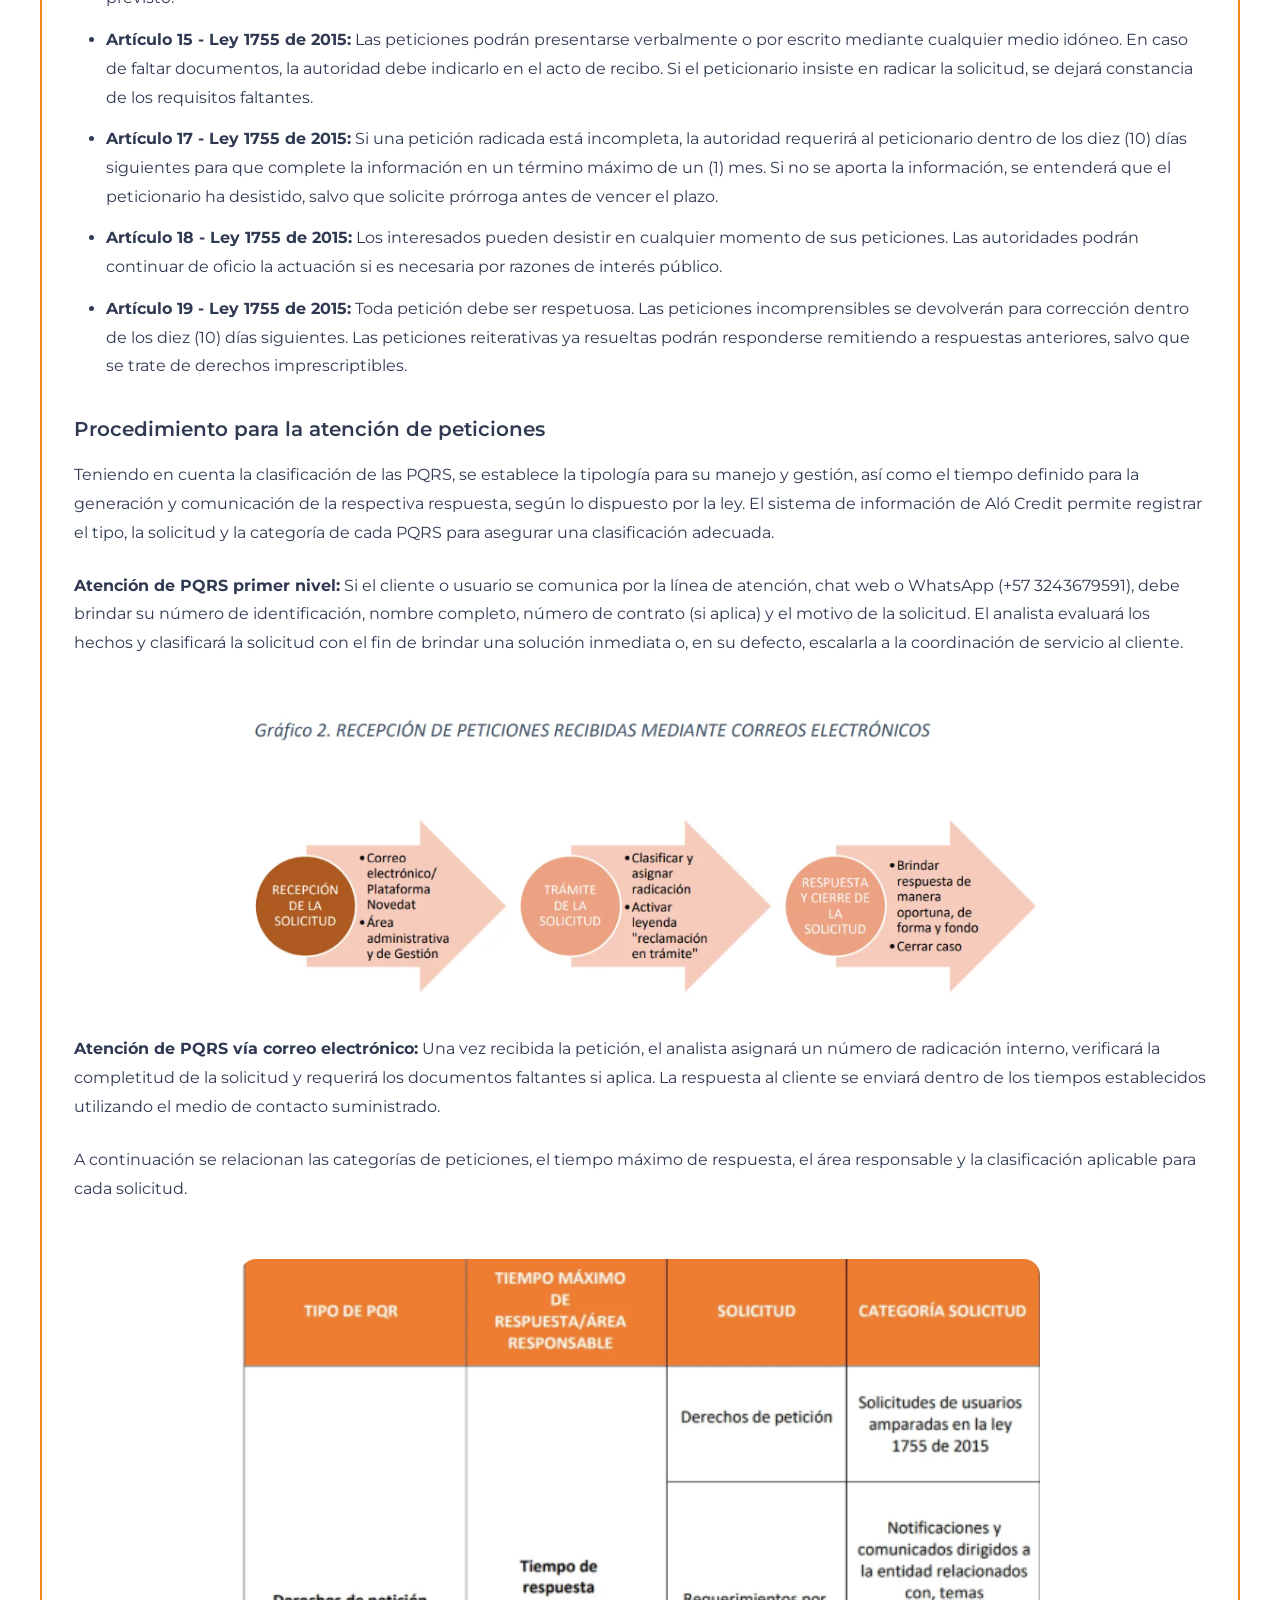
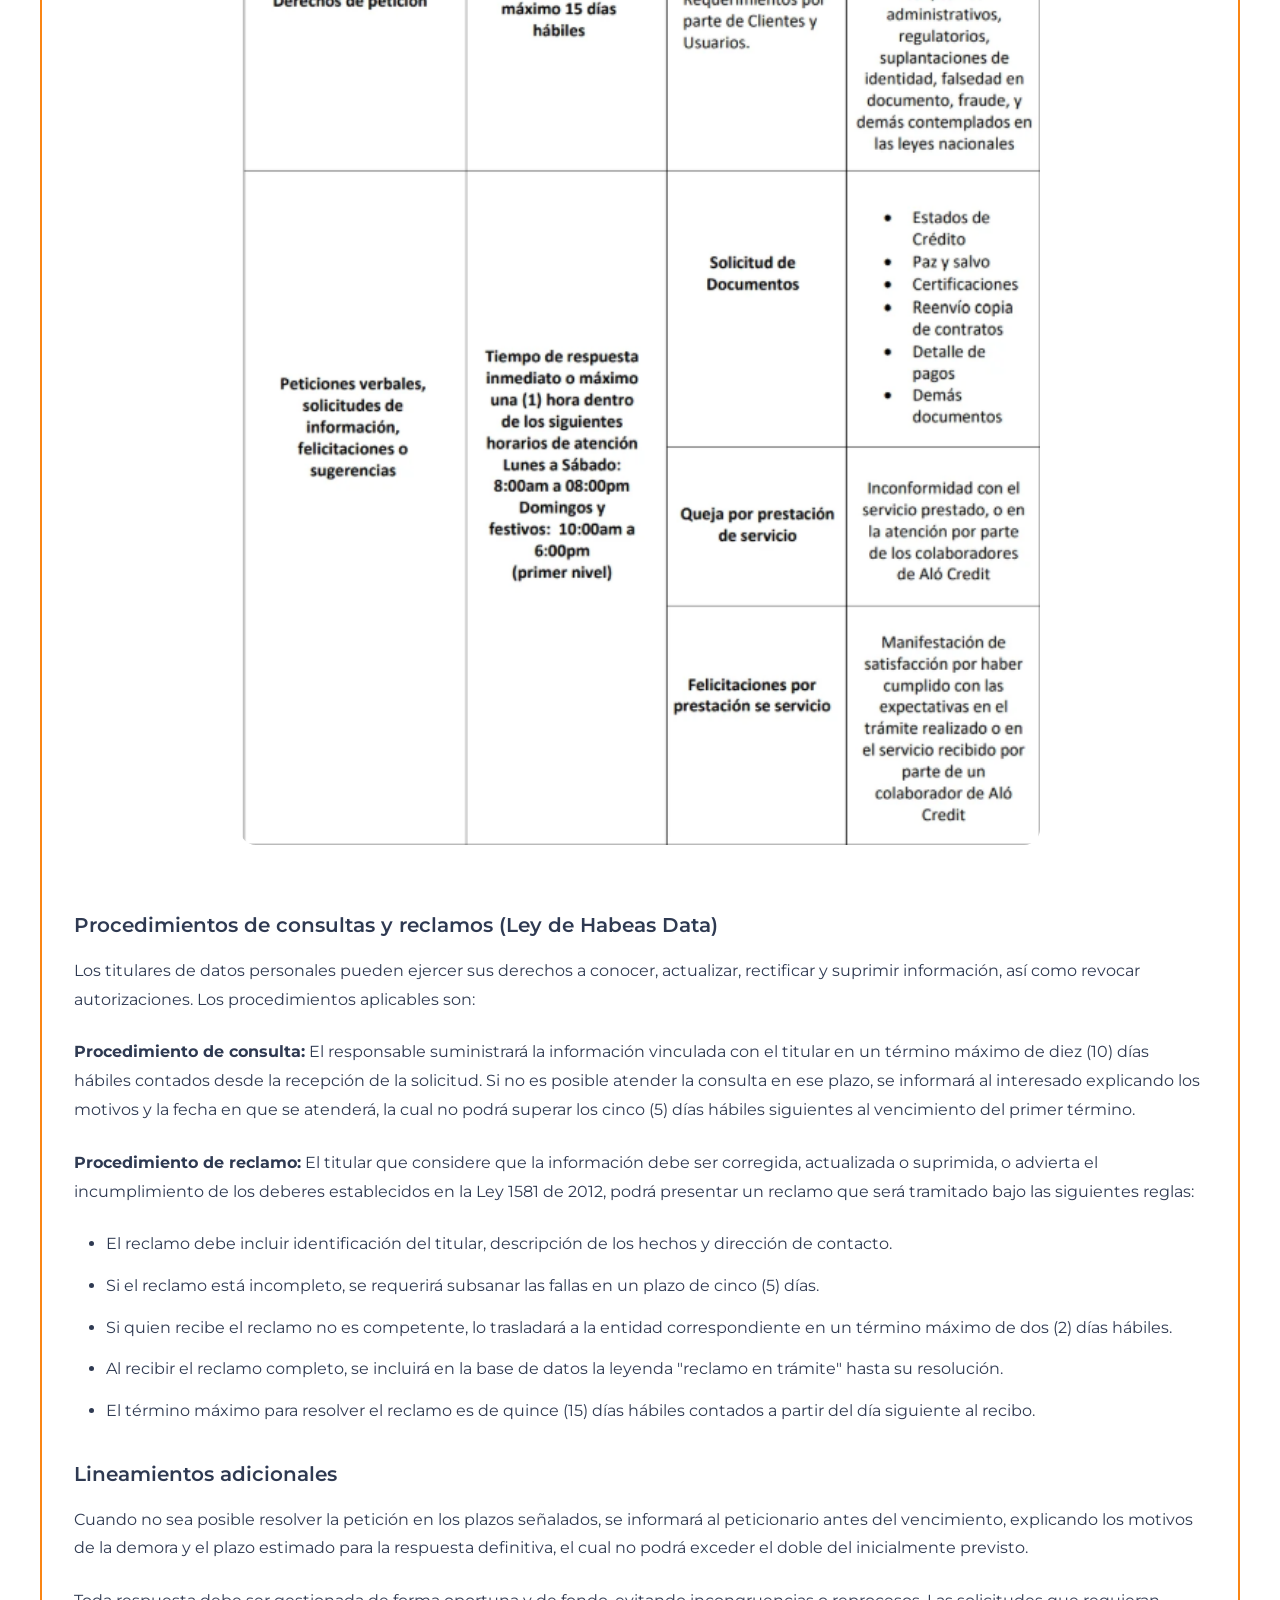
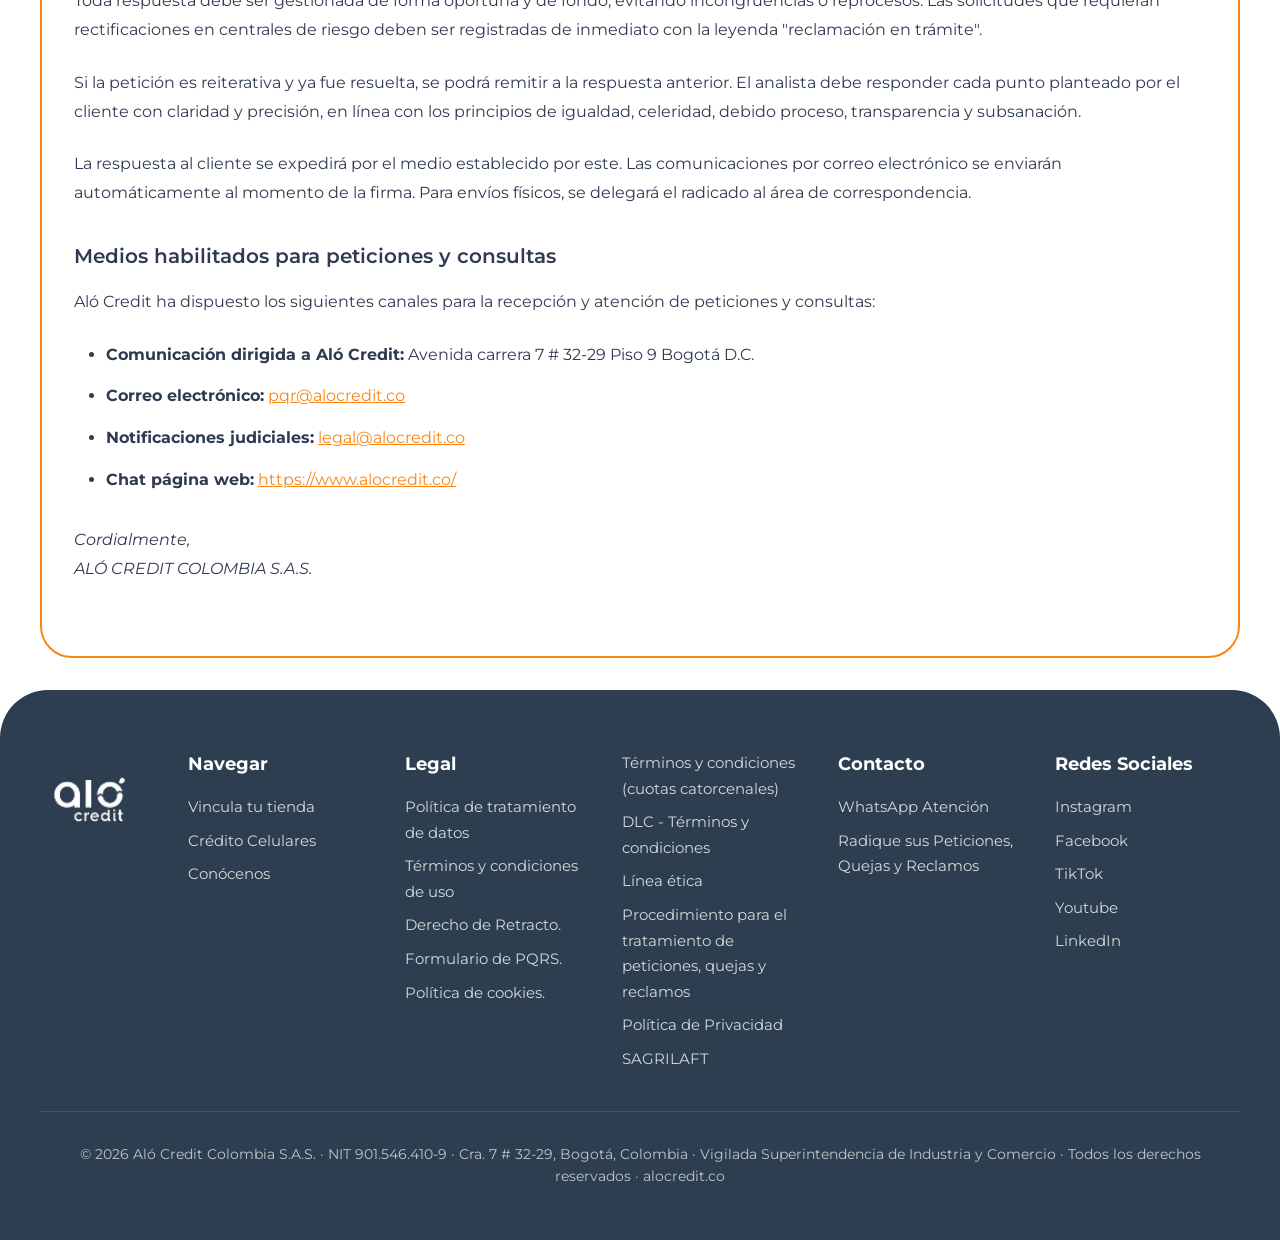
<file: pqrs-procedimiento.html>
<!DOCTYPE html>
<html lang="es">
<head>
    <meta charset="UTF-8">
    <meta name="viewport" content="width=device-width, initial-scale=1.0">
    <title>Procedimiento PQRS - Aló Credit Colombia</title>
    <link href="https://fonts.googleapis.com/css2?family=Montserrat:wght@300;400;500;600;700;800&display=swap" rel="stylesheet">
    <link rel="stylesheet" href="styles.css">
</head>
<body>
    <!-- Navigation Bar -->
    <nav class="navbar">
        <div class="navbar-content">
            <div class="navbar-logo">
                <a href="index.html" class="navbar-logo-link">
                    <img src="LogoNav.png" alt="Aló Credit" class="navbar-logo-img">
                </a>
            </div>
            <ul class="nav-links">
                <li><a href="index.html#inicio">Inicio</a></li>
                <li><a href="negocio.html">Para tu negocio</a></li>
                <li><a href="conocenos.html">Conócenos</a></li>
                <li><a href="paga.html">Medios de pago</a></li>
                <li><a href="contacto.html">Contacto</a></li>
            </ul>
            <div class="navbar-buttons">
                <a href="#" class="btn-navbar btn-navbar-primary">Financia tu celular</a>
                <a href="#" class="btn-navbar btn-navbar-secondary">Plataforma Estudio</a>
            </div>
            <button class="hamburger-menu" id="hamburgerMenu">
                <span></span>
                <span></span>
                <span></span>
            </button>
        </div>
    </nav>

    <!-- Mobile Menu -->
    <div class="mobile-menu" id="mobileMenu">
        <ul class="mobile-nav-links">
            <li><a href="index.html#inicio">Inicio</a></li>
            <li><a href="negocio.html">Para tu negocio</a></li>
            <li><a href="conocenos.html">Conócenos</a></li>
            <li><a href="paga.html">Medios de pago</a></li>
            <li><a href="contacto.html">Contacto</a></li>
        </ul>
        <div class="mobile-buttons">
            <a href="#" class="btn-navbar btn-navbar-primary">Financia tu celular</a>
            <a href="#" class="btn-navbar btn-navbar-secondary">Plataforma Estudio</a>
        </div>
    </div>

    <!-- Hero Section -->
    <section class="hero-paga-section no-gradient" id="inicio">
        <div class="container">
            <div class="hero-content hero-content-centered">
            </div>
        </div>
    </section>

    <!-- Content Section -->
    <section class="politica-section">
        <div class="container">
            <div class="politica-content">
                <div class="politica-pdf-container politica-orange-box">
                    <h2>Procedimiento para el tratamiento de Peticiones, Quejas y Reclamos</h2>

                    <p>Aló Credit Colombia S.A.S. es una sociedad dedicada a otorgar créditos de consumo para la compra de terminales y equipos móviles, operando a nivel nacional mediante convenios con aliados comerciales. Esta guía describe el proceso para recibir y tramitar todas las solicitudes de clientes, usuarios y entidades de control.</p>

                    <p>Nuestra entidad se encuentra vigilada por la Superintendencia de Industria y Comercio, por lo que estamos obligados a atender de manera oportuna y eficaz las peticiones, solicitudes y demás requerimientos interpuestos por nuestros clientes y usuarios.</p>

                    <p>El presente documento tiene como finalidad establecer los lineamientos para la recepción y trámite de Peticiones, Quejas, Reclamos, Denuncias, Sugerencias o Felicitaciones dirigidas a Aló Credit Colombia S.A.S. por parte de los clientes, usuarios y las entidades judiciales de control y vigilancia nacionales.</p>

                    <p>Para comprender mejor los procedimientos a aplicar, a continuación se exponen las definiciones de los términos que se tratarán en el presente documento.</p>

                    <div style="display: flex; justify-content: center;">
                        <img src="Imagen001.png" alt="Ilustración del flujo de atención de PQRS" style="width: 100%; max-width: 800px; margin: 2rem 0; border-radius: 1rem;">
                    </div>

                    <h3>Normatividad</h3>
                    <ul>
                        <li><strong>Artículo 23 - Constitución Política de Colombia:</strong> El Derecho Fundamental de Petición tiene origen constitucional. Define que toda persona puede presentar peticiones respetuosas a las autoridades por motivos de interés general o particular y obtener pronta resolución. El legislador podrá reglamentar su ejercicio ante organizaciones privadas para garantizar los derechos fundamentales.</li>
                        <li><strong>Artículo 13 - Ley 1755 de 2015:</strong> Toda persona puede presentar peticiones respetuosas a las autoridades y obtener pronta resolución completa y de fondo. Mediante este derecho se podrá solicitar, entre otros, el reconocimiento de un derecho, la intervención de una entidad o funcionario, la resolución de una situación jurídica, la prestación de un servicio, requerir información o formular quejas, denuncias y reclamos. El ejercicio del derecho de petición es gratuito y no requiere representación a través de abogado ni de persona mayor cuando se trate de menores relacionados con entidades dedicadas a su protección o formación.</li>
                        <li><strong>Artículo 14 - Ley 1755 de 2015:</strong> Salvo norma especial, toda petición deberá resolverse dentro de los quince (15) días siguientes a su recepción. Las peticiones de documentos e información se resolverán dentro de los diez (10) días siguientes. Las consultas efectuadas ante las autoridades deberán resolverse dentro de los treinta (30) días siguientes. Si no es posible cumplir estos términos, se informará al interesado antes del vencimiento, explicando los motivos de la demora y el nuevo plazo, que no podrá exceder el doble del inicialmente previsto.</li>
                        <li><strong>Artículo 15 - Ley 1755 de 2015:</strong> Las peticiones podrán presentarse verbalmente o por escrito mediante cualquier medio idóneo. En caso de faltar documentos, la autoridad debe indicarlo en el acto de recibo. Si el peticionario insiste en radicar la solicitud, se dejará constancia de los requisitos faltantes.</li>
                        <li><strong>Artículo 17 - Ley 1755 de 2015:</strong> Si una petición radicada está incompleta, la autoridad requerirá al peticionario dentro de los diez (10) días siguientes para que complete la información en un término máximo de un (1) mes. Si no se aporta la información, se entenderá que el peticionario ha desistido, salvo que solicite prórroga antes de vencer el plazo.</li>
                        <li><strong>Artículo 18 - Ley 1755 de 2015:</strong> Los interesados pueden desistir en cualquier momento de sus peticiones. Las autoridades podrán continuar de oficio la actuación si es necesaria por razones de interés público.</li>
                        <li><strong>Artículo 19 - Ley 1755 de 2015:</strong> Toda petición debe ser respetuosa. Las peticiones incomprensibles se devolverán para corrección dentro de los diez (10) días siguientes. Las peticiones reiterativas ya resueltas podrán responderse remitiendo a respuestas anteriores, salvo que se trate de derechos imprescriptibles.</li>
                    </ul>

                    <h3>Procedimiento para la atención de peticiones</h3>
                    <p>Teniendo en cuenta la clasificación de las PQRS, se establece la tipología para su manejo y gestión, así como el tiempo definido para la generación y comunicación de la respectiva respuesta, según lo dispuesto por la ley. El sistema de información de Aló Credit permite registrar el tipo, la solicitud y la categoría de cada PQRS para asegurar una clasificación adecuada.</p>

                    <p><strong>Atención de PQRS primer nivel:</strong> Si el cliente o usuario se comunica por la línea de atención, chat web o WhatsApp (+57 3243679591), debe brindar su número de identificación, nombre completo, número de contrato (si aplica) y el motivo de la solicitud. El analista evaluará los hechos y clasificará la solicitud con el fin de brindar una solución inmediata o, en su defecto, escalarla a la coordinación de servicio al cliente.</p>

                    <div style="display: flex; justify-content: center;">
                        <img src="Imagen002.png" alt="Flujo de atención de PQRS primer nivel" style="width: 100%; max-width: 800px; margin: 2rem 0; border-radius: 1rem;">
                    </div>

                    <p><strong>Atención de PQRS vía correo electrónico:</strong> Una vez recibida la petición, el analista asignará un número de radicación interno, verificará la completitud de la solicitud y requerirá los documentos faltantes si aplica. La respuesta al cliente se enviará dentro de los tiempos establecidos utilizando el medio de contacto suministrado.</p>

                    <p>A continuación se relacionan las categorías de peticiones, el tiempo máximo de respuesta, el área responsable y la clasificación aplicable para cada solicitud.</p>

                    <div style="display: flex; justify-content: center;">
                        <img src="Imagen 003.png" alt="Categorías de peticiones y tiempos de respuesta" style="width: 100%; max-width: 800px; margin: 2rem 0; border-radius: 1rem;">
                    </div>

                    <h3>Procedimientos de consultas y reclamos (Ley de Habeas Data)</h3>
                    <p>Los titulares de datos personales pueden ejercer sus derechos a conocer, actualizar, rectificar y suprimir información, así como revocar autorizaciones. Los procedimientos aplicables son:</p>

                    <p><strong>Procedimiento de consulta:</strong> El responsable suministrará la información vinculada con el titular en un término máximo de diez (10) días hábiles contados desde la recepción de la solicitud. Si no es posible atender la consulta en ese plazo, se informará al interesado explicando los motivos y la fecha en que se atenderá, la cual no podrá superar los cinco (5) días hábiles siguientes al vencimiento del primer término.</p>

                    <p><strong>Procedimiento de reclamo:</strong> El titular que considere que la información debe ser corregida, actualizada o suprimida, o advierta el incumplimiento de los deberes establecidos en la Ley 1581 de 2012, podrá presentar un reclamo que será tramitado bajo las siguientes reglas:</p>
                    <ul>
                        <li>El reclamo debe incluir identificación del titular, descripción de los hechos y dirección de contacto.</li>
                        <li>Si el reclamo está incompleto, se requerirá subsanar las fallas en un plazo de cinco (5) días.</li>
                        <li>Si quien recibe el reclamo no es competente, lo trasladará a la entidad correspondiente en un término máximo de dos (2) días hábiles.</li>
                        <li>Al recibir el reclamo completo, se incluirá en la base de datos la leyenda "reclamo en trámite" hasta su resolución.</li>
                        <li>El término máximo para resolver el reclamo es de quince (15) días hábiles contados a partir del día siguiente al recibo.</li>
                    </ul>

                    <h3>Lineamientos adicionales</h3>
                    <p>Cuando no sea posible resolver la petición en los plazos señalados, se informará al peticionario antes del vencimiento, explicando los motivos de la demora y el plazo estimado para la respuesta definitiva, el cual no podrá exceder el doble del inicialmente previsto.</p>

                    <p>Toda respuesta debe ser gestionada de forma oportuna y de fondo, evitando incongruencias o reprocesos. Las solicitudes que requieran rectificaciones en centrales de riesgo deben ser registradas de inmediato con la leyenda "reclamación en trámite".</p>

                    <p>Si la petición es reiterativa y ya fue resuelta, se podrá remitir a la respuesta anterior. El analista debe responder cada punto planteado por el cliente con claridad y precisión, en línea con los principios de igualdad, celeridad, debido proceso, transparencia y subsanación.</p>

                    <p>La respuesta al cliente se expedirá por el medio establecido por este. Las comunicaciones por correo electrónico se enviarán automáticamente al momento de la firma. Para envíos físicos, se delegará el radicado al área de correspondencia.</p>

                    <h3>Medios habilitados para peticiones y consultas</h3>
                    <p>Aló Credit ha dispuesto los siguientes canales para la recepción y atención de peticiones y consultas:</p>
                    <ul>
                        <li><strong>Comunicación dirigida a Aló Credit:</strong> Avenida carrera 7 # 32-29 Piso 9 Bogotá D.C.</li>
                        <li><strong>Correo electrónico:</strong> <a href="mailto:pqr@alocredit.co">pqr@alocredit.co</a></li>
                        <li><strong>Notificaciones judiciales:</strong> <a href="mailto:legal@alocredit.co">legal@alocredit.co</a></li>
                        <li><strong>Chat página web:</strong> <a href="https://www.alocredit.co/" target="_blank">https://www.alocredit.co/</a></li>
                    </ul>

                    <p style="margin-top: 2rem; font-style: italic;">Cordialmente,<br>ALÓ CREDIT COLOMBIA S.A.S.</p>
                </div>
            </div>
        </div>
    </section>

    <!-- Floating Button -->
    <div class="floating-button">
        <a href="https://play.google.com/store/apps/details?id=com.alocredit&hl=es" target="_blank" class="floating-button-link">
            <img src="Boton nuevo.png" alt="Botón flotante" class="floating-button-img">
        </a>
    </div>

    <!-- Footer -->
    <footer class="footer">
        <div class="container">
            <div class="footer-top">
                <div class="footer-logo">
                    <img src="Logo footer1.png" alt="Aló Credit" class="footer-logo-img">
                </div>
                <div class="footer-links">
                    <div class="footer-section">
                        <h3>Navegar</h3>
                        <ul>
                            <li><a href="negocio.html#formulario">Vincula tu tienda</a></li>
                            <li><a href="index.html#proceso">Crédito Celulares</a></li>
                            <li><a href="conocenos.html">Conócenos</a></li>
                        </ul>
                    </div>

                    <div class="footer-section">
                        <h3>Legal</h3>
                        <ul>
                            <li><a href="politica.html">Política de tratamiento de datos</a></li>
                            <li><a href="terminos.html">Términos y condiciones de uso</a></li>
                            <li><a href="retracto.html">Derecho de Retracto.</a></li>
                            <li><a href="contacto.html">Formulario de PQRS.</a></li>
                            <li><a href="cookies.html">Política de cookies.</a></li>
                        </ul>
                    </div>

                    <div class="footer-section">
                        <ul>
                            <li><a href="terminos-cuotas.html">Términos y condiciones (cuotas catorcenales)</a></li>
                            <li><a href="dlc.html">DLC - Términos y condiciones</a></li>
                            <li><a href="#etica">Línea ética</a></li>
                            <li><a href="pqrs-procedimiento.html">Procedimiento para el tratamiento de peticiones, quejas y reclamos</a></li>
                            <li><a href="privacidad.html">Política de Privacidad</a></li>
                            <li><a href="sagrilaft.html">SAGRILAFT</a></li>
                        </ul>
                    </div>

                    <div class="footer-section">
                        <h3>Contacto</h3>
                        <ul>
                            <li><a href="https://api.whatsapp.com/send/?phone=573243679591&text&type=phone_number&app_absent=0" target="_blank">WhatsApp Atención</a></li>
                            <li><a href="contacto.html">Radique sus Peticiones, Quejas y Reclamos</a></li>
                        </ul>
                    </div>

                    <div class="footer-section">
                        <h3>Redes Sociales</h3>
                        <ul>
                            <li><a href="https://www.instagram.com/alocreditcol" target="_blank">Instagram</a></li>
                            <li><a href="https://www.facebook.com/people/Al%C3%B3-Credit-Colombia/61578189384117/?rdid=NAInuY7lux11YVNs&share_url=https%3A%2F%2Fwww.facebook.com%2Fshare%2F1BWmMSH9h4%2F" target="_blank">Facebook</a></li>
                            <li><a href="https://www.tiktok.com/@alocreditco" target="_blank">TikTok</a></li>
                            <li><a href="https://www.youtube.com/channel/UCNp1XvaAcFgbTgi-TPwkvpQ" target="_blank">Youtube</a></li>
                            <li><a href="https://co.linkedin.com/company/alocredit" target="_blank">LinkedIn</a></li>
                        </ul>
                    </div>
                </div>
            </div>

            <div class="footer-bottom">
                <p>© 2026 Aló Credit Colombia S.A.S. · NIT 901.546.410-9 · Cra. 7 # 32-29, Bogotá, Colombia · Vigilada Superintendencia de Industria y Comercio · Todos los derechos reservados · alocredit.co</p>
            </div>
        </div>
    </footer>

    <script>
        // Hamburger menu functionality
        const hamburgerMenu = document.getElementById('hamburgerMenu');
        const mobileMenu = document.getElementById('mobileMenu');
        const mobileNavLinks = document.querySelectorAll('.mobile-nav-links a');

        hamburgerMenu.addEventListener('click', () => {
            hamburgerMenu.classList.toggle('active');
            mobileMenu.classList.toggle('active');
        });

        // Close menu when a link is clicked
        mobileNavLinks.forEach(link => {
            link.addEventListener('click', () => {
                hamburgerMenu.classList.remove('active');
                mobileMenu.classList.remove('active');
            });
        });

        // Close menu when clicking outside
        document.addEventListener('click', (event) => {
            const isClickInsideNav = event.target.closest('.navbar') || event.target.closest('.mobile-menu');
            if (!isClickInsideNav && mobileMenu.classList.contains('active')) {
                hamburgerMenu.classList.remove('active');
                mobileMenu.classList.remove('active');
            }
        });

        // Active nav link indicator
        function setActiveNavLink() {
            const currentPage = window.location.pathname.split('/').pop() || 'index.html';
            const navLinks = document.querySelectorAll('.nav-links a, .mobile-nav-links a');

            navLinks.forEach(link => {
                link.classList.remove('nav-active');
                const href = link.getAttribute('href');
                const linkPage = href.split('/').pop();

                if ((currentPage === '' || currentPage === 'index.html') && (href === '#inicio' || href === 'index.html#inicio')) {
                    link.classList.add('nav-active');
                } else if (linkPage === currentPage) {
                    link.classList.add('nav-active');
                }
            });
        }

        setActiveNavLink();
        window.addEventListener('hashchange', setActiveNavLink);
    </script>
</body>
</html>
</file>
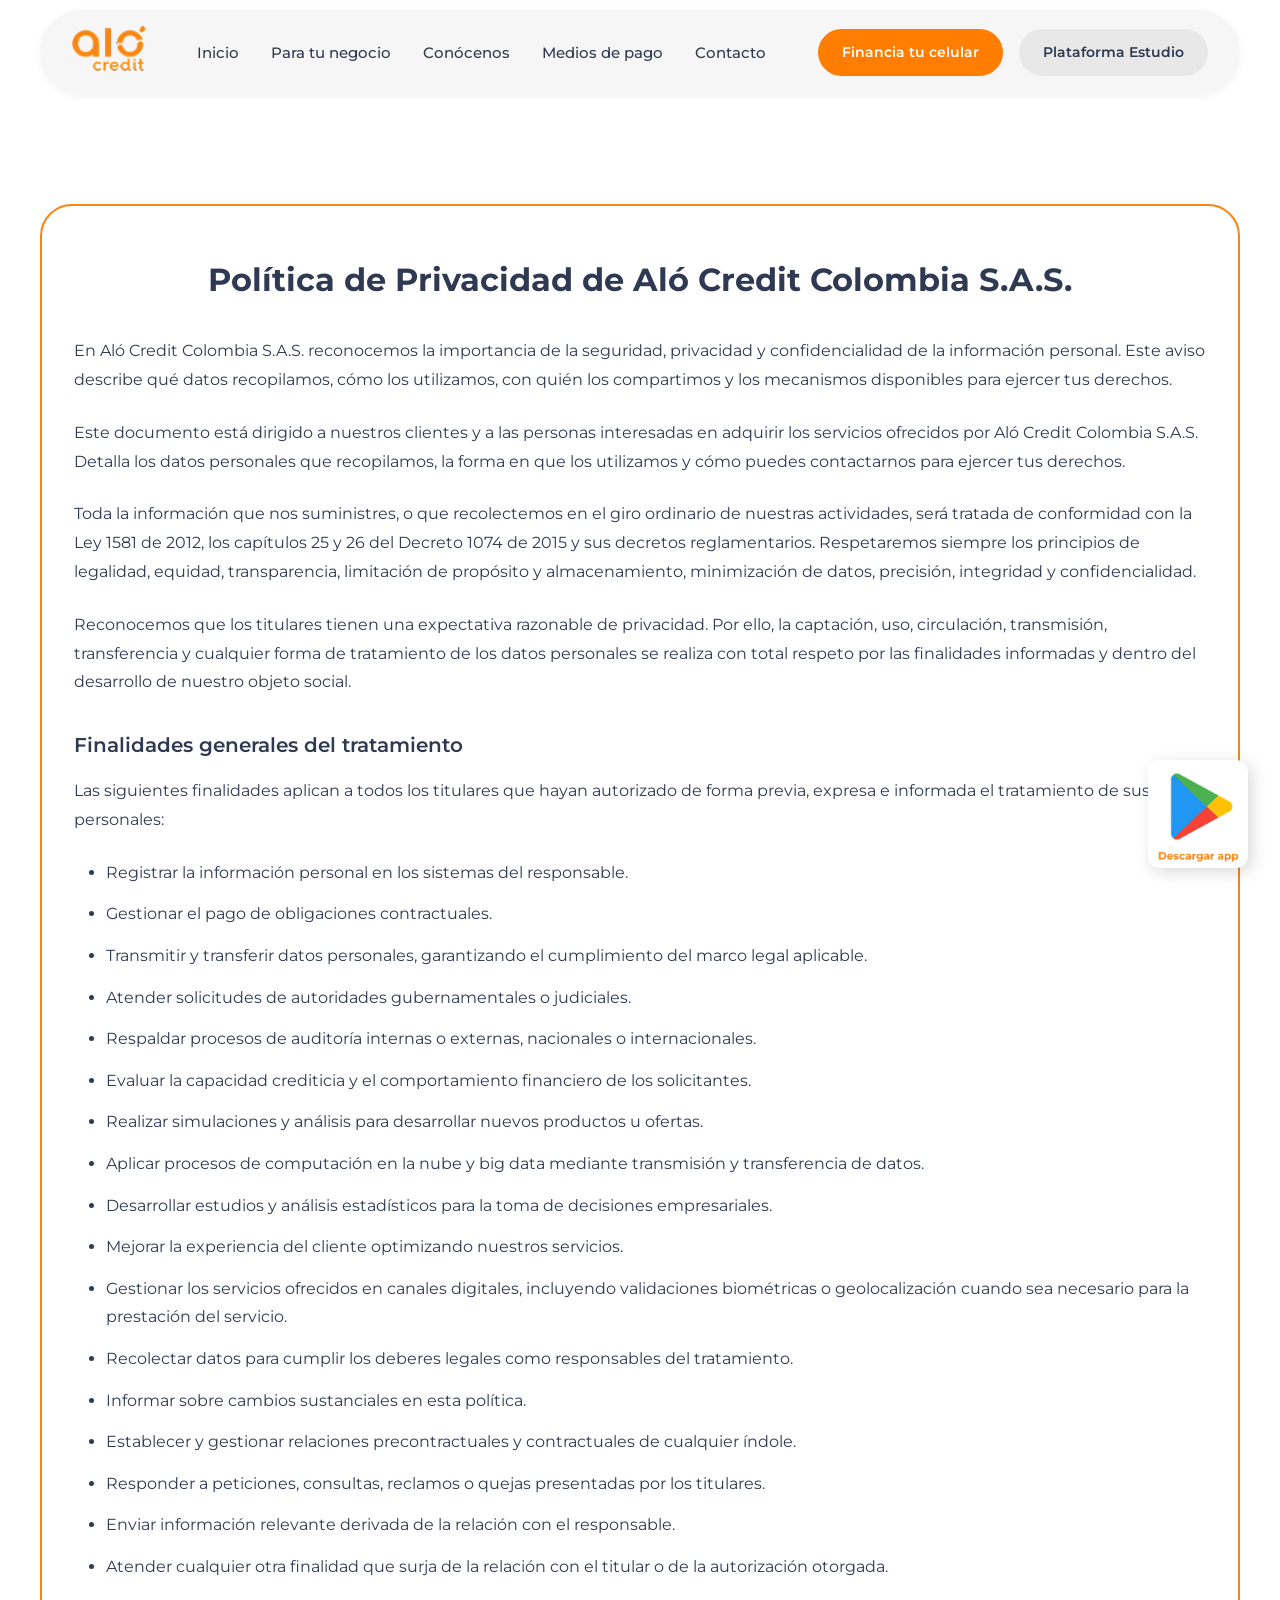
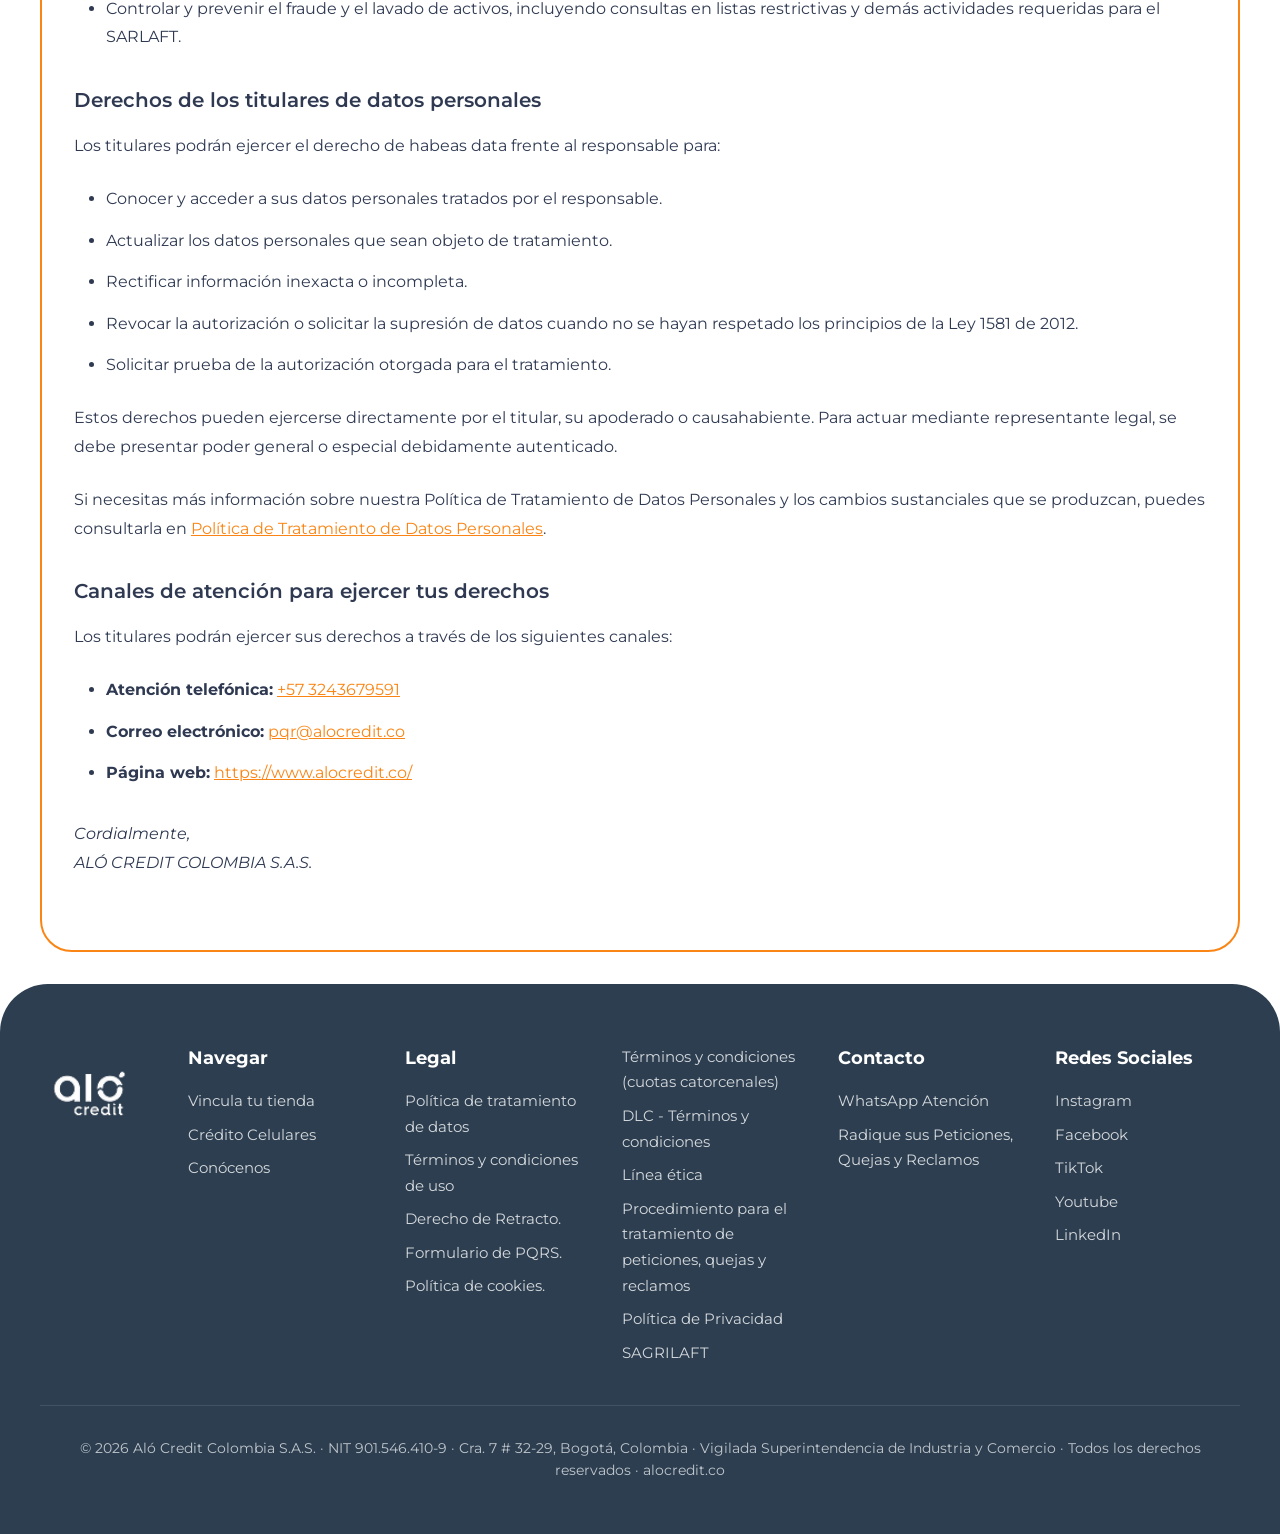
<file: privacidad.html>
<!DOCTYPE html>
<html lang="es">
<head>
    <meta charset="UTF-8">
    <meta name="viewport" content="width=device-width, initial-scale=1.0">
    <title>Política de Privacidad - Aló Credit Colombia</title>
    <link href="https://fonts.googleapis.com/css2?family=Montserrat:wght@300;400;500;600;700;800&display=swap" rel="stylesheet">
    <link rel="stylesheet" href="styles.css">
</head>
<body>
    <!-- Navigation Bar -->
    <nav class="navbar">
        <div class="navbar-content">
            <div class="navbar-logo">
                <a href="index.html" class="navbar-logo-link">
                    <img src="LogoNav.png" alt="Aló Credit" class="navbar-logo-img">
                </a>
            </div>
            <ul class="nav-links">
                <li><a href="index.html#inicio">Inicio</a></li>
                <li><a href="negocio.html">Para tu negocio</a></li>
                <li><a href="conocenos.html">Conócenos</a></li>
                <li><a href="paga.html">Medios de pago</a></li>
                <li><a href="contacto.html">Contacto</a></li>
            </ul>
            <div class="navbar-buttons">
                <a href="#" class="btn-navbar btn-navbar-primary">Financia tu celular</a>
                <a href="#" class="btn-navbar btn-navbar-secondary">Plataforma Estudio</a>
            </div>
            <button class="hamburger-menu" id="hamburgerMenu">
                <span></span>
                <span></span>
                <span></span>
            </button>
        </div>
    </nav>

    <!-- Mobile Menu -->
    <div class="mobile-menu" id="mobileMenu">
        <ul class="mobile-nav-links">
            <li><a href="index.html#inicio">Inicio</a></li>
            <li><a href="negocio.html">Para tu negocio</a></li>
            <li><a href="conocenos.html">Conócenos</a></li>
            <li><a href="paga.html">Medios de pago</a></li>
            <li><a href="contacto.html">Contacto</a></li>
        </ul>
        <div class="mobile-buttons">
            <a href="#" class="btn-navbar btn-navbar-primary">Financia tu celular</a>
            <a href="#" class="btn-navbar btn-navbar-secondary">Plataforma Estudio</a>
        </div>
    </div>

    <!-- Hero Section -->
    <section class="hero-paga-section no-gradient" id="inicio">
        <div class="container">
            <div class="hero-content hero-content-centered">
            </div>
        </div>
    </section>

    <!-- Content Section -->
    <section class="politica-section">
        <div class="container">
            <div class="politica-content">
                <div class="politica-pdf-container politica-orange-box">
                    <h2>Política de Privacidad de Aló Credit Colombia S.A.S.</h2>

                    <p>En Aló Credit Colombia S.A.S. reconocemos la importancia de la seguridad, privacidad y confidencialidad de la información personal. Este aviso describe qué datos recopilamos, cómo los utilizamos, con quién los compartimos y los mecanismos disponibles para ejercer tus derechos.</p>

                    <p>Este documento está dirigido a nuestros clientes y a las personas interesadas en adquirir los servicios ofrecidos por Aló Credit Colombia S.A.S. Detalla los datos personales que recopilamos, la forma en que los utilizamos y cómo puedes contactarnos para ejercer tus derechos.</p>

                    <p>Toda la información que nos suministres, o que recolectemos en el giro ordinario de nuestras actividades, será tratada de conformidad con la Ley 1581 de 2012, los capítulos 25 y 26 del Decreto 1074 de 2015 y sus decretos reglamentarios. Respetaremos siempre los principios de legalidad, equidad, transparencia, limitación de propósito y almacenamiento, minimización de datos, precisión, integridad y confidencialidad.</p>

                    <p>Reconocemos que los titulares tienen una expectativa razonable de privacidad. Por ello, la captación, uso, circulación, transmisión, transferencia y cualquier forma de tratamiento de los datos personales se realiza con total respeto por las finalidades informadas y dentro del desarrollo de nuestro objeto social.</p>

                    <h3>Finalidades generales del tratamiento</h3>
                    <p>Las siguientes finalidades aplican a todos los titulares que hayan autorizado de forma previa, expresa e informada el tratamiento de sus datos personales:</p>
                    <ul>
                        <li>Registrar la información personal en los sistemas del responsable.</li>
                        <li>Gestionar el pago de obligaciones contractuales.</li>
                        <li>Transmitir y transferir datos personales, garantizando el cumplimiento del marco legal aplicable.</li>
                        <li>Atender solicitudes de autoridades gubernamentales o judiciales.</li>
                        <li>Respaldar procesos de auditoría internas o externas, nacionales o internacionales.</li>
                        <li>Evaluar la capacidad crediticia y el comportamiento financiero de los solicitantes.</li>
                        <li>Realizar simulaciones y análisis para desarrollar nuevos productos u ofertas.</li>
                        <li>Aplicar procesos de computación en la nube y big data mediante transmisión y transferencia de datos.</li>
                        <li>Desarrollar estudios y análisis estadísticos para la toma de decisiones empresariales.</li>
                        <li>Mejorar la experiencia del cliente optimizando nuestros servicios.</li>
                        <li>Gestionar los servicios ofrecidos en canales digitales, incluyendo validaciones biométricas o geolocalización cuando sea necesario para la prestación del servicio.</li>
                        <li>Recolectar datos para cumplir los deberes legales como responsables del tratamiento.</li>
                        <li>Informar sobre cambios sustanciales en esta política.</li>
                        <li>Establecer y gestionar relaciones precontractuales y contractuales de cualquier índole.</li>
                        <li>Responder a peticiones, consultas, reclamos o quejas presentadas por los titulares.</li>
                        <li>Enviar información relevante derivada de la relación con el responsable.</li>
                        <li>Atender cualquier otra finalidad que surja de la relación con el titular o de la autorización otorgada.</li>
                        <li>Controlar y prevenir el fraude y el lavado de activos, incluyendo consultas en listas restrictivas y demás actividades requeridas para el SARLAFT.</li>
                    </ul>

                    <h3>Derechos de los titulares de datos personales</h3>
                    <p>Los titulares podrán ejercer el derecho de habeas data frente al responsable para:</p>
                    <ul>
                        <li>Conocer y acceder a sus datos personales tratados por el responsable.</li>
                        <li>Actualizar los datos personales que sean objeto de tratamiento.</li>
                        <li>Rectificar información inexacta o incompleta.</li>
                        <li>Revocar la autorización o solicitar la supresión de datos cuando no se hayan respetado los principios de la Ley 1581 de 2012.</li>
                        <li>Solicitar prueba de la autorización otorgada para el tratamiento.</li>
                    </ul>

                    <p>Estos derechos pueden ejercerse directamente por el titular, su apoderado o causahabiente. Para actuar mediante representante legal, se debe presentar poder general o especial debidamente autenticado.</p>

                    <p>Si necesitas más información sobre nuestra Política de Tratamiento de Datos Personales y los cambios sustanciales que se produzcan, puedes consultarla en <a href="politica.html">Política de Tratamiento de Datos Personales</a>.</p>

                    <h3>Canales de atención para ejercer tus derechos</h3>
                    <p>Los titulares podrán ejercer sus derechos a través de los siguientes canales:</p>
                    <ul>
                        <li><strong>Atención telefónica:</strong> <a href="tel:+573243679591">+57 3243679591</a></li>
                        <li><strong>Correo electrónico:</strong> <a href="mailto:pqr@alocredit.co">pqr@alocredit.co</a></li>
                        <li><strong>Página web:</strong> <a href="https://www.alocredit.co/" target="_blank">https://www.alocredit.co/</a></li>
                    </ul>

                    <p style="margin-top: 2rem; font-style: italic;">Cordialmente,<br>ALÓ CREDIT COLOMBIA S.A.S.</p>
                </div>
            </div>
        </div>
    </section>

    <!-- Floating Button -->
    <div class="floating-button">
        <a href="https://play.google.com/store/apps/details?id=com.alocredit&hl=es" target="_blank" class="floating-button-link">
            <img src="Boton nuevo.png" alt="Botón flotante" class="floating-button-img">
        </a>
    </div>

    <!-- Footer -->
    <footer class="footer">
        <div class="container">
            <div class="footer-top">
                <div class="footer-logo">
                    <img src="Logo footer1.png" alt="Aló Credit" class="footer-logo-img">
                </div>
                <div class="footer-links">
                    <div class="footer-section">
                        <h3>Navegar</h3>
                        <ul>
                            <li><a href="negocio.html#formulario">Vincula tu tienda</a></li>
                            <li><a href="index.html#proceso">Crédito Celulares</a></li>
                            <li><a href="conocenos.html">Conócenos</a></li>
                        </ul>
                    </div>

                    <div class="footer-section">
                        <h3>Legal</h3>
                        <ul>
                            <li><a href="politica.html">Política de tratamiento de datos</a></li>
                            <li><a href="terminos.html">Términos y condiciones de uso</a></li>
                            <li><a href="retracto.html">Derecho de Retracto.</a></li>
                            <li><a href="contacto.html">Formulario de PQRS.</a></li>
                            <li><a href="cookies.html">Política de cookies.</a></li>
                        </ul>
                    </div>

                    <div class="footer-section">
                        <ul>
                            <li><a href="terminos-cuotas.html">Términos y condiciones (cuotas catorcenales)</a></li>
                            <li><a href="dlc.html">DLC - Términos y condiciones</a></li>
                            <li><a href="#etica">Línea ética</a></li>
                            <li><a href="pqrs-procedimiento.html">Procedimiento para el tratamiento de peticiones, quejas y reclamos</a></li>
                            <li><a href="privacidad.html">Política de Privacidad</a></li>
                            <li><a href="sagrilaft.html">SAGRILAFT</a></li>
                        </ul>
                    </div>

                    <div class="footer-section">
                        <h3>Contacto</h3>
                        <ul>
                            <li><a href="https://api.whatsapp.com/send/?phone=573243679591&text&type=phone_number&app_absent=0" target="_blank">WhatsApp Atención</a></li>
                            <li><a href="contacto.html">Radique sus Peticiones, Quejas y Reclamos</a></li>
                        </ul>
                    </div>

                    <div class="footer-section">
                        <h3>Redes Sociales</h3>
                        <ul>
                            <li><a href="https://www.instagram.com/alocreditcol" target="_blank">Instagram</a></li>
                            <li><a href="https://www.facebook.com/people/Al%C3%B3-Credit-Colombia/61578189384117/?rdid=NAInuY7lux11YVNs&share_url=https%3A%2F%2Fwww.facebook.com%2Fshare%2F1BWmMSH9h4%2F" target="_blank">Facebook</a></li>
                            <li><a href="https://www.tiktok.com/@alocreditco" target="_blank">TikTok</a></li>
                            <li><a href="https://www.youtube.com/channel/UCNp1XvaAcFgbTgi-TPwkvpQ" target="_blank">Youtube</a></li>
                            <li><a href="https://co.linkedin.com/company/alocredit" target="_blank">LinkedIn</a></li>
                        </ul>
                    </div>
                </div>
            </div>

            <div class="footer-bottom">
                <p>© 2026 Aló Credit Colombia S.A.S. · NIT 901.546.410-9 · Cra. 7 # 32-29, Bogotá, Colombia · Vigilada Superintendencia de Industria y Comercio · Todos los derechos reservados · alocredit.co</p>
            </div>
        </div>
    </footer>

    <script>
        // Hamburger menu functionality
        const hamburgerMenu = document.getElementById('hamburgerMenu');
        const mobileMenu = document.getElementById('mobileMenu');
        const mobileNavLinks = document.querySelectorAll('.mobile-nav-links a');

        hamburgerMenu.addEventListener('click', () => {
            hamburgerMenu.classList.toggle('active');
            mobileMenu.classList.toggle('active');
        });

        // Close menu when a link is clicked
        mobileNavLinks.forEach(link => {
            link.addEventListener('click', () => {
                hamburgerMenu.classList.remove('active');
                mobileMenu.classList.remove('active');
            });
        });

        // Close menu when clicking outside
        document.addEventListener('click', (event) => {
            const isClickInsideNav = event.target.closest('.navbar') || event.target.closest('.mobile-menu');
            if (!isClickInsideNav && mobileMenu.classList.contains('active')) {
                hamburgerMenu.classList.remove('active');
                mobileMenu.classList.remove('active');
            }
        });

        // Active nav link indicator
        function setActiveNavLink() {
            const currentPage = window.location.pathname.split('/').pop() || 'index.html';
            const navLinks = document.querySelectorAll('.nav-links a, .mobile-nav-links a');

            navLinks.forEach(link => {
                link.classList.remove('nav-active');
                const href = link.getAttribute('href');
                const linkPage = href.split('/').pop();

                if ((currentPage === '' || currentPage === 'index.html') && (href === '#inicio' || href === 'index.html#inicio')) {
                    link.classList.add('nav-active');
                } else if (linkPage === currentPage) {
                    link.classList.add('nav-active');
                }
            });
        }

        setActiveNavLink();
        window.addEventListener('hashchange', setActiveNavLink);
    </script>
</body>
</html>
</file>
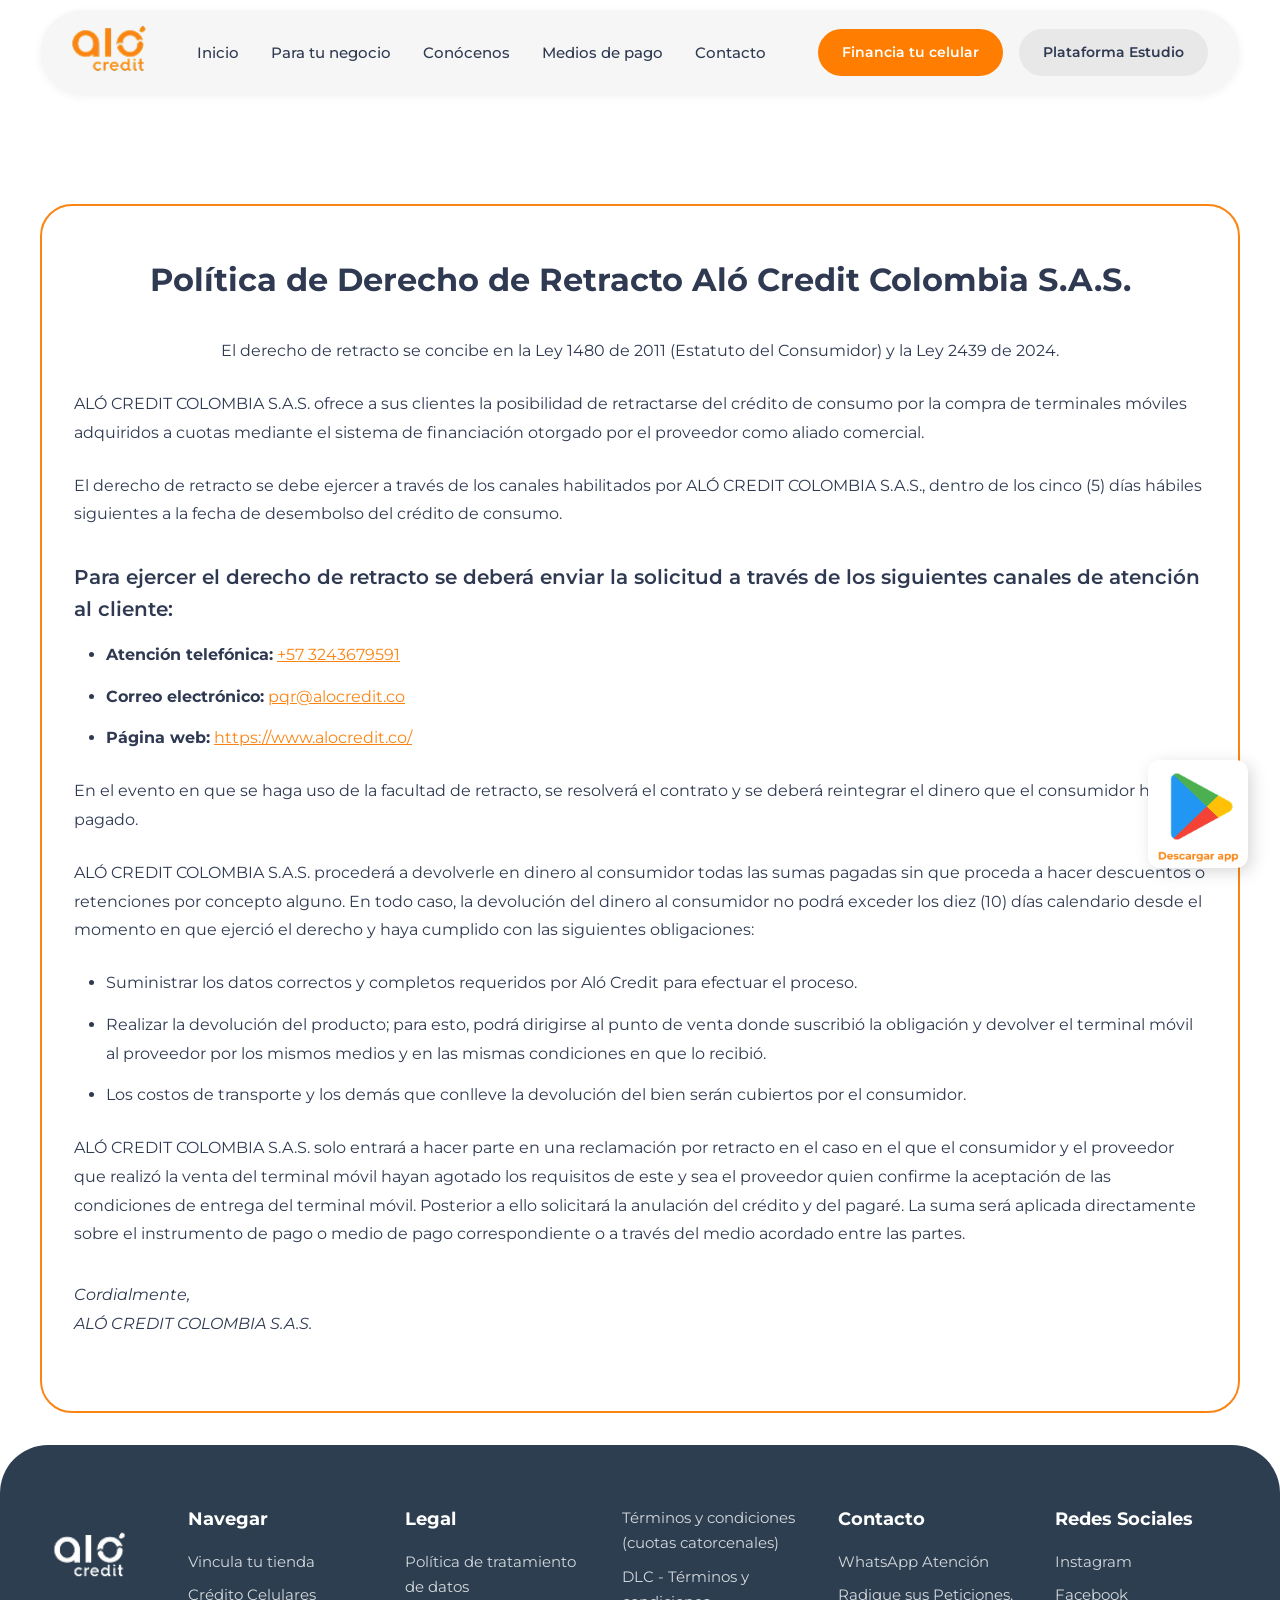
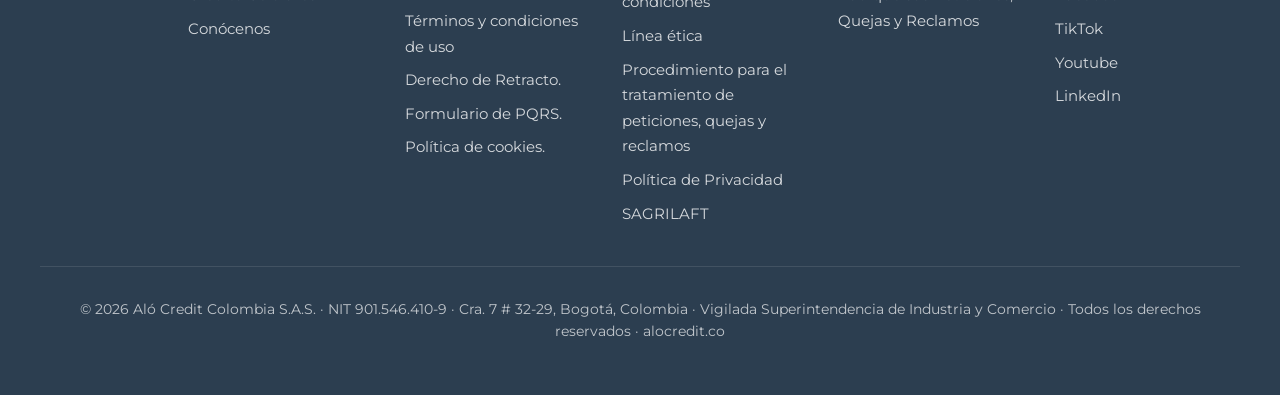
<file: retracto.html>
<!DOCTYPE html>
<html lang="es">
<head>
    <meta charset="UTF-8">
    <meta name="viewport" content="width=device-width, initial-scale=1.0">
    <title>Derecho de Retracto - Aló Credit Colombia</title>
    <link href="https://fonts.googleapis.com/css2?family=Montserrat:wght@300;400;500;600;700;800&display=swap" rel="stylesheet">
    <link rel="stylesheet" href="styles.css">
</head>
<body>
    <!-- Navigation Bar -->
    <nav class="navbar">
        <div class="navbar-content">
            <div class="navbar-logo">
                <a href="index.html" class="navbar-logo-link">
                    <img src="LogoNav.png" alt="Aló Credit" class="navbar-logo-img">
                </a>
            </div>
            <ul class="nav-links">
                <li><a href="index.html#inicio">Inicio</a></li>
                <li><a href="negocio.html">Para tu negocio</a></li>
                <li><a href="conocenos.html">Conócenos</a></li>
                <li><a href="paga.html">Medios de pago</a></li>
                <li><a href="contacto.html">Contacto</a></li>
            </ul>
            <div class="navbar-buttons">
                <a href="#" class="btn-navbar btn-navbar-primary">Financia tu celular</a>
                <a href="#" class="btn-navbar btn-navbar-secondary">Plataforma Estudio</a>
            </div>
            <button class="hamburger-menu" id="hamburgerMenu">
                <span></span>
                <span></span>
                <span></span>
            </button>
        </div>
    </nav>

    <!-- Mobile Menu -->
    <div class="mobile-menu" id="mobileMenu">
        <ul class="mobile-nav-links">
            <li><a href="index.html#inicio">Inicio</a></li>
            <li><a href="negocio.html">Para tu negocio</a></li>
            <li><a href="conocenos.html">Conócenos</a></li>
            <li><a href="paga.html">Medios de pago</a></li>
            <li><a href="contacto.html">Contacto</a></li>
        </ul>
        <div class="mobile-buttons">
            <a href="#" class="btn-navbar btn-navbar-primary">Financia tu celular</a>
            <a href="#" class="btn-navbar btn-navbar-secondary">Plataforma Estudio</a>
        </div>
    </div>

    <!-- Hero Section -->
    <section class="hero-paga-section no-gradient" id="inicio">
        <div class="container">
            <div class="hero-content hero-content-centered">
            </div>
        </div>
    </section>

    <!-- Content Section -->
    <section class="politica-section">
        <div class="container">
            <div class="politica-content">
                <div class="politica-pdf-container politica-orange-box">
                    <h2>Política de Derecho de Retracto Aló Credit Colombia S.A.S.</h2>

                    <p style="text-align: center;">El derecho de retracto se concibe en la Ley 1480 de 2011 (Estatuto del Consumidor) y la Ley 2439 de 2024.</p>

                    <p>ALÓ CREDIT COLOMBIA S.A.S. ofrece a sus clientes la posibilidad de retractarse del crédito de consumo por la compra de terminales móviles adquiridos a cuotas mediante el sistema de financiación otorgado por el proveedor como aliado comercial.</p>

                    <p>El derecho de retracto se debe ejercer a través de los canales habilitados por ALÓ CREDIT COLOMBIA S.A.S., dentro de los cinco (5) días hábiles siguientes a la fecha de desembolso del crédito de consumo.</p>

                    <h3>Para ejercer el derecho de retracto se deberá enviar la solicitud a través de los siguientes canales de atención al cliente:</h3>
                    <ul>
                        <li><strong>Atención telefónica:</strong> <a href="tel:+573243679591">+57 3243679591</a></li>
                        <li><strong>Correo electrónico:</strong> <a href="mailto:pqr@alocredit.co">pqr@alocredit.co</a></li>
                        <li><strong>Página web:</strong> <a href="https://www.alocredit.co/home" target="_blank">https://www.alocredit.co/</a></li>
                    </ul>

                    <p>En el evento en que se haga uso de la facultad de retracto, se resolverá el contrato y se deberá reintegrar el dinero que el consumidor hubiese pagado.</p>

                    <p>ALÓ CREDIT COLOMBIA S.A.S. procederá a devolverle en dinero al consumidor todas las sumas pagadas sin que proceda a hacer descuentos o retenciones por concepto alguno. En todo caso, la devolución del dinero al consumidor no podrá exceder los diez (10) días calendario desde el momento en que ejerció el derecho y haya cumplido con las siguientes obligaciones:</p>

                    <ul>
                        <li>Suministrar los datos correctos y completos requeridos por Aló Credit para efectuar el proceso.</li>
                        <li>Realizar la devolución del producto; para esto, podrá dirigirse al punto de venta donde suscribió la obligación y devolver el terminal móvil al proveedor por los mismos medios y en las mismas condiciones en que lo recibió.</li>
                        <li>Los costos de transporte y los demás que conlleve la devolución del bien serán cubiertos por el consumidor.</li>
                    </ul>

                    <p>ALÓ CREDIT COLOMBIA S.A.S. solo entrará a hacer parte en una reclamación por retracto en el caso en el que el consumidor y el proveedor que realizó la venta del terminal móvil hayan agotado los requisitos de este y sea el proveedor quien confirme la aceptación de las condiciones de entrega del terminal móvil. Posterior a ello solicitará la anulación del crédito y del pagaré. La suma será aplicada directamente sobre el instrumento de pago o medio de pago correspondiente o a través del medio acordado entre las partes.</p>

                    <p style="margin-top: 2rem; font-style: italic;">Cordialmente,<br>ALÓ CREDIT COLOMBIA S.A.S.</p>
                </div>
            </div>
        </div>
    </section>

    <!-- Floating Button -->
    <div class="floating-button">
        <a href="https://play.google.com/store/apps/details?id=com.alocredit&hl=es" target="_blank" class="floating-button-link">
            <img src="Boton nuevo.png" alt="Botón flotante" class="floating-button-img">
        </a>
    </div>

    <!-- Footer -->
    <footer class="footer">
        <div class="container">
            <div class="footer-top">
                <div class="footer-logo">
                    <img src="Logo footer1.png" alt="Aló Credit" class="footer-logo-img">
                </div>
                <div class="footer-links">
                    <div class="footer-section">
                        <h3>Navegar</h3>
                        <ul>
                            <li><a href="negocio.html#formulario">Vincula tu tienda</a></li>
                            <li><a href="index.html#proceso">Crédito Celulares</a></li>
                            <li><a href="conocenos.html">Conócenos</a></li>
                        </ul>
                    </div>

                    <div class="footer-section">
                        <h3>Legal</h3>
                        <ul>
                            <li><a href="politica.html">Política de tratamiento de datos</a></li>
                            <li><a href="terminos.html">Términos y condiciones de uso</a></li>
                            <li><a href="retracto.html">Derecho de Retracto.</a></li>
                            <li><a href="contacto.html">Formulario de PQRS.</a></li>
                            <li><a href="cookies.html">Política de cookies.</a></li>
                        </ul>
                    </div>

                    <div class="footer-section">
                        <ul>
                            <li><a href="terminos-cuotas.html">Términos y condiciones (cuotas catorcenales)</a></li>
                            <li><a href="dlc.html">DLC - Términos y condiciones</a></li>
                            <li><a href="#etica">Línea ética</a></li>
                            <li><a href="pqrs-procedimiento.html">Procedimiento para el tratamiento de peticiones, quejas y reclamos</a></li>
                            <li><a href="privacidad.html">Política de Privacidad</a></li>
                            <li><a href="sagrilaft.html">SAGRILAFT</a></li>
                        </ul>
                    </div>

                    <div class="footer-section">
                        <h3>Contacto</h3>
                        <ul>
                            <li><a href="https://api.whatsapp.com/send/?phone=573243679591&text&type=phone_number&app_absent=0" target="_blank">WhatsApp Atención</a></li>
                            <li><a href="contacto.html">Radique sus Peticiones, Quejas y Reclamos</a></li>
                        </ul>
                    </div>

                    <div class="footer-section">
                        <h3>Redes Sociales</h3>
                        <ul>
                            <li><a href="https://www.instagram.com/alocreditcol" target="_blank">Instagram</a></li>
                            <li><a href="https://www.facebook.com/people/Al%C3%B3-Credit-Colombia/61578189384117/?rdid=NAInuY7lux11YVNs&share_url=https%3A%2F%2Fwww.facebook.com%2Fshare%2F1BWmMSH9h4%2F" target="_blank">Facebook</a></li>
                            <li><a href="https://www.tiktok.com/@alocreditco" target="_blank">TikTok</a></li>
                            <li><a href="https://www.youtube.com/channel/UCNp1XvaAcFgbTgi-TPwkvpQ" target="_blank">Youtube</a></li>
                            <li><a href="https://co.linkedin.com/company/alocredit" target="_blank">LinkedIn</a></li>
                        </ul>
                    </div>
                </div>
            </div>

            <div class="footer-bottom">
                <p>© 2026 Aló Credit Colombia S.A.S. · NIT 901.546.410-9 · Cra. 7 # 32-29, Bogotá, Colombia · Vigilada Superintendencia de Industria y Comercio · Todos los derechos reservados · alocredit.co</p>
            </div>
        </div>
    </footer>

    <script>
        // Hamburger menu functionality
        const hamburgerMenu = document.getElementById('hamburgerMenu');
        const mobileMenu = document.getElementById('mobileMenu');
        const mobileNavLinks = document.querySelectorAll('.mobile-nav-links a');

        hamburgerMenu.addEventListener('click', () => {
            hamburgerMenu.classList.toggle('active');
            mobileMenu.classList.toggle('active');
        });

        // Close menu when a link is clicked
        mobileNavLinks.forEach(link => {
            link.addEventListener('click', () => {
                hamburgerMenu.classList.remove('active');
                mobileMenu.classList.remove('active');
            });
        });

        // Close menu when clicking outside
        document.addEventListener('click', (event) => {
            const isClickInsideNav = event.target.closest('.navbar') || event.target.closest('.mobile-menu');
            if (!isClickInsideNav && mobileMenu.classList.contains('active')) {
                hamburgerMenu.classList.remove('active');
                mobileMenu.classList.remove('active');
            }
        });

        // Active nav link indicator
        function setActiveNavLink() {
            const currentPage = window.location.pathname.split('/').pop() || 'index.html';
            const navLinks = document.querySelectorAll('.nav-links a, .mobile-nav-links a');

            navLinks.forEach(link => {
                link.classList.remove('nav-active');
                const href = link.getAttribute('href');
                const linkPage = href.split('/').pop();

                if ((currentPage === '' || currentPage === 'index.html') && (href === '#inicio' || href === 'index.html#inicio')) {
                    link.classList.add('nav-active');
                } else if (linkPage === currentPage) {
                    link.classList.add('nav-active');
                }
            });
        }

        setActiveNavLink();
        window.addEventListener('hashchange', setActiveNavLink);
    </script>
</body>
</html>
</file>
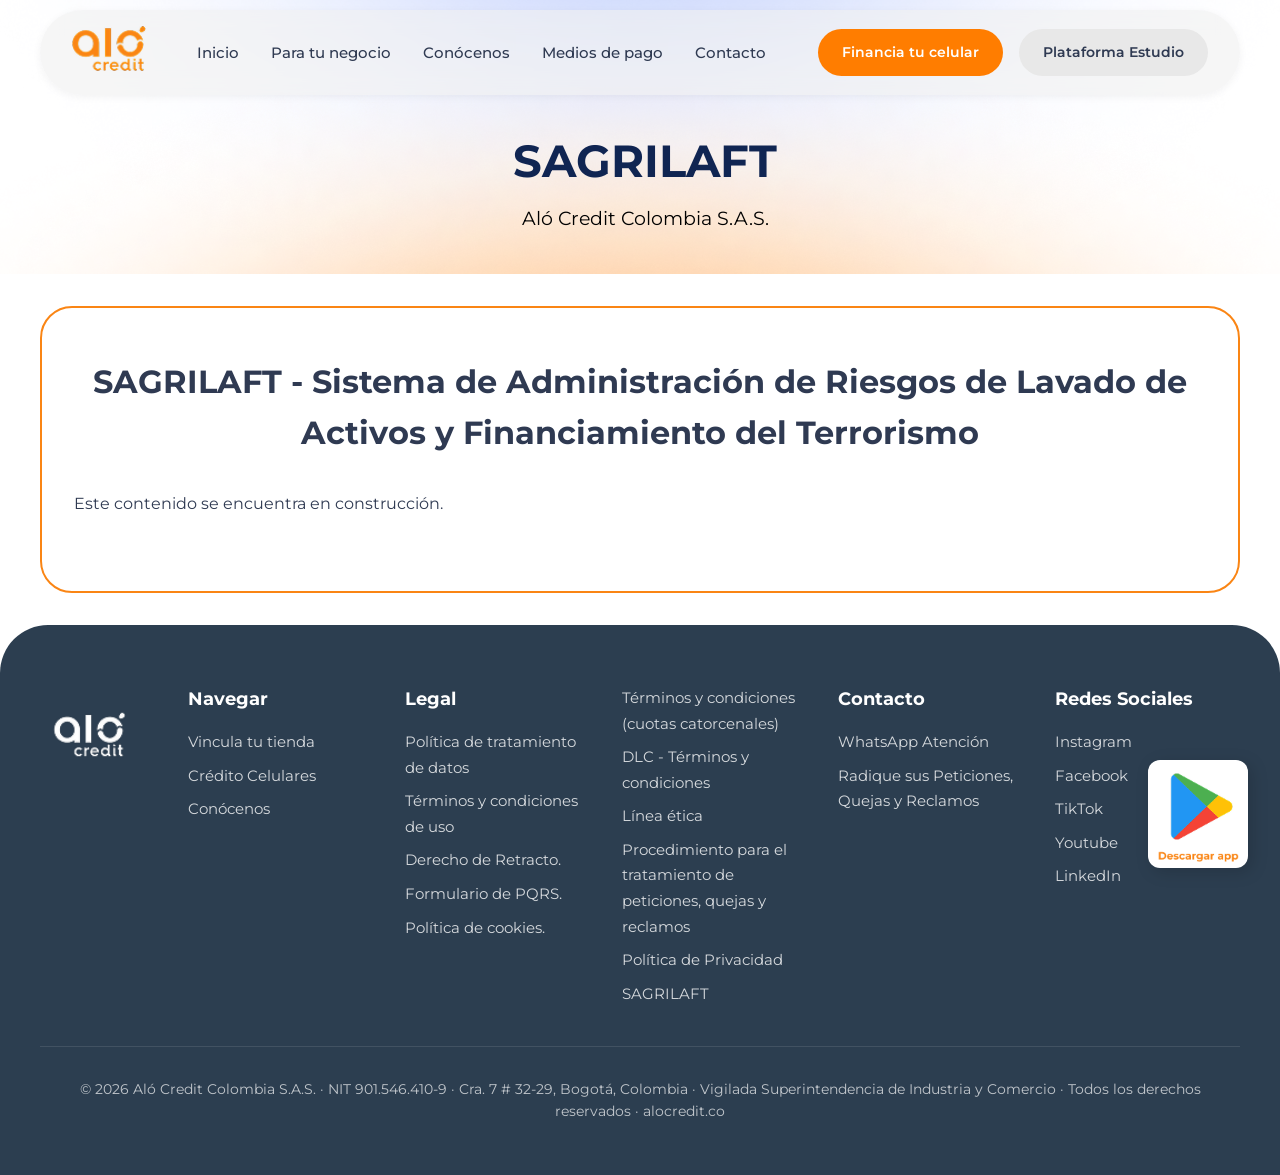
<file: sagrilaft.html>
<!DOCTYPE html>
<html lang="es">
<head>
    <meta charset="UTF-8">
    <meta name="viewport" content="width=device-width, initial-scale=1.0">
    <title>SAGRILAFT - Aló Credit Colombia</title>
    <link href="https://fonts.googleapis.com/css2?family=Montserrat:wght@300;400;500;600;700;800&display=swap" rel="stylesheet">
    <link rel="stylesheet" href="styles.css">
</head>
<body>
    <!-- Navigation Bar -->
    <nav class="navbar">
        <div class="navbar-content">
            <div class="navbar-logo">
                <a href="index.html" class="navbar-logo-link">
                    <img src="LogoNav.png" alt="Aló Credit" class="navbar-logo-img">
                </a>
            </div>
            <ul class="nav-links">
                <li><a href="index.html#inicio">Inicio</a></li>
                <li><a href="negocio.html">Para tu negocio</a></li>
                <li><a href="conocenos.html">Conócenos</a></li>
                <li><a href="paga.html">Medios de pago</a></li>
                <li><a href="contacto.html">Contacto</a></li>
            </ul>
            <div class="navbar-buttons">
                <a href="#" class="btn-navbar btn-navbar-primary">Financia tu celular</a>
                <a href="#" class="btn-navbar btn-navbar-secondary">Plataforma Estudio</a>
            </div>
            <button class="hamburger-menu" id="hamburgerMenu">
                <span></span>
                <span></span>
                <span></span>
            </button>
        </div>
    </nav>

    <!-- Mobile Menu -->
    <div class="mobile-menu" id="mobileMenu">
        <ul class="mobile-nav-links">
            <li><a href="index.html#inicio">Inicio</a></li>
            <li><a href="negocio.html">Para tu negocio</a></li>
            <li><a href="conocenos.html">Conócenos</a></li>
            <li><a href="paga.html">Medios de pago</a></li>
            <li><a href="contacto.html">Contacto</a></li>
        </ul>
        <div class="mobile-buttons">
            <a href="#" class="btn-navbar btn-navbar-primary">Financia tu celular</a>
            <a href="#" class="btn-navbar btn-navbar-secondary">Plataforma Estudio</a>
        </div>
    </div>

    <!-- Hero Section -->
    <section class="hero-paga-section" id="inicio">
        <div class="container">
            <div class="hero-content hero-content-centered">
                <div>
                    <h1 class="hero-paga-title">SAGRILAFT</h1>
                    <p class="hero-disclaimer">Aló Credit Colombia S.A.S.</p>
                </div>
            </div>
        </div>
    </section>

    <!-- Content Section -->
    <section class="politica-section">
        <div class="container">
            <div class="politica-content">
                <div class="politica-pdf-container politica-orange-box">
                    <h2>SAGRILAFT - Sistema de Administración de Riesgos de Lavado de Activos y Financiamiento del Terrorismo</h2>
                    <p>Este contenido se encuentra en construcción.</p>
                </div>
            </div>
        </div>
    </section>

    <!-- Floating Button -->
    <div class="floating-button">
        <a href="https://play.google.com/store/apps/details?id=com.alocredit&hl=es" target="_blank" class="floating-button-link">
            <img src="Boton nuevo.png" alt="Botón flotante" class="floating-button-img">
        </a>
    </div>

    <!-- Footer -->
    <footer class="footer">
        <div class="container">
            <div class="footer-top">
                <div class="footer-logo">
                    <img src="Logo footer1.png" alt="Aló Credit" class="footer-logo-img">
                </div>
                <div class="footer-links">
                    <div class="footer-section">
                        <h3>Navegar</h3>
                        <ul>
                            <li><a href="negocio.html#formulario">Vincula tu tienda</a></li>
                            <li><a href="index.html#proceso">Crédito Celulares</a></li>
                            <li><a href="conocenos.html">Conócenos</a></li>
                        </ul>
                    </div>

                    <div class="footer-section">
                        <h3>Legal</h3>
                        <ul>
                            <li><a href="politica.html">Política de tratamiento de datos</a></li>
                            <li><a href="terminos.html">Términos y condiciones de uso</a></li>
                            <li><a href="retracto.html">Derecho de Retracto.</a></li>
                            <li><a href="contacto.html">Formulario de PQRS.</a></li>
                            <li><a href="cookies.html">Política de cookies.</a></li>
                        </ul>
                    </div>

                    <div class="footer-section">
                        <ul>
                            <li><a href="terminos-cuotas.html">Términos y condiciones (cuotas catorcenales)</a></li>
                            <li><a href="dlc.html">DLC - Términos y condiciones</a></li>
                            <li><a href="#etica">Línea ética</a></li>
                            <li><a href="pqrs-procedimiento.html">Procedimiento para el tratamiento de peticiones, quejas y reclamos</a></li>
                            <li><a href="privacidad.html">Política de Privacidad</a></li>
                            <li><a href="sagrilaft.html">SAGRILAFT</a></li>
                        </ul>
                    </div>

                    <div class="footer-section">
                        <h3>Contacto</h3>
                        <ul>
                            <li><a href="https://api.whatsapp.com/send/?phone=573243679591&text&type=phone_number&app_absent=0" target="_blank">WhatsApp Atención</a></li>
                            <li><a href="contacto.html">Radique sus Peticiones, Quejas y Reclamos</a></li>
                        </ul>
                    </div>

                    <div class="footer-section">
                        <h3>Redes Sociales</h3>
                        <ul>
                            <li><a href="https://www.instagram.com/alocreditcol" target="_blank">Instagram</a></li>
                            <li><a href="https://www.facebook.com/people/Al%C3%B3-Credit-Colombia/61578189384117/?rdid=NAInuY7lux11YVNs&share_url=https%3A%2F%2Fwww.facebook.com%2Fshare%2F1BWmMSH9h4%2F" target="_blank">Facebook</a></li>
                            <li><a href="https://www.tiktok.com/@alocreditco" target="_blank">TikTok</a></li>
                            <li><a href="https://www.youtube.com/channel/UCNp1XvaAcFgbTgi-TPwkvpQ" target="_blank">Youtube</a></li>
                            <li><a href="https://co.linkedin.com/company/alocredit" target="_blank">LinkedIn</a></li>
                        </ul>
                    </div>
                </div>
            </div>

            <div class="footer-bottom">
                <p>© 2026 Aló Credit Colombia S.A.S. · NIT 901.546.410-9 · Cra. 7 # 32-29, Bogotá, Colombia · Vigilada Superintendencia de Industria y Comercio · Todos los derechos reservados · alocredit.co</p>
            </div>
        </div>
    </footer>

    <script>
        // Hamburger menu functionality
        const hamburgerMenu = document.getElementById('hamburgerMenu');
        const mobileMenu = document.getElementById('mobileMenu');
        const mobileNavLinks = document.querySelectorAll('.mobile-nav-links a');

        hamburgerMenu.addEventListener('click', () => {
            hamburgerMenu.classList.toggle('active');
            mobileMenu.classList.toggle('active');
        });

        // Close menu when a link is clicked
        mobileNavLinks.forEach(link => {
            link.addEventListener('click', () => {
                hamburgerMenu.classList.remove('active');
                mobileMenu.classList.remove('active');
            });
        });

        // Close menu when clicking outside
        document.addEventListener('click', (event) => {
            const isClickInsideNav = event.target.closest('.navbar') || event.target.closest('.mobile-menu');
            if (!isClickInsideNav && mobileMenu.classList.contains('active')) {
                hamburgerMenu.classList.remove('active');
                mobileMenu.classList.remove('active');
            }
        });

        // Active nav link indicator
        function setActiveNavLink() {
            const currentPage = window.location.pathname.split('/').pop() || 'index.html';
            const navLinks = document.querySelectorAll('.nav-links a, .mobile-nav-links a');

            navLinks.forEach(link => {
                link.classList.remove('nav-active');
                const href = link.getAttribute('href');
                const linkPage = href.split('/').pop();

                if ((currentPage === '' || currentPage === 'index.html') && (href === '#inicio' || href === 'index.html#inicio')) {
                    link.classList.add('nav-active');
                } else if (linkPage === currentPage) {
                    link.classList.add('nav-active');
                }
            });
        }

        setActiveNavLink();
        window.addEventListener('hashchange', setActiveNavLink);
    </script>
</body>
</html>
</file>
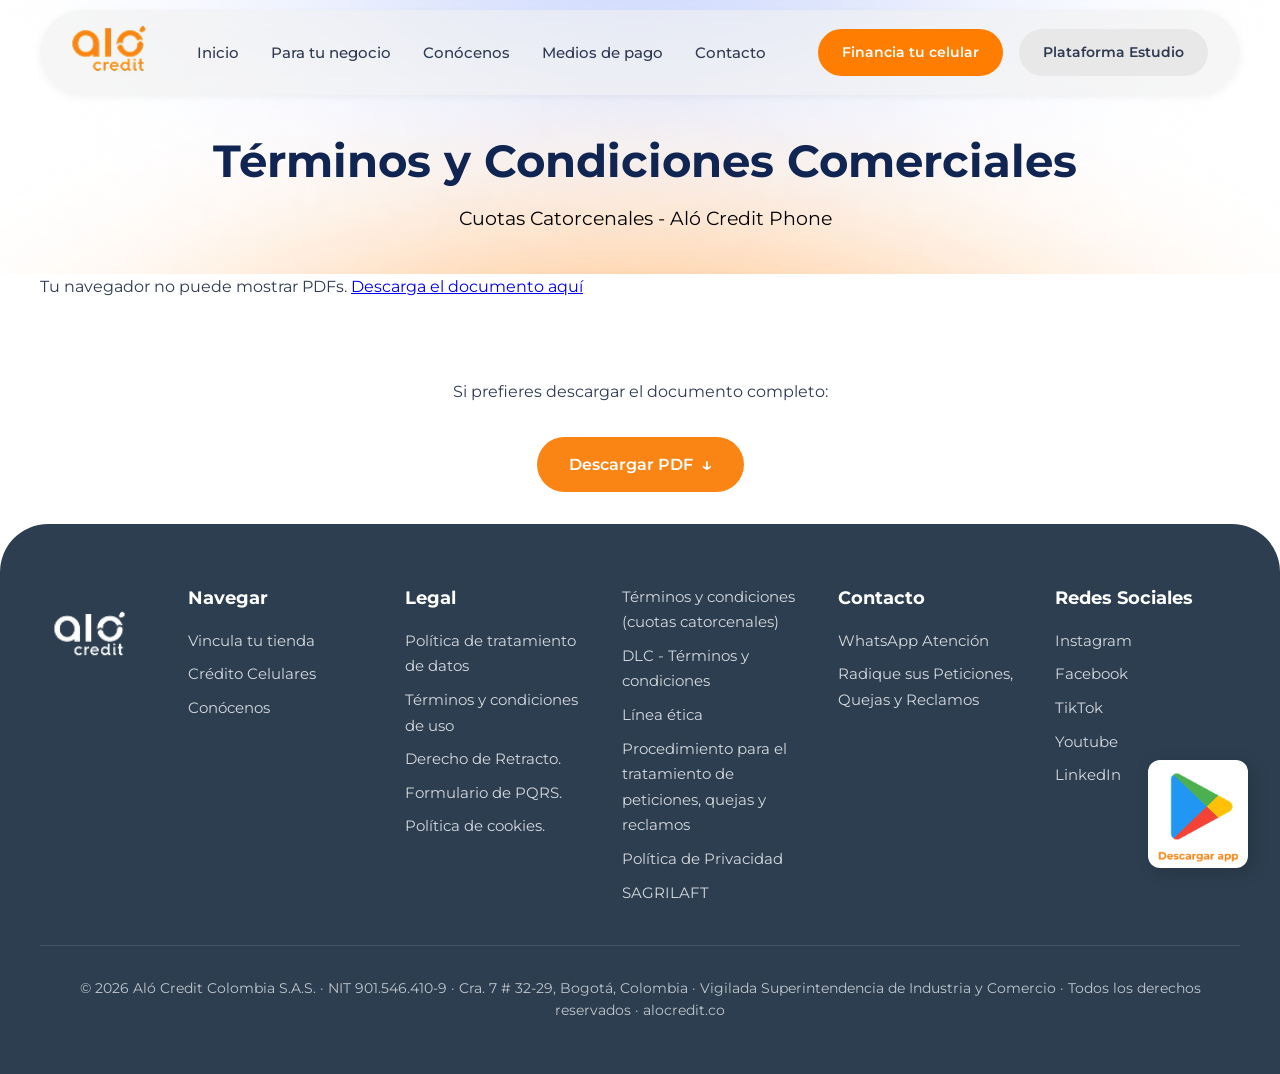
<file: terminos-cuotas.html>
<!DOCTYPE html>
<html lang="es">
<head>
    <meta charset="UTF-8">
    <meta name="viewport" content="width=device-width, initial-scale=1.0">
    <title>Términos y Condiciones (Cuotas Catorcenales) - Aló Credit Colombia</title>
    <link href="https://fonts.googleapis.com/css2?family=Montserrat:wght@300;400;500;600;700;800&display=swap" rel="stylesheet">
    <link rel="stylesheet" href="styles.css">
</head>
<body>
    <!-- Navigation Bar -->
    <nav class="navbar">
        <div class="navbar-content">
            <div class="navbar-logo">
                <a href="index.html" class="navbar-logo-link">
                    <img src="LogoNav.png" alt="Aló Credit" class="navbar-logo-img">
                </a>
            </div>
            <ul class="nav-links">
                <li><a href="index.html#inicio">Inicio</a></li>
                <li><a href="negocio.html">Para tu negocio</a></li>
                <li><a href="conocenos.html">Conócenos</a></li>
                <li><a href="paga.html">Medios de pago</a></li>
                <li><a href="contacto.html">Contacto</a></li>
            </ul>
            <div class="navbar-buttons">
                <a href="#" class="btn-navbar btn-navbar-primary">Financia tu celular</a>
                <a href="#" class="btn-navbar btn-navbar-secondary">Plataforma Estudio</a>
            </div>
            <button class="hamburger-menu" id="hamburgerMenu">
                <span></span>
                <span></span>
                <span></span>
            </button>
        </div>
    </nav>

    <!-- Mobile Menu -->
    <div class="mobile-menu" id="mobileMenu">
        <ul class="mobile-nav-links">
            <li><a href="index.html#inicio">Inicio</a></li>
            <li><a href="negocio.html">Para tu negocio</a></li>
            <li><a href="conocenos.html">Conócenos</a></li>
            <li><a href="paga.html">Medios de pago</a></li>
            <li><a href="contacto.html">Contacto</a></li>
        </ul>
        <div class="mobile-buttons">
            <a href="#" class="btn-navbar btn-navbar-primary">Financia tu celular</a>
            <a href="#" class="btn-navbar btn-navbar-secondary">Plataforma Estudio</a>
        </div>
    </div>

    <!-- Hero Section -->
    <section class="hero-paga-section" id="inicio">
        <div class="container">
            <div class="hero-content hero-content-centered">
                <div>
                    <h1 class="hero-paga-title">Términos y Condiciones Comerciales</h1>
                    <p class="hero-disclaimer">Cuotas Catorcenales - Aló Credit Phone</p>
                </div>
            </div>
        </div>
    </section>

    <!-- Content Section -->
    <section class="politica-section">
        <div class="container">
            <div class="politica-content">
                <div class="politica-pdf-container">
                    <object data="TERMINOS Y CONDICIONES COMERCIALES ALO CREDIT PHONE Vs. 110326.pdf"
                            type="application/pdf"
                            width="100%"
                            height="800px"
                            style="border: none; border-radius: 1rem;">
                        <p>Tu navegador no puede mostrar PDFs.
                            <a href="TERMINOS Y CONDICIONES COMERCIALES ALO CREDIT PHONE Vs. 110326.pdf">Descarga el documento aquí</a>
                        </p>
                    </object>
                </div>
                <div class="politica-download">
                    <p>Si prefieres descargar el documento completo:</p>
                    <a href="TERMINOS Y CONDICIONES COMERCIALES ALO CREDIT PHONE Vs. 110326.pdf" download class="btn-download-simple">
                        Descargar PDF <span class="arrow">↓</span>
                    </a>
                </div>
            </div>
        </div>
    </section>

    <!-- Floating Button -->
    <div class="floating-button">
        <a href="https://play.google.com/store/apps/details?id=com.alocredit&hl=es" target="_blank" class="floating-button-link">
            <img src="Boton nuevo.png" alt="Botón flotante" class="floating-button-img">
        </a>
    </div>

    <!-- Footer -->
    <footer class="footer">
        <div class="container">
            <div class="footer-top">
                <div class="footer-logo">
                    <img src="Logo footer1.png" alt="Aló Credit" class="footer-logo-img">
                </div>
                <div class="footer-links">
                    <div class="footer-section">
                        <h3>Navegar</h3>
                        <ul>
                            <li><a href="negocio.html#formulario">Vincula tu tienda</a></li>
                            <li><a href="index.html#proceso">Crédito Celulares</a></li>
                            <li><a href="conocenos.html">Conócenos</a></li>
                        </ul>
                    </div>

                    <div class="footer-section">
                        <h3>Legal</h3>
                        <ul>
                            <li><a href="politica.html">Política de tratamiento de datos</a></li>
                            <li><a href="terminos.html">Términos y condiciones de uso</a></li>
                            <li><a href="retracto.html">Derecho de Retracto.</a></li>
                            <li><a href="contacto.html">Formulario de PQRS.</a></li>
                            <li><a href="cookies.html">Política de cookies.</a></li>
                        </ul>
                    </div>

                    <div class="footer-section">
                        <ul>
                            <li><a href="terminos-cuotas.html">Términos y condiciones (cuotas catorcenales)</a></li>
                            <li><a href="dlc.html">DLC - Términos y condiciones</a></li>
                            <li><a href="#etica">Línea ética</a></li>
                            <li><a href="pqrs-procedimiento.html">Procedimiento para el tratamiento de peticiones, quejas y reclamos</a></li>
                            <li><a href="privacidad.html">Política de Privacidad</a></li>
                            <li><a href="sagrilaft.html">SAGRILAFT</a></li>
                        </ul>
                    </div>

                    <div class="footer-section">
                        <h3>Contacto</h3>
                        <ul>
                            <li><a href="https://api.whatsapp.com/send/?phone=573243679591&text&type=phone_number&app_absent=0" target="_blank">WhatsApp Atención</a></li>
                            <li><a href="contacto.html">Radique sus Peticiones, Quejas y Reclamos</a></li>
                        </ul>
                    </div>

                    <div class="footer-section">
                        <h3>Redes Sociales</h3>
                        <ul>
                            <li><a href="https://www.instagram.com/alocreditcol" target="_blank">Instagram</a></li>
                            <li><a href="https://www.facebook.com/people/Al%C3%B3-Credit-Colombia/61578189384117/?rdid=NAInuY7lux11YVNs&share_url=https%3A%2F%2Fwww.facebook.com%2Fshare%2F1BWmMSH9h4%2F" target="_blank">Facebook</a></li>
                            <li><a href="https://www.tiktok.com/@alocreditco" target="_blank">TikTok</a></li>
                            <li><a href="https://www.youtube.com/channel/UCNp1XvaAcFgbTgi-TPwkvpQ" target="_blank">Youtube</a></li>
                            <li><a href="https://co.linkedin.com/company/alocredit" target="_blank">LinkedIn</a></li>
                        </ul>
                    </div>
                </div>
            </div>

            <div class="footer-bottom">
                <p>© 2026 Aló Credit Colombia S.A.S. · NIT 901.546.410-9 · Cra. 7 # 32-29, Bogotá, Colombia · Vigilada Superintendencia de Industria y Comercio · Todos los derechos reservados · alocredit.co</p>
            </div>
        </div>
    </footer>

    <script>
        // Hamburger menu functionality
        const hamburgerMenu = document.getElementById('hamburgerMenu');
        const mobileMenu = document.getElementById('mobileMenu');
        const mobileNavLinks = document.querySelectorAll('.mobile-nav-links a');

        hamburgerMenu.addEventListener('click', () => {
            hamburgerMenu.classList.toggle('active');
            mobileMenu.classList.toggle('active');
        });

        // Close menu when a link is clicked
        mobileNavLinks.forEach(link => {
            link.addEventListener('click', () => {
                hamburgerMenu.classList.remove('active');
                mobileMenu.classList.remove('active');
            });
        });

        // Close menu when clicking outside
        document.addEventListener('click', (event) => {
            const isClickInsideNav = event.target.closest('.navbar') || event.target.closest('.mobile-menu');
            if (!isClickInsideNav && mobileMenu.classList.contains('active')) {
                hamburgerMenu.classList.remove('active');
                mobileMenu.classList.remove('active');
            }
        });

        // Active nav link indicator
        function setActiveNavLink() {
            const currentPage = window.location.pathname.split('/').pop() || 'index.html';
            const navLinks = document.querySelectorAll('.nav-links a, .mobile-nav-links a');

            navLinks.forEach(link => {
                link.classList.remove('nav-active');
                const href = link.getAttribute('href');
                const linkPage = href.split('/').pop();

                if ((currentPage === '' || currentPage === 'index.html') && (href === '#inicio' || href === 'index.html#inicio')) {
                    link.classList.add('nav-active');
                } else if (linkPage === currentPage) {
                    link.classList.add('nav-active');
                }
            });
        }

        setActiveNavLink();
        window.addEventListener('hashchange', setActiveNavLink);

        // Handle PDF page navigation
        const params = new URLSearchParams(window.location.hash.substring(1));
        const pageParam = params.get('page');

        if (pageParam) {
            const pdfObject = document.querySelector('object[type="application/pdf"]');
            if (pdfObject) {
                const currentSrc = pdfObject.getAttribute('data');
                pdfObject.setAttribute('data', currentSrc + '#page=' + pageParam);
            }
        }
    </script>
</body>
</html>
</file>
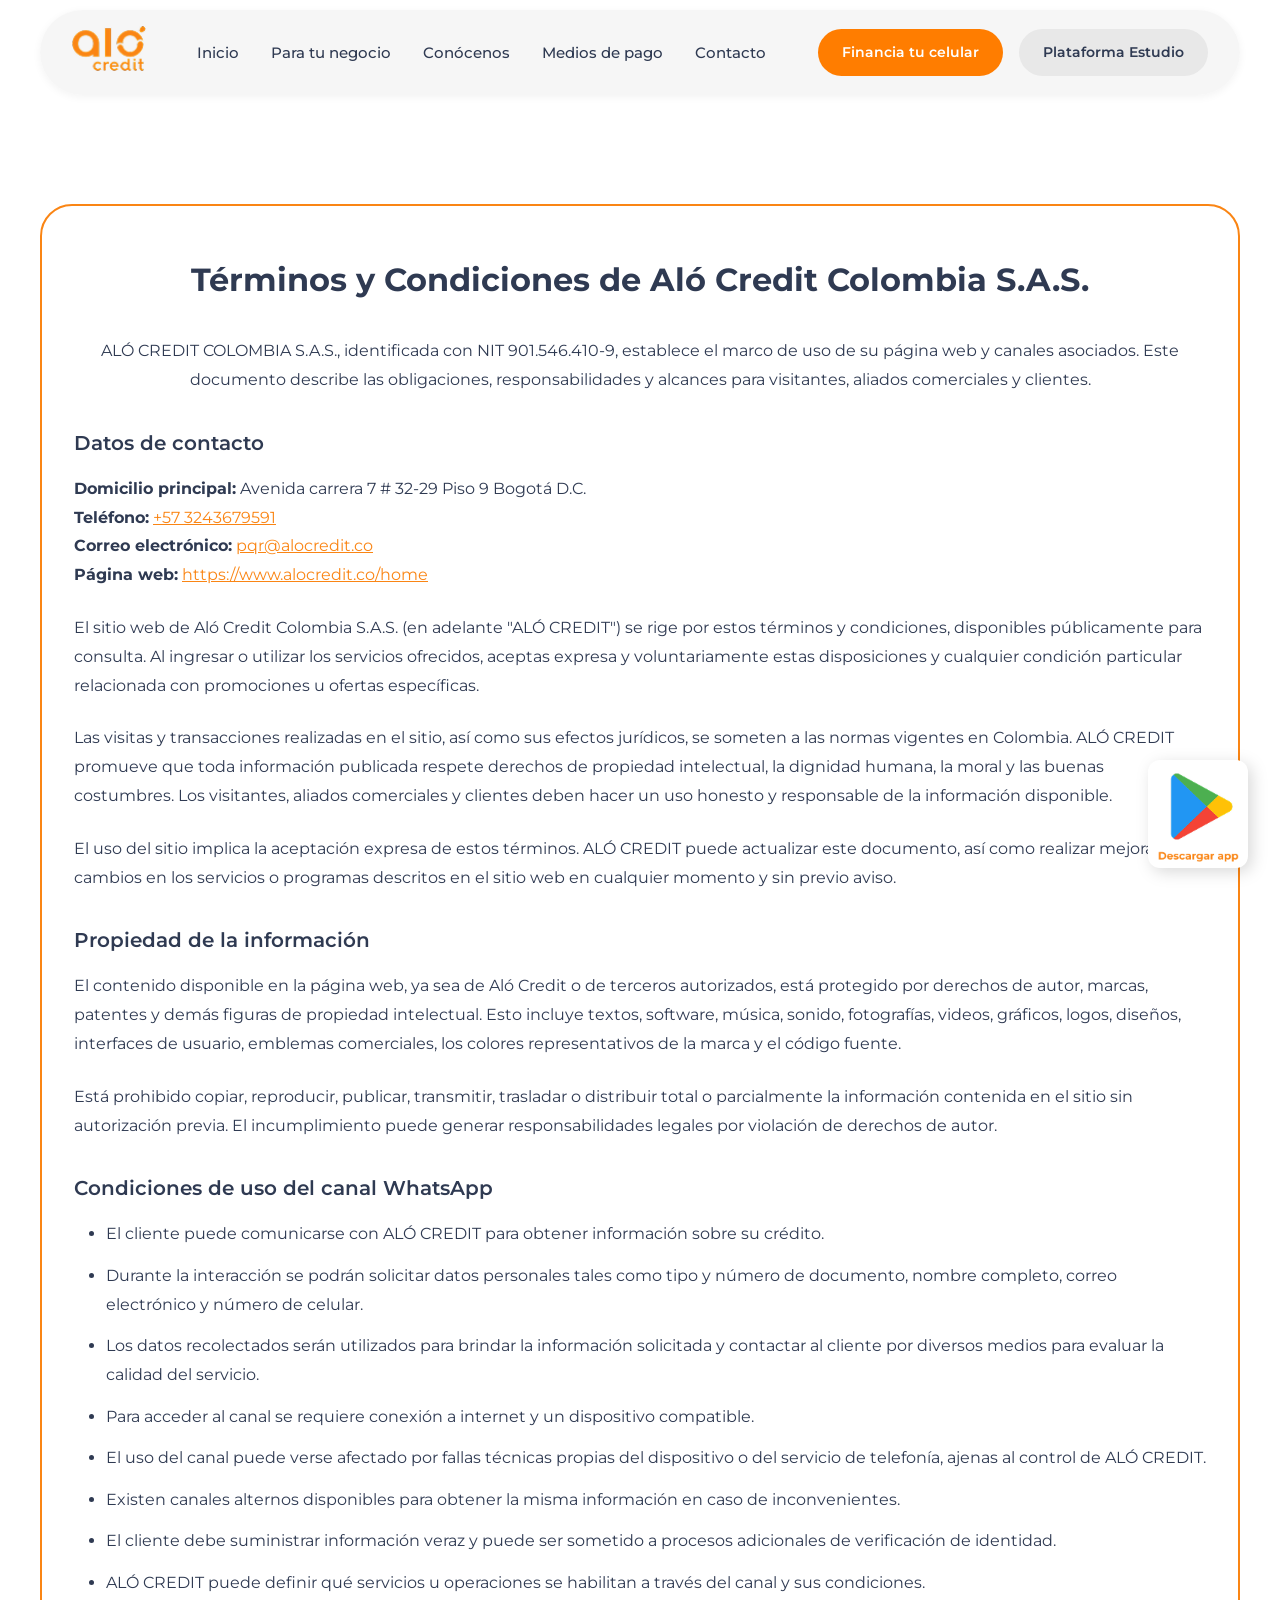
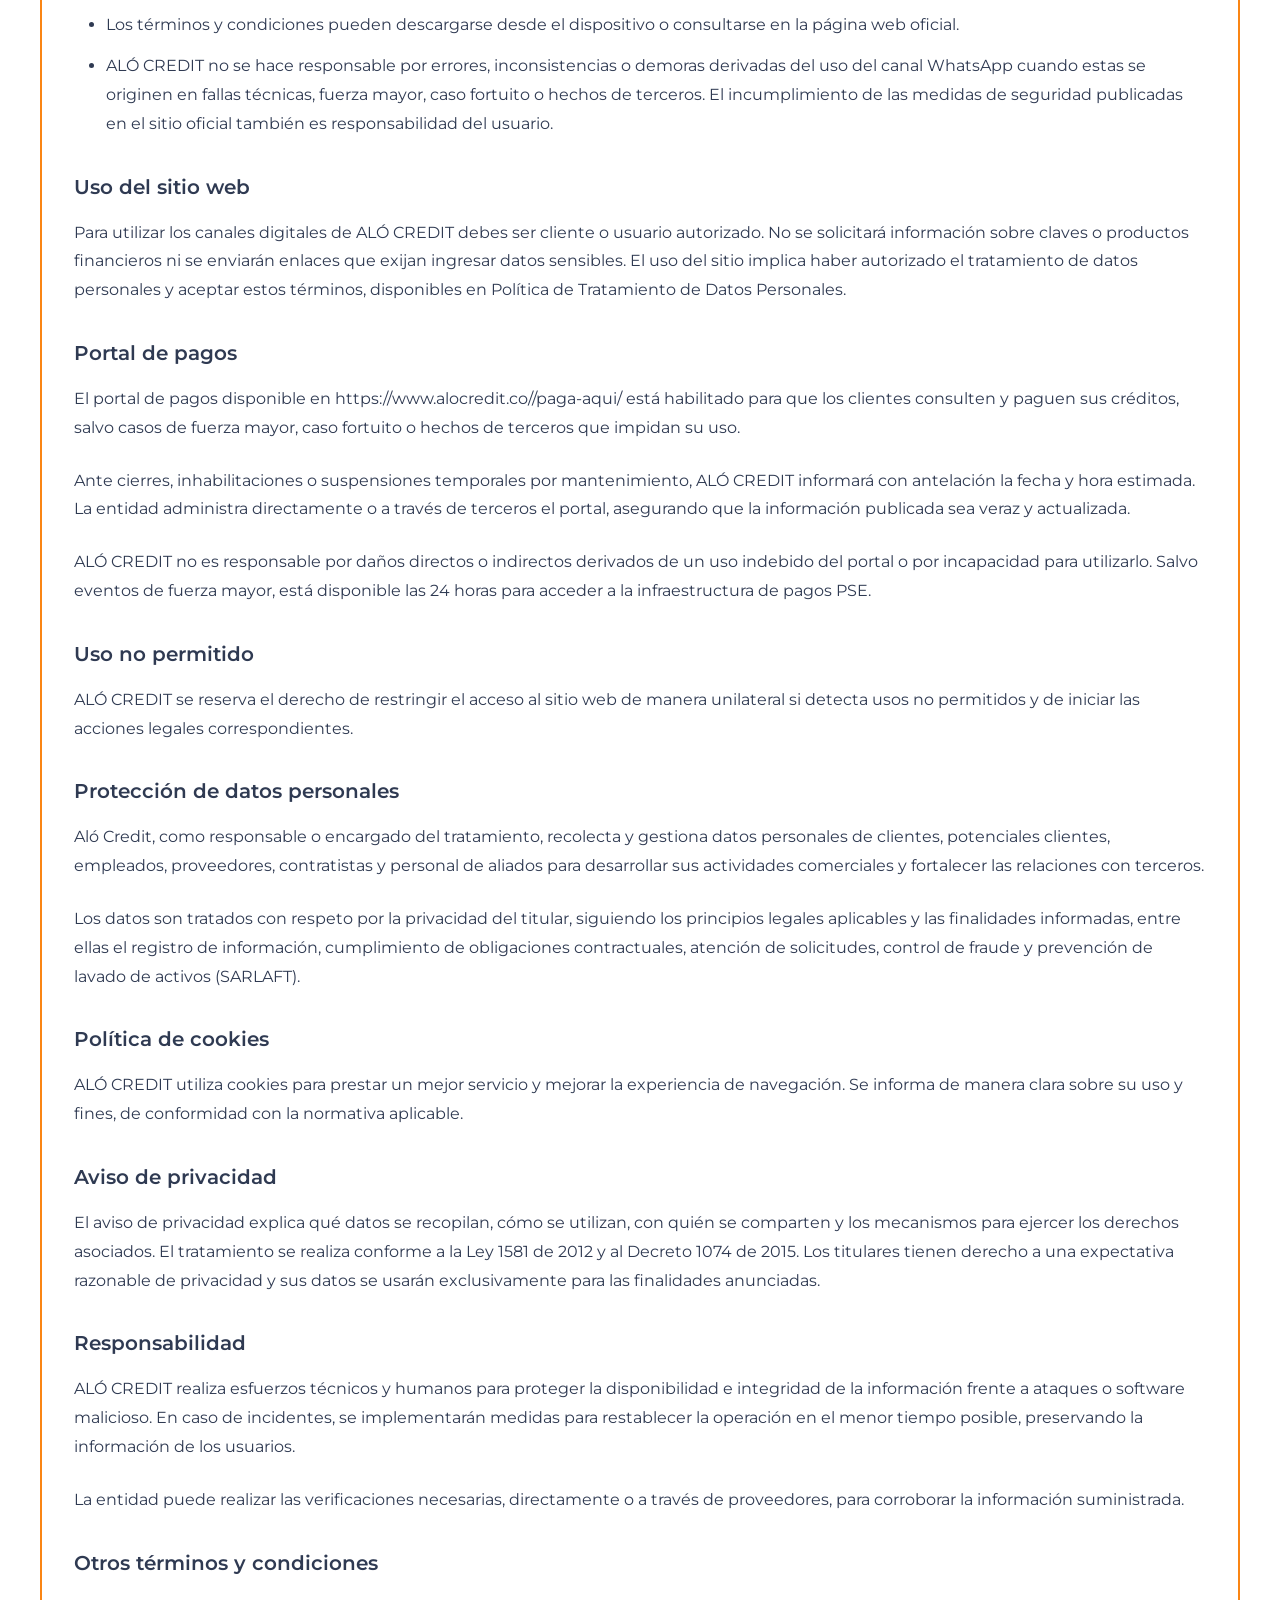
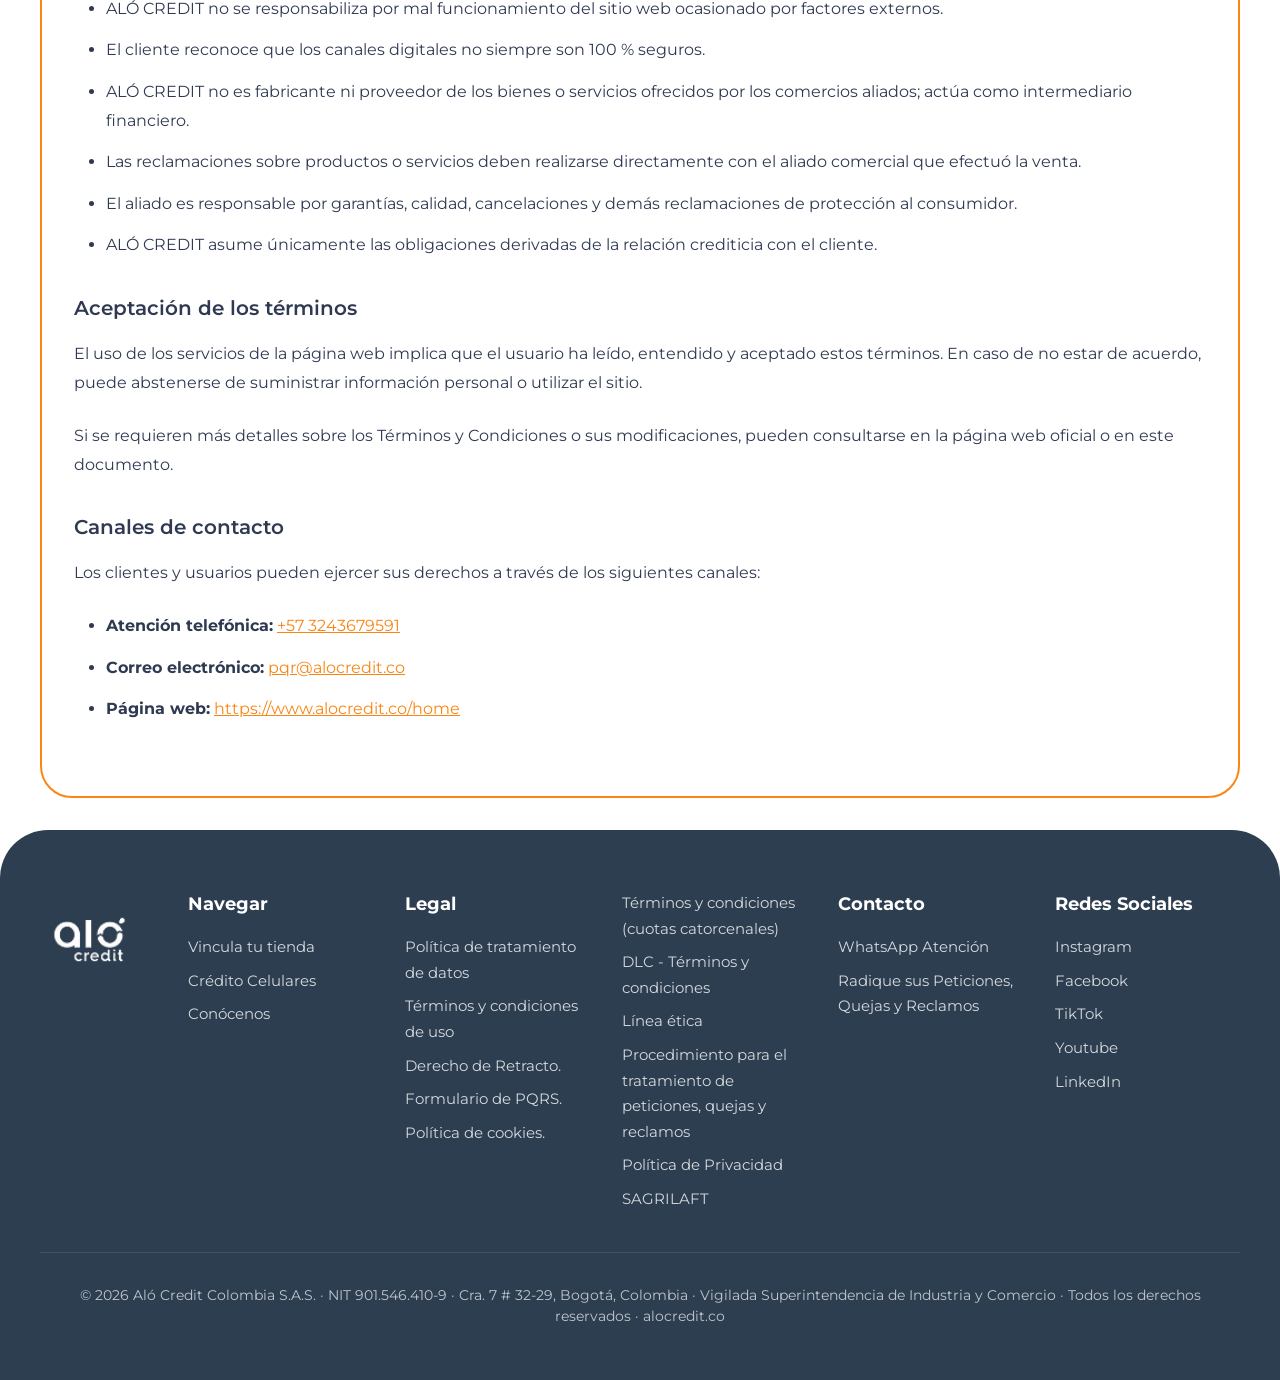
<file: terminos.html>
<!DOCTYPE html>
<html lang="es">
<head>
    <meta charset="UTF-8">
    <meta name="viewport" content="width=device-width, initial-scale=1.0">
    <title>Términos y Condiciones de Uso - Aló Credit Colombia</title>
    <link href="https://fonts.googleapis.com/css2?family=Montserrat:wght@300;400;500;600;700;800&display=swap" rel="stylesheet">
    <link rel="stylesheet" href="styles.css">
</head>
<body>
    <!-- Navigation Bar -->
    <nav class="navbar">
        <div class="navbar-content">
            <div class="navbar-logo">
                <a href="index.html" class="navbar-logo-link">
                    <img src="LogoNav.png" alt="Aló Credit" class="navbar-logo-img">
                </a>
            </div>
            <ul class="nav-links">
                <li><a href="index.html#inicio">Inicio</a></li>
                <li><a href="negocio.html">Para tu negocio</a></li>
                <li><a href="conocenos.html">Conócenos</a></li>
                <li><a href="paga.html">Medios de pago</a></li>
                <li><a href="contacto.html">Contacto</a></li>
            </ul>
            <div class="navbar-buttons">
                <a href="#" class="btn-navbar btn-navbar-primary">Financia tu celular</a>
                <a href="#" class="btn-navbar btn-navbar-secondary">Plataforma Estudio</a>
            </div>
            <button class="hamburger-menu" id="hamburgerMenu">
                <span></span>
                <span></span>
                <span></span>
            </button>
        </div>
    </nav>

    <!-- Mobile Menu -->
    <div class="mobile-menu" id="mobileMenu">
        <ul class="mobile-nav-links">
            <li><a href="index.html#inicio">Inicio</a></li>
            <li><a href="negocio.html">Para tu negocio</a></li>
            <li><a href="conocenos.html">Conócenos</a></li>
            <li><a href="paga.html">Medios de pago</a></li>
            <li><a href="contacto.html">Contacto</a></li>
        </ul>
        <div class="mobile-buttons">
            <a href="#" class="btn-navbar btn-navbar-primary">Financia tu celular</a>
            <a href="#" class="btn-navbar btn-navbar-secondary">Plataforma Estudio</a>
        </div>
    </div>

    <!-- Hero Section -->
    <section class="hero-paga-section no-gradient" id="inicio">
        <div class="hero-content hero-content-centered">
        </div>
    </section>

    <!-- Content Section -->
    <section class="politica-section">
        <div class="container">
            <div class="politica-content">
                <div class="politica-pdf-container politica-orange-box">
                    <h2>Términos y Condiciones de Aló Credit Colombia S.A.S.</h2>

                    <p style="text-align: center;">ALÓ CREDIT COLOMBIA S.A.S., identificada con NIT 901.546.410-9, establece el marco de uso de su página web y canales asociados. Este documento describe las obligaciones, responsabilidades y alcances para visitantes, aliados comerciales y clientes.</p>

                    <h3>Datos de contacto</h3>
                    <p><strong>Domicilio principal:</strong> Avenida carrera 7 # 32-29 Piso 9 Bogotá D.C.<br>
                    <strong>Teléfono:</strong> <a href="tel:+573243679591">+57 3243679591</a><br>
                    <strong>Correo electrónico:</strong> <a href="mailto:pqr@alocredit.co">pqr@alocredit.co</a><br>
                    <strong>Página web:</strong> <a href="https://www.alocredit.co/home" target="_blank">https://www.alocredit.co/home</a></p>

                    <p>El sitio web de Aló Credit Colombia S.A.S. (en adelante "ALÓ CREDIT") se rige por estos términos y condiciones, disponibles públicamente para consulta. Al ingresar o utilizar los servicios ofrecidos, aceptas expresa y voluntariamente estas disposiciones y cualquier condición particular relacionada con promociones u ofertas específicas.</p>

                    <p>Las visitas y transacciones realizadas en el sitio, así como sus efectos jurídicos, se someten a las normas vigentes en Colombia. ALÓ CREDIT promueve que toda información publicada respete derechos de propiedad intelectual, la dignidad humana, la moral y las buenas costumbres. Los visitantes, aliados comerciales y clientes deben hacer un uso honesto y responsable de la información disponible.</p>

                    <p>El uso del sitio implica la aceptación expresa de estos términos. ALÓ CREDIT puede actualizar este documento, así como realizar mejoras o cambios en los servicios o programas descritos en el sitio web en cualquier momento y sin previo aviso.</p>

                    <h3>Propiedad de la información</h3>
                    <p>El contenido disponible en la página web, ya sea de Aló Credit o de terceros autorizados, está protegido por derechos de autor, marcas, patentes y demás figuras de propiedad intelectual. Esto incluye textos, software, música, sonido, fotografías, videos, gráficos, logos, diseños, interfaces de usuario, emblemas comerciales, los colores representativos de la marca y el código fuente.</p>

                    <p>Está prohibido copiar, reproducir, publicar, transmitir, trasladar o distribuir total o parcialmente la información contenida en el sitio sin autorización previa. El incumplimiento puede generar responsabilidades legales por violación de derechos de autor.</p>

                    <h3>Condiciones de uso del canal WhatsApp</h3>
                    <ul>
                        <li>El cliente puede comunicarse con ALÓ CREDIT para obtener información sobre su crédito.</li>
                        <li>Durante la interacción se podrán solicitar datos personales tales como tipo y número de documento, nombre completo, correo electrónico y número de celular.</li>
                        <li>Los datos recolectados serán utilizados para brindar la información solicitada y contactar al cliente por diversos medios para evaluar la calidad del servicio.</li>
                        <li>Para acceder al canal se requiere conexión a internet y un dispositivo compatible.</li>
                        <li>El uso del canal puede verse afectado por fallas técnicas propias del dispositivo o del servicio de telefonía, ajenas al control de ALÓ CREDIT.</li>
                        <li>Existen canales alternos disponibles para obtener la misma información en caso de inconvenientes.</li>
                        <li>El cliente debe suministrar información veraz y puede ser sometido a procesos adicionales de verificación de identidad.</li>
                        <li>ALÓ CREDIT puede definir qué servicios u operaciones se habilitan a través del canal y sus condiciones.</li>
                        <li>Los términos y condiciones pueden descargarse desde el dispositivo o consultarse en la página web oficial.</li>
                        <li>ALÓ CREDIT no se hace responsable por errores, inconsistencias o demoras derivadas del uso del canal WhatsApp cuando estas se originen en fallas técnicas, fuerza mayor, caso fortuito o hechos de terceros. El incumplimiento de las medidas de seguridad publicadas en el sitio oficial también es responsabilidad del usuario.</li>
                    </ul>

                    <h3>Uso del sitio web</h3>
                    <p>Para utilizar los canales digitales de ALÓ CREDIT debes ser cliente o usuario autorizado. No se solicitará información sobre claves o productos financieros ni se enviarán enlaces que exijan ingresar datos sensibles. El uso del sitio implica haber autorizado el tratamiento de datos personales y aceptar estos términos, disponibles en Política de Tratamiento de Datos Personales.</p>

                    <h3>Portal de pagos</h3>
                    <p>El portal de pagos disponible en https://www.alocredit.co//paga-aqui/ está habilitado para que los clientes consulten y paguen sus créditos, salvo casos de fuerza mayor, caso fortuito o hechos de terceros que impidan su uso.</p>

                    <p>Ante cierres, inhabilitaciones o suspensiones temporales por mantenimiento, ALÓ CREDIT informará con antelación la fecha y hora estimada. La entidad administra directamente o a través de terceros el portal, asegurando que la información publicada sea veraz y actualizada.</p>

                    <p>ALÓ CREDIT no es responsable por daños directos o indirectos derivados de un uso indebido del portal o por incapacidad para utilizarlo. Salvo eventos de fuerza mayor, está disponible las 24 horas para acceder a la infraestructura de pagos PSE.</p>

                    <h3>Uso no permitido</h3>
                    <p>ALÓ CREDIT se reserva el derecho de restringir el acceso al sitio web de manera unilateral si detecta usos no permitidos y de iniciar las acciones legales correspondientes.</p>

                    <h3>Protección de datos personales</h3>
                    <p>Aló Credit, como responsable o encargado del tratamiento, recolecta y gestiona datos personales de clientes, potenciales clientes, empleados, proveedores, contratistas y personal de aliados para desarrollar sus actividades comerciales y fortalecer las relaciones con terceros.</p>

                    <p>Los datos son tratados con respeto por la privacidad del titular, siguiendo los principios legales aplicables y las finalidades informadas, entre ellas el registro de información, cumplimiento de obligaciones contractuales, atención de solicitudes, control de fraude y prevención de lavado de activos (SARLAFT).</p>

                    <h3>Política de cookies</h3>
                    <p>ALÓ CREDIT utiliza cookies para prestar un mejor servicio y mejorar la experiencia de navegación. Se informa de manera clara sobre su uso y fines, de conformidad con la normativa aplicable.</p>

                    <h3>Aviso de privacidad</h3>
                    <p>El aviso de privacidad explica qué datos se recopilan, cómo se utilizan, con quién se comparten y los mecanismos para ejercer los derechos asociados. El tratamiento se realiza conforme a la Ley 1581 de 2012 y al Decreto 1074 de 2015. Los titulares tienen derecho a una expectativa razonable de privacidad y sus datos se usarán exclusivamente para las finalidades anunciadas.</p>

                    <h3>Responsabilidad</h3>
                    <p>ALÓ CREDIT realiza esfuerzos técnicos y humanos para proteger la disponibilidad e integridad de la información frente a ataques o software malicioso. En caso de incidentes, se implementarán medidas para restablecer la operación en el menor tiempo posible, preservando la información de los usuarios.</p>

                    <p>La entidad puede realizar las verificaciones necesarias, directamente o a través de proveedores, para corroborar la información suministrada.</p>

                    <h3>Otros términos y condiciones</h3>
                    <ul>
                        <li>ALÓ CREDIT no se responsabiliza por mal funcionamiento del sitio web ocasionado por factores externos.</li>
                        <li>El cliente reconoce que los canales digitales no siempre son 100 % seguros.</li>
                        <li>ALÓ CREDIT no es fabricante ni proveedor de los bienes o servicios ofrecidos por los comercios aliados; actúa como intermediario financiero.</li>
                        <li>Las reclamaciones sobre productos o servicios deben realizarse directamente con el aliado comercial que efectuó la venta.</li>
                        <li>El aliado es responsable por garantías, calidad, cancelaciones y demás reclamaciones de protección al consumidor.</li>
                        <li>ALÓ CREDIT asume únicamente las obligaciones derivadas de la relación crediticia con el cliente.</li>
                    </ul>

                    <h3>Aceptación de los términos</h3>
                    <p>El uso de los servicios de la página web implica que el usuario ha leído, entendido y aceptado estos términos. En caso de no estar de acuerdo, puede abstenerse de suministrar información personal o utilizar el sitio.</p>

                    <p>Si se requieren más detalles sobre los Términos y Condiciones o sus modificaciones, pueden consultarse en la página web oficial o en este documento.</p>

                    <h3>Canales de contacto</h3>
                    <p>Los clientes y usuarios pueden ejercer sus derechos a través de los siguientes canales:</p>
                    <ul>
                        <li><strong>Atención telefónica:</strong> <a href="tel:+573243679591">+57 3243679591</a></li>
                        <li><strong>Correo electrónico:</strong> <a href="mailto:pqr@alocredit.co">pqr@alocredit.co</a></li>
                        <li><strong>Página web:</strong> <a href="https://www.alocredit.co/home" target="_blank">https://www.alocredit.co/home</a></li>
                    </ul>
                </div>
            </div>
        </div>
    </section>

    <!-- Floating Button -->
    <div class="floating-button">
        <a href="https://play.google.com/store/apps/details?id=com.alocredit&hl=es" target="_blank" class="floating-button-link">
            <img src="Boton nuevo.png" alt="Botón flotante" class="floating-button-img">
        </a>
    </div>

    <!-- Footer -->
    <footer class="footer">
        <div class="container">
            <div class="footer-top">
                <div class="footer-logo">
                    <img src="Logo footer1.png" alt="Aló Credit" class="footer-logo-img">
                </div>
                <div class="footer-links">
                    <div class="footer-section">
                        <h3>Navegar</h3>
                        <ul>
                            <li><a href="negocio.html#formulario">Vincula tu tienda</a></li>
                            <li><a href="index.html#proceso">Crédito Celulares</a></li>
                            <li><a href="conocenos.html">Conócenos</a></li>
                        </ul>
                    </div>

                    <div class="footer-section">
                        <h3>Legal</h3>
                        <ul>
                            <li><a href="politica.html">Política de tratamiento de datos</a></li>
                            <li><a href="terminos.html">Términos y condiciones de uso</a></li>
                            <li><a href="retracto.html">Derecho de Retracto.</a></li>
                            <li><a href="contacto.html">Formulario de PQRS.</a></li>
                            <li><a href="cookies.html">Política de cookies.</a></li>
                        </ul>
                    </div>

                    <div class="footer-section">
                        <ul>
                            <li><a href="terminos-cuotas.html">Términos y condiciones (cuotas catorcenales)</a></li>
                            <li><a href="dlc.html">DLC - Términos y condiciones</a></li>
                            <li><a href="#etica">Línea ética</a></li>
                            <li><a href="pqrs-procedimiento.html">Procedimiento para el tratamiento de peticiones, quejas y reclamos</a></li>
                            <li><a href="privacidad.html">Política de Privacidad</a></li>
                            <li><a href="sagrilaft.html">SAGRILAFT</a></li>
                        </ul>
                    </div>

                    <div class="footer-section">
                        <h3>Contacto</h3>
                        <ul>
                            <li><a href="https://api.whatsapp.com/send/?phone=573243679591&text&type=phone_number&app_absent=0" target="_blank">WhatsApp Atención</a></li>
                            <li><a href="contacto.html">Radique sus Peticiones, Quejas y Reclamos</a></li>
                        </ul>
                    </div>

                    <div class="footer-section">
                        <h3>Redes Sociales</h3>
                        <ul>
                            <li><a href="https://www.instagram.com/alocreditcol" target="_blank">Instagram</a></li>
                            <li><a href="https://www.facebook.com/people/Al%C3%B3-Credit-Colombia/61578189384117/?rdid=NAInuY7lux11YVNs&share_url=https%3A%2F%2Fwww.facebook.com%2Fshare%2F1BWmMSH9h4%2F" target="_blank">Facebook</a></li>
                            <li><a href="https://www.tiktok.com/@alocreditco" target="_blank">TikTok</a></li>
                            <li><a href="https://www.youtube.com/channel/UCNp1XvaAcFgbTgi-TPwkvpQ" target="_blank">Youtube</a></li>
                            <li><a href="https://co.linkedin.com/company/alocredit" target="_blank">LinkedIn</a></li>
                        </ul>
                    </div>
                </div>
            </div>

            <div class="footer-bottom">
                <p>© 2026 Aló Credit Colombia S.A.S. · NIT 901.546.410-9 · Cra. 7 # 32-29, Bogotá, Colombia · Vigilada Superintendencia de Industria y Comercio · Todos los derechos reservados · alocredit.co</p>
            </div>
        </div>
    </footer>

    <script>
        // Hamburger menu functionality
        const hamburgerMenu = document.getElementById('hamburgerMenu');
        const mobileMenu = document.getElementById('mobileMenu');
        const mobileNavLinks = document.querySelectorAll('.mobile-nav-links a');

        hamburgerMenu.addEventListener('click', () => {
            hamburgerMenu.classList.toggle('active');
            mobileMenu.classList.toggle('active');
        });

        // Close menu when a link is clicked
        mobileNavLinks.forEach(link => {
            link.addEventListener('click', () => {
                hamburgerMenu.classList.remove('active');
                mobileMenu.classList.remove('active');
            });
        });

        // Close menu when clicking outside
        document.addEventListener('click', (event) => {
            const isClickInsideNav = event.target.closest('.navbar') || event.target.closest('.mobile-menu');
            if (!isClickInsideNav && mobileMenu.classList.contains('active')) {
                hamburgerMenu.classList.remove('active');
                mobileMenu.classList.remove('active');
            }
        });

        // Active nav link indicator
        function setActiveNavLink() {
            const currentPage = window.location.pathname.split('/').pop() || 'index.html';
            const navLinks = document.querySelectorAll('.nav-links a, .mobile-nav-links a');

            navLinks.forEach(link => {
                link.classList.remove('nav-active');
                const href = link.getAttribute('href');
                const linkPage = href.split('/').pop();

                if ((currentPage === '' || currentPage === 'index.html') && (href === '#inicio' || href === 'index.html#inicio')) {
                    link.classList.add('nav-active');
                } else if (linkPage === currentPage) {
                    link.classList.add('nav-active');
                }
            });
        }

        setActiveNavLink();
        window.addEventListener('hashchange', setActiveNavLink);
    </script>
</body>
</html>
</file>
<file: styles.css>
* {
    margin: 0;
    padding: 0;
}

html, body {
    width: 100%;
    overflow-x: hidden;
}

:root {
    --primary-color: #FFFFFF;
    --secondary-color: #003B5C;
    --accent-color: #FA8514;
    --light-bg: #FFFFFF;
    --text-dark: #2F3A52;
    --text-light: #666666;
    --border-color: #E0E0E0;
    --white: #FFFFFF;
    --gradient-angle: 135deg;
    --gradient-influence: 0;
}

html {
    scroll-behavior: smooth;
}

body {
    font-family: 'Montserrat', sans-serif;
    color: var(--text-dark);
    line-height: 1.6;
    background-color: var(--white);
    padding-top: 0;
    cursor: auto;
}

/* Mouse cursor icon */
.mouse-light {
    position: fixed;
    width: 30px;
    height: 40px;
    background: transparent;
    pointer-events: none;
    z-index: 999;
    transform: translate(-5px, -5px);
    display: flex;
    align-items: center;
    justify-content: center;
    font-size: 24px;
    cursor: auto;
    display: none;
}

.container {
    max-width: 1400px;
    margin: 0 auto;
    padding: 0 40px;
}

@media (max-width: 1024px) {
    .container {
        padding: 0 30px;
    }
}

@media (max-width: 768px) {
    .container {
        padding: 0 20px;
    }
}

@media (max-width: 640px) {
    .container {
        padding: 0 15px;
    }
}

/* Navigation */
.navbar {
    background-color: rgba(240, 240, 240, 0.6);
    box-shadow: 0 2px 8px rgba(0, 0, 0, 0.05);
    position: fixed;
    top: 10px;
    left: 50%;
    transform: translateX(-50%);
    z-index: 1000;
    width: calc(100% - 2rem);
    max-width: 1200px;
    backdrop-filter: blur(10px);
    border-radius: 50px;
    overflow: visible;
    margin-bottom: 20px;
}

.navbar-content {
    display: flex;
    justify-content: space-between;
    align-items: center;
    padding: 1rem 2rem;
    gap: 2rem;
}

.navbar-logo {
    display: flex;
    align-items: center;
    flex-shrink: 0;
}

.navbar-logo-img {
    height: 45px;
    width: auto;
}

.nav-links {
    display: flex;
    list-style: none;
    gap: 2rem;
    flex: 1;
    justify-content: center;
}

.nav-links a {
    text-decoration: none;
    color: var(--text-dark);
    font-weight: 500;
    font-size: 0.95rem;
    transition: color 0.3s ease;
}

.nav-links a:hover {
    color: #FF7D00;
}

.nav-links a.nav-active {
    color: #FF7D00;
    font-weight: 700;
}

.navbar-buttons {
    display: flex;
    gap: 1rem;
    flex-shrink: 0;
}

.btn-navbar {
    padding: 0.75rem 1.5rem;
    border: none;
    border-radius: 50px;
    font-size: 0.9rem;
    font-weight: 600;
    cursor: pointer;
    transition: all 0.3s ease;
    white-space: nowrap;
    text-decoration: none;
}

.btn-navbar-primary {
    background-color: #FF7D00;
    color: var(--white);
}

.btn-navbar-primary:hover {
    background-color: #E66D00;
    transform: translateY(-2px);
    box-shadow: 0 4px 12px rgba(255, 125, 0, 0.3);
}

.btn-navbar-secondary {
    background-color: #E8E8E8;
    color: var(--text-dark);
}

.btn-navbar-secondary:hover {
    background-color: #D0D0D0;
    transform: translateY(-2px);
    box-shadow: 0 4px 12px rgba(0, 0, 0, 0.1);
}

/* Hamburger Menu */
.hamburger-menu {
    display: none;
    flex-direction: column;
    background: none;
    border: none;
    cursor: pointer;
    gap: 6px;
    flex-shrink: 0;
    z-index: 1001;
    position: absolute;
    top: 50%;
    right: 2rem;
    transform: translateY(-50%);
    padding-left: 1rem;
}

.hamburger-menu span {
    width: 25px;
    height: 3px;
    background-color: var(--text-dark);
    border-radius: 2px;
    transition: all 0.3s ease;
}

.hamburger-menu.active span:nth-child(1) {
    transform: rotate(45deg) translate(10px, 10px);
}

.hamburger-menu.active span:nth-child(2) {
    opacity: 0;
}

.hamburger-menu.active span:nth-child(3) {
    transform: rotate(-45deg) translate(7px, -7px);
}

/* Mobile Menu */
.mobile-menu {
    display: none;
    position: fixed;
    top: 80px;
    left: 50%;
    transform: translateX(-50%) scaleY(0);
    transform-origin: top;
    width: calc(100% - 2rem);
    max-width: 1200px;
    background-color: rgba(240, 240, 240, 0.95);
    backdrop-filter: blur(10px);
    border-radius: 0 0 20px 20px;
    padding: 1.5rem;
    z-index: 999;
    box-shadow: 0 4px 12px rgba(0, 0, 0, 0.1);
    transition: transform 0.3s ease;
}

.mobile-menu.active {
    display: flex;
    flex-direction: column;
    gap: 1rem;
    transform: translateX(-50%) scaleY(1);
}

.mobile-nav-links {
    display: flex;
    flex-direction: column;
    list-style: none;
    gap: 1rem;
    margin: 0;
    padding: 0;
}

.mobile-nav-links li {
    margin: 0;
}

.mobile-nav-links a {
    text-decoration: none;
    color: var(--text-dark);
    font-weight: 500;
    font-size: 0.95rem;
    transition: color 0.3s ease;
    display: block;
    padding: 0.75rem 0.5rem;
}

.mobile-nav-links a:hover {
    color: #FF7D00;
}

.mobile-buttons {
    display: flex;
    flex-direction: column;
    gap: 0.75rem;
    align-items: center;
}

.mobile-buttons .btn-navbar {
    text-align: center;
    padding: 0.75rem 1.5rem;
    font-size: 1rem;
    white-space: nowrap;
    word-wrap: break-word;
    overflow-wrap: break-word;
    min-width: 0;
    text-decoration: none;
}

@media (max-width: 600px) {
    .mobile-buttons .btn-navbar {
        padding: 0.75rem 1.2rem;
        font-size: 0.95rem;
    }
}

@media (max-width: 480px) {
    .mobile-buttons .btn-navbar {
        padding: 0.7rem 1rem;
        font-size: 0.9rem;
    }
}

/* Hero Section - Base */
.hero {
    padding: 200px 0 150px 0;
    background: url('Degradado fondo1.png') no-repeat center/cover;
    position: relative;
    overflow: hidden;
}

.hero-centered {
    padding: 200px 0 150px 0;
}

/* Hero Section - Index */
.hero-index-section {
    padding: 200px 30px 100px 0;
    background: url('Degradado fondo1.png') no-repeat center -15px/100% 100%;
    position: relative;
    overflow: hidden;
}

.hero-index-section .container {
    display: grid;
    grid-template-columns: 1fr 1fr;
    gap: 3rem;
    align-items: center;
    padding-left: 120px;
    padding-right: 120px;
}

@media (min-width: 1067px) {
    .hero-index-section {
        padding: 250px 30px 100px 0;
    }
}

.hero-disclaimer {
    text-align: center;
    padding: 0.3rem 0 0 0;
    max-width: 100%;
    margin: 0;
    width: 100%;
}

.hero-index-section .hero-disclaimer {
    grid-column: 1 / -1;
    margin-top: 3rem;
    position: relative;
    z-index: 5;
}

.hero-negocio-section .hero-disclaimer {
    position: absolute;
    bottom: 20px;
    left: 0;
    right: 0;
    width: 100%;
    margin-top: 0;
    z-index: 100;
}

@media (max-width: 768px) {
    .hero-negocio-section .hero-disclaimer {
        bottom: 5px;
    }
}

@media (max-width: 480px) {
    .hero-negocio-section .hero-disclaimer {
        bottom: 0px;
    }
}

.hero-disclaimer p {
    font-size: 0.75rem;
    color: #000000;
    line-height: 1.5;
    margin: 0;
}

.hero-disclaimer-small {
    text-align: center;
    font-size: 0.7rem;
    color: #000000;
    line-height: 1.4;
    margin: 0.2rem 0 0 0;
    max-width: 100%;
    width: 100%;
}

.por-que-disclaimer {
    text-align: center;
    padding: 0;
    margin: 10px 0 35px 0;
    width: 100%;
}

.por-que-disclaimer p {
    font-size: 0.75rem;
    color: #000000;
    line-height: 1.5;
    margin: 0;
}

.process-disclaimer {
    text-align: center;
    padding: 0;
    margin: 20px 0 0 0;
    width: 100%;
}

.process-disclaimer p {
    font-size: 0.75rem;
    color: #000000;
    line-height: 1.5;
    margin: 0;
}

/* Hero Section - Conocenos */
.hero-conocenos-section {
    padding: 250px 0 150px 0;
    background: url('Degradado fondo1.png') no-repeat center/cover;
    position: relative;
    overflow: hidden;
}

.hero-conocenos-section .container {
    display: grid;
    grid-template-columns: 1fr;
    padding-right: 30px;
    display: flex;
    justify-content: center;
    align-items: center;
    text-align: center;
}

@media (min-width: 1067px) {
    .hero-conocenos-section {
        padding: 230px 0 120px 0;
    }
}

@media (max-width: 768px) {
    .hero-conocenos-section {
        padding: 150px 20px 70px 20px;
    }
}

@media (max-width: 480px) {
    .hero-conocenos-section {
        padding: 150px 0px 70px 0px;
    }
}

.hero-conocenos-section .hero-conocenos-title {
    max-width: 100%;
}

/* Hero Section - Paga */
.hero-paga-section {
    padding: 100px 0 40px 0;
    background: url('Degradado fondo1.png') no-repeat center/cover;
    position: relative;
    overflow: hidden;
}

.hero-paga-section.no-gradient {
    background: none;
}

.hero-paga-section .container {
    display: grid;
    grid-template-columns: 1fr;
    padding-right: 30px;
    display: flex;
    justify-content: center;
    align-items: center;
    text-align: center;
}

@media (min-width: 1067px) {
    .hero-paga-section {
        padding: 100px 0 40px 0;
    }
}

@media (max-width: 768px) {
    .hero-paga-section {
        padding: 100px 20px 80px 20px;
    }
}

@media (max-width: 480px) {
    .hero-paga-section {
        padding: 100px 15px 80px 15px;
    }
}

.hero-paga-section .hero-paga-title {
    max-width: 100%;
}


@media (max-width: 768px) {
    .hero-paga-title {
        font-size: 2.2rem;
        max-width: 100%;
        margin-left: auto;
        margin-right: auto;
    }
}

@media (max-width: 480px) {
    .hero-paga-title {
        font-size: 1.8rem;
    }
}

.hero-content-centered {
    text-align: center;
    display: flex;
    justify-content: center;
    align-items: center;
    flex-direction: column;
    margin-top: 2rem;
}

.hero-title-single-line {
    white-space: normal;
}

@media (max-width: 1024px) {
    .hero-title-single-line {
        font-size: 36px;
    }

    .hero-disclaimer {
        font-size: 1rem;
    }
}

@media (max-width: 768px) {
    .hero-title-single-line {
        font-size: 28px;
    }

    .hero-disclaimer {
        font-size: 0.95rem;
        order: 3;
    }

    .hero-centered {
        padding: 150px 20px 150px 20px;
    }
}

@media (max-width: 768px) {
    .hero-index-section .container {
        display: flex;
        flex-direction: column;
        padding-left: 20px;
        padding-right: 20px;
        gap: 2rem;
    }
}

@media (max-width: 480px) {
    .hero-title-single-line {
        font-size: 22px;
    }

    .hero-disclaimer {
        font-size: 0.85rem;
        order: 3;
    }

    .hero-centered {
        padding: 150px 15px 150px 15px;
    }

    .hero-content-centered {
        margin-top: 0;
    }

    .hero-index-section {
        padding: 90px 15px 90px 15px;
    }

    .hero-index-section .container {
        display: flex;
        flex-direction: column;
        padding-left: 10px;
        padding-right: 10px;
        order: 1;
    }
}

.hero-disclaimer {
    font-size: 1.2rem;
    color: #000000;
    margin-top: 0.5rem;
    font-weight: 400;
}

.disclaimer-highlight {
    color: #FA8514;
    font-weight: 700;
}

/* Payment Methods Section */
.paga-metodos {
    padding: 30px 30px;
}

.paga-metodos-1 {
    padding: 50px 30px 0 30px;
    background-color: #F9F9F9;
}

.paga-metodos-2 {
    background-color: #F9F9F9;
}

.paga-metodos-2 .metodos-grid {
    display: flex;
    flex-wrap: wrap;
    gap: 2rem;
    justify-content: center;
    align-items: flex-start;
}

.paga-metodos-1 .metodos-grid {
    display: grid;
    grid-template-columns: repeat(2, 1fr);
    gap: 1.5rem;
    max-width: 700px;
    margin: 0 auto;
}

.paga-metodos-1 .card-app-alo {
    grid-column: 1;
    grid-row: 1;
}

.paga-metodos-1 .card-pse {
    grid-column: 2;
    grid-row: 1;
}

@media (max-width: 768px) {
    .paga-metodos-1 {
        padding: 40px 20px 0 20px;
    }

    .paga-metodos-1 .metodos-grid {
        grid-template-columns: 1fr;
        gap: 1.5rem;
        max-width: 289.734px;
        margin: 0 auto;
    }

    .paga-metodos-1 .card-app-alo,
    .paga-metodos-1 .card-pse {
        grid-column: 1;
        grid-row: auto;
        min-height: 140px;
        width: 100%;
        max-width: 289.734px;
    }
}

@media (max-width: 600px) {
    .paga-metodos-1 .metodos-grid {
        gap: 1.2rem;
    }
}

@media (max-width: 480px) {
    .paga-metodos-1 {
        padding: 30px 16px 0 16px;
    }

    .paga-metodos-1 .metodos-grid {
        grid-template-columns: 1fr;
        gap: 1rem;
        justify-items: center;
        max-width: 289.734px;
        margin: 0 auto;
    }

    .paga-metodos-1 .card-app-alo {
        grid-column: 1;
        grid-row: auto;
        order: 1;
        min-height: 120px;
        border-radius: 1rem;
        padding: 1rem 0.8rem;
    }

    .paga-metodos-1 .card-pse {
        grid-column: 1;
        grid-row: auto;
        order: 2;
        min-height: 120px;
        border-radius: 1rem;
        padding: 1rem 0.8rem;
    }

    .paga-metodos-1 .card-app-alo h3,
    .paga-metodos-1 .card-pse h3 {
        font-size: 0.95rem;
        margin-bottom: 0.4rem;
    }

    .paga-metodos-1 .card-app-alo p,
    .paga-metodos-1 .card-pse p {
        font-size: 0.8rem;
    }
}



.metodos-grid {
    display: grid;
    grid-template-columns: repeat(3, 1fr);
    gap: 1.5rem;
    max-width: 1000px;
    margin: 0 auto 0 auto;
}

.paga-title-secondary {
    text-align: center;
    font-size: 1.3rem;
    font-weight: 700;
    color: #1A1A1A;
    grid-column: 1 / 4;
    grid-row: 2;
    margin: 0.5rem 0 2.5rem 0;
    align-self: center;
}

/* Base styles for all payment method cards */
.card-app-alo,
.card-pse,
.card-bancolombia,
.card-efecty,
.card-puntored {
    background-color: #FFFFFF;
    border-radius: 1.2rem;
    padding: 1rem 0.8rem;
    text-align: center;
    box-shadow: 0 2px 12px rgba(0, 0, 0, 0.08);
    transition: all 0.3s ease;
    border: 1px solid #F0F0F0;
    cursor: pointer;
    display: flex;
    flex-direction: column;
    justify-content: center;
    align-items: center;
    width: 100%;
    max-width: 289.734px;
    height: 140px;
}

.card-app-alo:hover,
.card-pse:hover,
.card-bancolombia:hover,
.card-efecty:hover,
.card-puntored:hover {
    transform: translateY(-8px) scale(1.02);
    box-shadow: 0 12px 28px rgba(0, 0, 0, 0.15);
    border-color: #FA8514;
}

/* Grid positioning for each card */
.card-app-alo {
    grid-column: 1;
    grid-row: 1;
}

.card-pse {
    grid-column: 2;
    grid-row: 1;
}

.paga-metodos-2 .card-bancolombia,
.paga-metodos-2 .card-efecty,
.paga-metodos-2 .card-puntored {
    flex: 0 0 auto;
    width: 280px;
}

.paga-metodos-1 .card-bancolombia {
    grid-column: 1;
    grid-row: 3;
}

.paga-metodos-1 .card-efecty {
    grid-column: 2;
    grid-row: 3;
}

.paga-metodos-1 .card-puntored {
    grid-column: 3;
    grid-row: 3;
}

.card-bancolombia h3 {
    font-size: 1.1rem;
    font-weight: 600;
    color: #000000;
}

/* Common styles for all cards */
.metodo-logo {
    height: 50px;
    display: flex;
    align-items: center;
    justify-content: center;
    margin-bottom: 0.3rem;
}

.metodo-img {
    max-height: 50px;
    max-width: 100%;
    object-fit: contain;
}

.card-app-alo h3,
.card-pse h3,
.card-efecty h3,
.card-puntored h3 {
    font-size: 1rem;
    color: #1A1A1A;
    margin-bottom: 0.3rem;
    font-weight: 600;
    line-height: 1.2;
}

.card-app-alo p,
.card-pse p,
.card-bancolombia p,
.card-efecty p,
.card-puntored p {
    font-size: 0.8rem;
    color: #333333;
    line-height: 1.3;
    font-weight: 600;
}

.badge-recomendado {
    position: absolute;
    top: -10px;
    left: 50%;
    transform: translateX(-50%);
    background-color: #FA8514;
    color: #FFFFFF;
    padding: 0.25rem 0.75rem;
    border-radius: 1rem;
    font-size: 0.7rem;
    font-weight: 700;
    letter-spacing: 0.05em;
    box-shadow: 0 4px 12px rgba(250, 133, 20, 0.3);
}

.card-pse-recomendado {
    position: relative;
}

.card-puntored-recomendado {
    position: relative;
}

@media (max-width: 1024px) {
    .metodos-grid {
        grid-template-columns: repeat(3, 1fr);
        gap: 1.5rem;
    }

    .card-app-alo {
        grid-column: 1;
        grid-row: 1;
    }

    .card-pse {
        grid-column: 2;
        grid-row: 1;
    }

    .card-bancolombia {
        grid-column: 1;
        grid-row: 3;
        min-height: 140px;
        display: flex;
        flex-direction: column;
        justify-content: center;
        align-items: center;
    }

    .card-efecty {
        grid-column: 2;
        grid-row: 3;
    }

    .card-puntored {
        grid-column: 3;
        grid-row: 3;
    }

    .card-app-alo,
    .card-pse,
    .card-efecty,
    .card-puntored {
        width: 100%;
        max-width: 289.734px;
        min-height: 140px;
    }
}

@media (max-width: 768px) {
    .paga-metodos-2 {
        padding: 40px 20px 0 20px;
    }

    .paga-metodos-1 .metodos-grid {
        grid-template-columns: 1fr;
        gap: 1.5rem;
        max-width: 289.734px;
        margin: 0 auto;
    }

    .paga-metodos-2 .metodos-grid {
        grid-template-columns: 1fr;
        gap: 1.5rem;
        max-width: 289.734px;
        margin: 0 auto;
    }

    .card-app-alo,
    .card-pse,
    .card-bancolombia,
    .card-efecty,
    .card-puntored {
        width: 100%;
        max-width: 289.734px;
        padding: 1rem 0.8rem;
        min-height: 140px;
        grid-column: 1 !important;
        grid-row: auto !important;
    }

    .card-bancolombia {
        padding: 1rem 0.8rem;
    }

    .card-app-alo h3,
    .card-pse h3,
    .card-bancolombia h3,
    .card-efecty h3,
    .card-puntored h3 {
        font-size: 1rem;
    }

    .card-bancolombia h3 {
        font-size: 1.1rem;
    }
}

@media (max-width: 480px) {
    .paga-metodos-2 {
        padding: 30px 16px;
    }

    .metodos-grid {
        grid-template-columns: 1fr;
        gap: 1rem;
    }

    .card-app-alo {
        grid-column: 1;
        grid-row: auto;
        order: 1;
    }

    .card-pse {
        grid-column: 1;
        grid-row: auto;
        order: 2;
    }

    .paga-title-secondary {
        grid-column: 1;
        grid-row: auto;
        margin: 0 0 1rem 0;
        order: 3;
    }

    .card-bancolombia {
        grid-column: 1;
        grid-row: auto;
        padding: 1rem 0.8rem;
        border-radius: 1rem;
        min-height: 120px;
        order: 4;
    }

    .card-efecty {
        grid-column: 1;
        grid-row: auto;
        order: 5;
    }

    .card-puntored {
        grid-column: 1;
        grid-row: auto;
        order: 6;
    }

    .card-app-alo,
    .card-pse,
    .card-bancolombia,
    .card-efecty,
    .card-puntored {
        width: 100%;
        max-width: 289.734px;
        padding: 1rem 0.8rem;
        border-radius: 1rem;
        min-height: 140px;
    }

    .card-app-alo h3,
    .card-pse h3,
    .card-bancolombia h3,
    .card-efecty h3,
    .card-puntored h3 {
        font-size: 0.95rem;
        margin-bottom: 0.4rem;
    }

    .card-bancolombia h3 {
        font-size: 1rem;
        margin-top: 0;
    }

    .card-app-alo p,
    .card-pse p,
    .card-bancolombia p,
    .card-efecty p,
    .card-puntored p {
        font-size: 0.8rem;
    }

    .metodo-logo {
        height: 45px;
        margin-bottom: 0.2rem;
    }

    .metodo-img {
        max-height: 45px;
    }

    .badge-recomendado {
        top: -8px;
        padding: 0.2rem 0.6rem;
        font-size: 0.65rem;
    }
}

.hero-index-title {
    font-size: 2.8rem;
    font-weight: 800;
    color: #102552;
    margin-bottom: 0.5rem;
    line-height: 1.3;
    max-width: 600px;
}

.hero-conocenos-title {
    font-size: 2.8rem;
    font-weight: 700;
    color: #102552;
    margin-bottom: 0.5rem;
    line-height: 1.3;
    max-width: 600px;
}

@media (max-width: 768px) {
    .hero-conocenos-title {
        font-size: 2.2rem;
        line-height: 1.25;
    }
}

@media (max-width: 480px) {
    .hero-conocenos-title {
        font-size: 1.75rem;
        line-height: 1.2;
    }
}

.hero-paga-title {
    font-size: 2.8rem;
    font-weight: 700;
    color: #102552;
    margin-bottom: 0.3rem;
    line-height: 1.3;
    max-width: 600px;
}

.blue-text {
    color: #102552;
    transition: color 0.4s ease;
}

.italic-text {
    font-weight: 300;
    font-style: italic;
}

.orange-text {
    color: #FF7D00;
    transition: color 0.4s ease;
}

.hero-title:hover .orange-text {
    color: #102552;
}

.hero-title:hover .blue-text {
    color: #FF7D00;
}

.blue-text-italic {
    color: #102552;
    transition: color 0.4s ease;
    font-weight: 300;
    font-style: italic;
}

.hero-title:hover .blue-text-italic {
    color: #FF7D00;
}

.hero-subtitle {
    font-size: 1.15rem;
    color: var(--text-light);
    margin-bottom: 2rem;
    line-height: 1.7;
}

.hero-description {
    font-size: 1rem;
    color: var(--text-light);
    margin-bottom: 13px;
    line-height: 1.7;
}

.hero-small-text {
    display: block;
    font-size: 0.85rem;
    color: #999999;
    margin-bottom: 0.5rem;
    margin-top: 0;
    font-weight: 500;
    font-style: italic;
    text-decoration: underline;
    transition: color 0.3s ease;
}

.hero-small-text:hover {
    color: #0066cc;
}

.fintech-animated {
    background: linear-gradient(90deg, #003B5C, #FA8514, #003B5C);
    background-size: 200% 100%;
    -webkit-background-clip: text;
    -webkit-text-fill-color: transparent;
    background-clip: text;
    font-weight: 700;
    font-size: 1.2rem;
    animation: fintechColorShift 3s ease-in-out infinite;
}

@keyframes fintechColorShift {
    0% {
        background-position: 0% center;
        -webkit-text-fill-color: transparent;
    }
    25% {
        background-position: 33% center;
        -webkit-text-fill-color: transparent;
    }
    50% {
        background-position: 66% center;
        -webkit-text-fill-color: transparent;
    }
    75% {
        background-position: 100% center;
        -webkit-text-fill-color: transparent;
    }
    100% {
        background-position: 0% center;
        -webkit-text-fill-color: transparent;
    }
}

@keyframes float {
    0%, 100% {
        transform: translateY(0px);
    }
    50% {
        transform: translateY(-20px);
    }
}

@keyframes float-phone {
    0%, 100% {
        transform: translateY(0px);
    }
    50% {
        transform: translateY(-15px);
    }
}

@keyframes levitate {
    0%, 100% {
        transform: translateY(-10px);
    }
    50% {
        transform: translateY(-30px);
    }
}

.hero-image {
    position: relative;
    display: flex;
    align-items: center;
    justify-content: center;
}

.hero-img {
    position: absolute;
    width: 100%;
    height: auto;
    border-radius: 12px;
    object-fit: cover;
    object-position: left 20%;
    min-width: 490px;
    min-height: 333px;
}

.hero-img-levitate {
    animation: levitate 3s ease-in-out infinite;
    min-width: 490px;
    min-height: 333px;
}

.image-placeholder {
    width: 100%;
    height: 400px;
    background: linear-gradient(var(--gradient-angle), #E0EFFF, #D0E8FF);
    border-radius: 12px;
    display: flex;
    align-items: center;
    justify-content: center;
    font-weight: 600;
    color: var(--text-light);
    font-size: 1.1rem;
    transition: background 0.1s ease-out, filter 0.1s ease-out;
}

/* Buttons */
.btn {
    padding: 12px 32px;
    border: none;
    border-radius: 8px;
    font-family: 'Montserrat', sans-serif;
    font-weight: 600;
    cursor: pointer;
    transition: all 0.3s ease;
    font-size: 1rem;
}

.btn-primary {
    background-color: var(--primary-color);
    color: var(--white);
}

.btn-primary:hover {
    background-color: #0096C7;
    transform: translateY(-2px);
    box-shadow: 0 8px 16px rgba(0, 168, 232, 0.3);
}

.btn-large {
    padding: 16px 48px;
    font-size: 1.1rem;
}

.btn-hero {
    padding: 10px 24px !important;
    font-size: 0.9rem !important;
    gap: 0.3rem !important;
    background-color: #FA8514 !important;
    color: white !important;
    border-radius: 50px !important;
}

.btn-hero:hover {
    background-color: #E6751A;
    transform: translateY(-2px);
    box-shadow: 0 8px 16px rgba(250, 133, 20, 0.3);
}

.arrow {
    color: var(--white);
    font-size: 1.2rem;
    display: inline-block;
    animation: arrowMove 2s ease-in-out infinite;
}

/* Section Titles */
.section-title {
    font-size: 2.5rem;
    font-weight: 700;
    color: var(--secondary-color);
    text-align: center;
    margin-bottom: 3rem;
}

.section-title-orange {
    font-size: 2.5rem;
    font-weight: 700;
    color: #FF7D00;
    text-align: center;
    margin-bottom: 0.5rem;
    letter-spacing: 9%;
}

.section-subtitle {
    font-size: 47px;
    font-weight: 600;
    color: #102552;
    text-align: center;
    margin-bottom: 10px;
    line-height: 1.3;
    max-width: 800px;
    margin-left: auto;
    margin-right: auto;
}

/* Process Section */
.proceso {
    padding: 80px 0 80px 0;
    background-color: var(--light-bg);
    position: relative;
}

.steps-grid {
    display: grid;
    grid-template-columns: repeat(3, 1fr);
    gap: 2rem;
    position: relative;
    z-index: 2;
    max-width: 1150px;
    margin: 5rem auto 0;
}

@media (max-width: 1024px) {
    .steps-grid {
        grid-template-columns: repeat(2, 1fr);
        max-width: 800px;
    }
}

@media (max-width: 768px) {
    .steps-grid {
        grid-template-columns: 1fr;
        max-width: 100%;
        gap: 1.5rem;
    }
}


.alo-card {
    background-color: var(--white);
    border-radius: 12px;
    box-shadow: 0 4px 12px rgba(0, 0, 0, 0.08);
    transition: transform 0.3s ease, box-shadow 0.3s ease;
    overflow: hidden;
}

.alo-card:hover {
    transform: translateY(-8px);
    box-shadow: 0 12px 24px rgba(250, 133, 20, 0.25);
    border-top: 4px solid #FA8514;
}

.alo-card-image {
    background: linear-gradient(var(--gradient-angle), #FFD9B8 0%, #FFE5CC 100%);
    padding: 2.5rem 1.2rem;
    text-align: center;
    min-height: 180px;
    display: flex;
    align-items: center;
    justify-content: center;
    position: relative;
    overflow: hidden;
    transition: background 0.1s ease-out;
    border: 5px solid #FFFFFF;
    border-radius: 12px;
}

.alo-card-image::before {
    content: '';
    position: absolute;
    top: -50%;
    left: -50%;
    width: 200%;
    height: 200%;
    background: linear-gradient(
        0deg,
        transparent,
        transparent 30%,
        rgba(255, 255, 255, 0.3)
    );
    transform: rotate(-45deg);
    transition: all 0.5s ease;
    opacity: 0;
    z-index: 1;
}

.alo-card:hover .alo-card-image::before {
    opacity: 1;
    transform: rotate(-45deg) translateY(100%);
}

.step-number {
    font-size: 2.5rem;
    font-weight: 800;
    color: var(--primary-color);
    margin-bottom: 0.5rem;
    display: none;
}

.step-icon {
    font-size: 4rem;
    margin-bottom: 0;
}

.alo-card-img {
    max-width: 100px;
    height: auto;
    object-fit: contain;
}

.alo-card-content {
    padding: 1.8rem 1.2rem;
    text-align: left;
}

.alo-card h3 {
    font-size: 0.95rem;
    font-weight: 700;
    color: var(--secondary-color);
    margin-bottom: 0.5rem;
    text-transform: uppercase;
    letter-spacing: 0.5px;
}

.alo-card p {
    font-size: 0.85rem;
    color: var(--text-light);
    line-height: 1.5;
}

.process-block {
    display: grid;
    grid-template-columns: 1fr 1.2fr;
    gap: 4rem;
    align-items: start;
    margin-top: 3rem;
    padding: 3rem 15px;
    background:
        linear-gradient(90deg, rgba(255, 255, 255, 1) 0%, rgba(255, 255, 255, 0.5) 20%, rgba(255, 255, 255, 0.5) 80%, rgba(255, 255, 255, 1) 100%),
        url('Fondo3.2.png') no-repeat center/cover;
    border-radius: 2rem;
}

.process-left h2 {
    font-size: 3.5rem;
    font-weight: 800;
    color: var(--secondary-color);
    line-height: 1.2;
    margin-bottom: 1.5rem;
}

.process-orange {
    color: #FF7D00;
}

.process-large {
    font-size: 96px;
}

.process-subtitle {
    font-size: 48px;
    font-weight: 600;
    display: block;
}

.typewriter {
    overflow: hidden;
    white-space: nowrap;
    width: 0;
    display: inline-block;
}

.typewriter.animated {
    animation: typing 1.5s steps(20, end) forwards;
}

@keyframes typing {
    from {
        width: 0;
    }
    to {
        width: 100%;
    }
}

@media (max-width: 768px) {
    .typewriter.animated {
        animation: typing 1.2s steps(20, end) forwards;
    }
}

.process-left p {
    font-size: 1rem;
    color: var(--text-light);
    line-height: 1.7;
}

.process-right {
    display: flex;
    flex-direction: column;
    gap: 1.5rem;
}

.process-step {
    display: grid;
    grid-template-columns: auto auto 1fr;
    gap: 1.5rem;
    padding: 1.5rem;
    border: 1px solid var(--border-color);
    border-radius: 12px;
    background-color: var(--white);
    align-items: start;
    transition: all 0.3s ease;
    min-width: 0;
}

.process-step:hover {
    border-color: #FF7D00;
    box-shadow: 0 4px 12px rgba(255, 125, 0, 0.2);
}

.process-step-number {
    font-size: 1.5rem;
    font-weight: 700;
    color: #FF7D00;
    grid-column: 1;
    grid-row: 1 / 3;
    min-width: 2rem;
}

.process-step-icon {
    font-size: 1.8rem;
    grid-column: 2;
    grid-row: 1 / 3;
    min-width: 2rem;
}

.process-step-content {
    grid-column: 3;
    grid-row: 1 / 3;
    min-width: 0;
    word-wrap: break-word;
}

.process-step h3 {
    font-size: 1rem;
    font-weight: 700;
    color: var(--text-dark);
    margin-bottom: 0.5rem;
}

.process-step p {
    font-size: 0.9rem;
    color: var(--text-light);
    line-height: 1.6;
}

.app-block {
    display: grid;
    grid-template-columns: 1.5fr 1.5fr 1fr;
    gap: 0.3rem;
    margin: 5rem auto 0;
    padding: 5rem 0.5rem 3rem 0.5rem;
    width: fit-content;
    background: url('Degradado bloque4.png') no-repeat center/cover;
    border-radius: 20px;
    align-items: center;
}

.app-block-left {
    display: flex;
    flex-direction: column;
    gap: 2rem;
    color: var(--white);
    justify-content: center;
    align-items: center;
    text-align: center;
}

.app-block-left h2 {
    font-size: 40px;
    font-weight: 700;
    color: #102552;
    line-height: 1.4;
}

.app-orange {
    color: #FF7D00;
}

.qr-code {
    width: 180px;
    height: 180px;
    min-width: 180px;
    min-height: 180px;
    transition: all 0.3s ease;
    cursor: pointer;
    display: inline-block;
    text-decoration: none;
    flex-shrink: 0;
}

.qr-code:hover {
    filter: drop-shadow(0 0 8px #FF7D00);
    transform: scale(1.02);
}

.qr-img {
    width: 100%;
    height: 100%;
    object-fit: contain;
}

.app-block-center {
    display: flex;
    justify-content: center;
    align-items: center;
    width: 100%;
    max-width: 280px;
    margin: 0 auto;
}

.phone-mockup {
    width: 100%;
    max-width: 250px;
    display: flex;
    justify-content: center;
    align-items: center;
    animation: float-phone 3s ease-in-out infinite;
}

.phone-img {
    width: 100%;
    height: auto;
    min-width: 250px;
    min-height: 250px;
    object-fit: contain;
}

.app-block-right {
    display: flex;
    flex-direction: column;
    gap: 0.5rem;
    min-width: 0;
    max-width: 100%;
    margin: 0 4rem 0 0;
    align-items: center;
    width: 365px;
}

@media (max-width: 870px) {
    .app-block {
        grid-template-columns: 1fr;
        gap: 2rem;
        padding: 3rem 1.5rem;
        width: 100%;
        max-width: 90vw;
    }

    .app-block-left {
        order: 1;
    }

    .app-block-center {
        order: 2;
        max-width: 100%;
    }

    .app-block-right {
        order: 3;
        width: 100%;
        margin: 0;
    }
}

.app-alo-card {
    display: flex;
    gap: 1rem;
    padding: 1rem;
    border: 2px solid transparent;
    border-radius: 16px;
    background-color: rgba(255, 255, 255, 0.95);
    align-items: flex-start;
    overflow: visible;
    transition: all 0.3s ease;
    cursor: pointer;
    box-shadow: 4px 4px 12px rgba(0, 0, 0, 0.08);
}

.app-alo-card:hover {
    border-color: #FF9A4F;
    background-color: rgba(255, 255, 255, 1);
    transform: translateY(-4px);
    box-shadow: 0 8px 24px rgba(255, 125, 0, 0.15);
}

.app-feature-icon-circle {
    font-size: 1.3rem;
    min-width: 44px;
    width: 44px;
    height: 44px;
    background-color: #E8D5FF;
    border-radius: 50%;
    display: flex;
    align-items: center;
    justify-content: center;
    flex-shrink: 0;
}

.app-feature-text {
    flex: 1;
}

.app-alo-card h3 {
    font-size: 0.95rem;
    font-weight: 700;
    color: var(--text-dark);
    margin-bottom: 0.25rem;
    word-wrap: break-word;
    overflow-wrap: break-word;
}

.app-alo-card p {
    font-size: 0.8rem;
    color: var(--text-light);
    line-height: 1.4;
    word-wrap: break-word;
    overflow-wrap: break-word;
}

.closing-title {
    font-size: 2.5rem;
    font-weight: 700;
    color: #102552;
    text-align: center;
    margin-top: 5rem;
    margin-bottom: 1.5rem;
    line-height: 1.4;
}

.rectangle-image {
    display: flex;
    justify-content: center;
    margin-top: 10px;
    width: 100vw;
    position: relative;
    left: 50%;
    right: 50%;
    margin-left: calc(-50vw);
    margin-right: calc(-50vw);
}

.rectangle-img {
    width: 100vw;
    height: auto;
    object-fit: cover;
}

.logos-carousel {
    position: absolute;
    top: 50%;
    left: 50%;
    transform: translate(-50%, -50%);
    width: 100%;
    overflow: hidden;
    height: 100px;
    display: flex;
    align-items: center;
}

.logos-track {
    display: flex;
    gap: 2rem;
    animation: scroll-left 20s linear infinite;
    white-space: nowrap;
}

.logos-item {
    height: 40px;
    width: auto;
    object-fit: contain;
    flex-shrink: 0;
    filter: brightness(0) invert(1);
}

@keyframes scroll-left {
    0% {
        transform: translateX(0);
    }
    100% {
        transform: translateX(-33.333%);
    }
}

/* Features Section */
.beneficios {
    padding: 140px 0;
}

.features-grid {
    display: grid;
    grid-template-columns: repeat(auto-fit, minmax(280px, 1fr));
    gap: 2.5rem;
    margin-bottom: 4rem;
}

.feature-item {
    padding: 2rem;
    text-align: center;
    border-radius: 12px;
    background-color: var(--light-bg);
    transition: all 0.3s ease;
}

.feature-item:hover {
    background-color: var(--white);
    box-shadow: 0 8px 20px rgba(0, 0, 0, 0.1);
}

.feature-icon {
    font-size: 2.5rem;
    margin-bottom: 1rem;
}

.feature-item h3 {
    font-size: 1.15rem;
    font-weight: 700;
    color: var(--text-dark);
    margin-bottom: 0.5rem;
    text-transform: uppercase;
    letter-spacing: 0.5px;
}

.feature-item p {
    font-size: 0.9rem;
    color: var(--text-light);
    line-height: 1.6;
}

.proposition {
    text-align: center;
    padding: 3rem 2rem;
    background: linear-gradient(var(--gradient-angle), #F0F8FF 0%, #E8F4F8 100%);
    border-radius: 12px;
    transition: background 0.1s ease-out;
}

.proposition h2 {
    font-size: 2rem;
    font-weight: 700;
    color: var(--secondary-color);
    line-height: 1.4;
}

/* Additional Section */
.additional-section {
    padding: 140px 0;
    background-color: var(--white);
}

.additional-section h2 {
    font-size: 2rem;
    font-weight: 700;
    color: var(--secondary-color);
    text-align: center;
    line-height: 1.5;
}

/* App Section */
.app-section {
    padding: 140px 0;
    background: linear-gradient(var(--gradient-angle), #F0F8FF 0%, #E8F4F8 100%);
    transition: background 0.1s ease-out;
}

.app-content {
    display: grid;
    grid-template-columns: 1fr 1fr;
    gap: 3rem;
    align-items: center;
}

.app-info h2 {
    font-size: 2.5rem;
    font-weight: 700;
    color: var(--secondary-color);
    margin-bottom: 1rem;
}

.app-features {
    list-style: none;
    font-size: 1rem;
    color: var(--text-light);
    line-height: 2;
}

.app-features li {
    margin-bottom: 1rem;
    padding-left: 1.5rem;
    position: relative;
}

.app-features li:before {
    content: "✓";
    position: absolute;
    left: 0;
    color: var(--primary-color);
    font-weight: bold;
}

.app-image {
    width: 100%;
}

.app-image .image-placeholder {
    height: 500px;
}

/* Footer */
.footer {
    background-color: #2C3E50;
    color: var(--white);
    padding: 60px 0 20px;
    border-radius: 3rem 3rem 0 0;
}

.footer-top {
    display: grid;
    grid-template-columns: auto 1fr;
    align-items: start;
    gap: 3rem;
    margin-bottom: 2rem;
}

.footer-logo {
    display: flex;
    align-items: flex-start;
    flex-shrink: 0;
}

.footer-logo-img {
    height: 100px;
    width: auto;
}

.footer-links {
    display: grid;
    grid-template-columns: repeat(5, 1fr);
    gap: 2rem;
    flex: 1;
}

.footer-section h3 {
    font-size: 1.1rem;
    font-weight: 700;
    margin-bottom: 1rem;
    color: var(--white);
}

.footer-section ul {
    list-style: none;
}

.footer-section li {
    margin-bottom: 0.5rem;
}

.footer-section a {
    color: rgba(255, 255, 255, 0.8);
    text-decoration: none;
    font-size: 0.95rem;
    transition: color 0.3s ease;
}

.footer-section a:hover {
    color: #FF7D00;
}

.footer-bottom {
    text-align: center;
    padding: 2rem 0;
    font-size: 0.85rem;
    color: rgba(255, 255, 255, 0.7);
    border-top: 1px solid rgba(255, 255, 255, 0.1);
    line-height: 1.6;
}

/* CTA Final Section */
.cta-final {
    padding: 20px 0 80px 0;
    background-color: var(--white);
}

.cta-content {
    text-align: center;
}

.cta-content h2 {
    font-size: 3.5rem;
    font-weight: 800;
    color: var(--text-dark);
    margin-bottom: 1.5rem;
    line-height: 1.2;
}

.cta-orange {
    color: #FF7D00;
}

.cta-content p {
    font-size: 1.1rem;
    color: var(--text-light);
    margin-bottom: 2.5rem;
    line-height: 1.6;
}

.cta-buttons {
    display: flex;
    justify-content: center;
    gap: 1.5rem;
    flex-wrap: wrap;
}

@keyframes buttonHover {
    0% {
        transform: translateY(0);
    }
    50% {
        transform: translateY(-4px);
    }
    100% {
        transform: translateY(-2px);
    }
}

@keyframes buttonGlow {
    0% {
        box-shadow: 0 8px 16px rgba(255, 255, 255, 0.3);
    }
    50% {
        box-shadow: 0 12px 24px rgba(255, 255, 255, 0.5);
    }
    100% {
        box-shadow: 0 8px 16px rgba(255, 255, 255, 0.3);
    }
}

@keyframes arrowMove {
    0%, 100% {
        transform: translateX(0);
    }
    50% {
        transform: translateX(4px);
    }
}

.btn-primary {
    background-color: #FF7D00;
    color: var(--white);
    padding: 14px 40px;
    border-radius: 50px;
    border: none;
    font-weight: 600;
    cursor: pointer;
    transition: all 0.3s ease;
    position: relative;
    overflow: hidden;
}

.btn-primary::before {
    content: '';
    position: absolute;
    top: 0;
    left: -100%;
    width: 100%;
    height: 100%;
    background-color: #E6751A;
    transition: left 0.3s ease;
    z-index: -1;
}

.btn-primary:hover {
    color: var(--white);
    animation: buttonHover 0.6s ease, buttonGlow 0.6s ease;
}

.btn-primary:hover::before {
    left: 0;
}

.btn-secondary {
    background-color: transparent;
    color: #FF7D00;
    border: 2px solid #FF7D00;
    padding: 12px 38px;
    border-radius: 50px;
    font-weight: 600;
    cursor: pointer;
    transition: all 0.3s ease;
    position: relative;
    overflow: hidden;
}

.btn-secondary::before {
    content: '';
    position: absolute;
    top: 0;
    left: -100%;
    width: 100%;
    height: 100%;
    background-color: #FF7D00;
    transition: left 0.3s ease;
    z-index: -1;
}

.btn-secondary:hover {
    color: var(--white);
    border-color: #FF7D00;
    animation: buttonHover 0.6s ease, buttonGlow 0.6s ease;
}

.btn-secondary:hover::before {
    left: 0;
}

/* Responsive Design */
@media (max-width: 1067px) {
    .navbar-content {
        gap: 0;
        width: 100%;
    }

    .navbar-logo {
        flex-shrink: 0;
        margin-right: auto;
    }

    .hamburger-menu {
        display: flex;
        flex-shrink: 0;
        margin-left: auto;
    }

    .nav-links,
    .navbar-buttons {
        display: none !important;
    }

    .mobile-menu {
        display: none !important;
    }

    .mobile-menu.active {
        display: flex !important;
    }
}

@media (min-width: 1068px) {
    .mobile-menu {
        display: none !important;
    }

    .mobile-menu.active {
        display: none !important;
    }

    .hamburger-menu {
        display: none !important;
    }
}

@media (max-width: 1089px) {
    .process-block {
        grid-template-columns: 1fr;
        gap: 2rem;
    }
}

@media (max-width: 770px) {
    .app-block {
        grid-template-columns: 1fr;
        text-align: center;
        gap: 3rem;
    }

    .app-block-left,
    .app-block-center,
    .app-block-right {
        display: flex;
        justify-content: center;
        align-items: center;
        flex-direction: column;
    }

    .app-block-left {
        order: 1;
    }

    .app-block-center {
        order: 2;
        margin-bottom: 2rem;
    }

    .app-block-right {
        order: 3;
        align-items: center;
        gap: 1rem;
    }

    .app-block-left h2 {
        text-align: center;
    }

    .app-alo-card {
        justify-content: center;
    }
}

@media (max-width: 768px) {
    .hero-index-section .container,
    .app-content {
        grid-template-columns: 1fr;
        grid-auto-flow: row;
    }

    .hero-content {
        order: 1;
        text-align: center;
        display: flex;
        flex-direction: column;
        align-items: center;
    }

    .hero-image {
        order: 2;
        margin-top: 3rem;
        position: relative;
        height: 400px;
    }

    .hero-index-title {
        font-size: 2.2rem;
        max-width: 100%;
        margin-left: auto;
        margin-right: auto;
    }

    .hero-img {
        width: 100%;
        object-position: center;
    }

    .section-title {
        font-size: 2rem;
    }

    .section-subtitle {
        font-size: 2rem;
    }

    .nav-links {
        gap: 1.5rem;
        font-size: 0.9rem;
    }

    .hero-index-section {
        padding: 120px 5px 120px 5px !important;
    }

    .proceso,
    .beneficios,
    .app-section {
        padding: 50px 5px;
    }

    .steps-grid,
    .features-grid {
        gap: 1.5rem;
    }

    .proposition {
        padding: 2rem 1rem;
    }

    .proposition h2 {
        font-size: 1.5rem;
    }

    .process-block {
        grid-template-columns: 1fr;
        gap: 2rem;
        margin-top: 2rem;
        padding: 2rem 5px;
    }

    .process-left h2 {
        font-size: 2rem;
    }

    .process-large {
        font-size: 48px;
    }

    .process-subtitle {
        font-size: 36px;
    }

    .process-right {
        gap: 1rem;
    }

    .process-step {
        gap: 1rem;
        padding: 1rem;
        grid-template-columns: auto auto 1fr;
    }

    .process-step-icon {
        margin-left: 0;
        min-width: 1.5rem;
    }

    .app-block {
        grid-template-columns: 1fr;
        gap: 2rem;
        padding: 2rem 5px;
        margin-top: 2rem;
    }

    .app-block-left h2 {
        font-size: 28px;
    }

    .phone-mockup {
        max-width: 250px;
    }

    .app-block-right {
        gap: 1rem;
        width: 100%;
        max-width: 320px;
        margin: 0 auto;
    }

    .app-alo-card {
        padding: 0.75rem;
        gap: 0.75rem;
        width: 100%;
        min-height: 80px;
    }

    .app-feature-icon-circle {
        width: 40px;
        height: 40px;
        min-width: 40px;
        font-size: 1.2rem;
    }

    .app-alo-card h3 {
        font-size: 0.95rem;
    }

    .app-alo-card p {
        font-size: 0.8rem;
    }

    .closing-title {
        font-size: 1.8rem;
        margin-top: 3rem;
    }

    .logos-carousel {
        height: 80px;
    }

    .logos-item {
        height: 60px;
    }

    .cta-final {
        padding: 50px 5px;
    }

    .cta-content h2 {
        font-size: 2rem;
    }

    .cta-buttons {
        flex-direction: column;
        gap: 1rem;
    }

    .btn-primary,
    .btn-secondary {
        width: 100%;
    }

    .footer-top {
        grid-template-columns: 1fr;
        gap: 2rem;
    }

    .footer-logo {
        order: -1;
        justify-self: center;
    }

    .footer-links {
        grid-template-columns: repeat(3, 1fr);
        gap: 1.5rem;
    }
}

@media (max-width: 1233px) {
    .hero-content {
        padding-left: 30px;
        padding-right: 30px;
    }
}

@media (max-width: 762px) {
    .hero-content {
        text-align: center;
        display: flex;
        flex-direction: column;
        align-items: center;
    }

    .hero-title {
        max-width: 100%;
        margin-left: auto;
        margin-right: auto;
    }

    .hero-description {
        max-width: 100%;
        margin-left: auto;
        margin-right: auto;
    }

    .btn-hero {
        margin-left: auto;
        margin-right: auto;
    }
}

@media (max-width: 763px) {
    .process-left {
        text-align: center;
    }

    .process-left h2 {
        text-align: center;
    }

    .process-left p {
        text-align: center;
    }
}

@media (max-width: 487px) {
    .process-left h2 {
        font-size: 1.5rem !important;
    }

    .process-large {
        font-size: 32px !important;
    }

    .process-subtitle {
        font-size: 24px !important;
    }

    .process-block {
        grid-template-columns: 1fr !important;
    }
}

@media (max-width: 476px) {
    .hero-index-section {
        padding: 120px 5px 120px 5px !important;
    }
}

/* Negocio Page Styles */

/* Hero Section - Negocio */
.hero-negocio-section {
    padding: 80px 0 120px 0;
    background: url('Degradado fondo1.png') no-repeat center -90px/100% 100%;
    position: relative;
    overflow: hidden;
}

@media (max-width: 1200px) {
    .hero-negocio-section {
        padding: 80px 30px 120px 30px;
    }
}

@media (max-width: 768px) {
    .hero-negocio-section {
        padding: 140px 20px 120px 20px;
    }
}

.hero-negocio-section .container {
    display: grid;
    grid-template-columns: 1fr 1fr;
    grid-template-rows: auto auto;
    gap: 3rem;
    align-items: center;
    padding-left: 120px;
    padding-right: 120px;
}

@media (max-width: 1200px) {
    .hero-negocio-section .container {
        padding-left: 60px;
        padding-right: 60px;
    }
}

@media (max-width: 768px) {
    .hero-negocio-section .container {
        padding-left: 0;
        padding-right: 0;
    }
}

.hero-negocio-section-content {
    text-align: left;
    margin-left: 0rem;
}

.negocio-hero-content {
    text-align: left;
}

.negocio-hero-content p {
    text-align: left;
}

.negocio-hero-content .btn-hero {
    display: block;
    text-align: left;
    margin-top: 2.5rem;
}

.hero-negocio-section-content h1,
.negocio-hero-content h1 {
    font-size: 2.8rem;
    font-weight: 700;
    margin-bottom: 1.5rem;
    line-height: 1.2;
    max-width: 500px;
    text-align: left;
}

.hero-negocio-section-content p {
    font-size: 0.95rem;
    font-weight: 500;
    color: var(--text-light);
    margin-bottom: 2rem;
    max-width: 600px;
}

.hero-negocio-section-image {
    display: flex;
    align-items: center;
    justify-content: center;
}

.negocio-orange {
    color: var(--accent-color);
}

.negocio-hero-img {
    max-width: 550px;
    height: auto;
    object-fit: contain;
}

@media (min-width: 1400px) {
    .negocio-hero-img {
        max-width: 650px;
    }
}

@media (max-width: 1024px) {
    .negocio-hero-img {
        max-width: 450px;
    }
}

@media (max-width: 768px) {
    .hero-negocio-section .container {
        grid-template-columns: 1fr;
        gap: 2rem;
    }

    .negocio-hero-content {
        order: 1;
    }

    .negocio-hero-image {
        order: 2;
        margin-top: 0.3125rem;
    }

    .negocio-hero-img {
        max-width: 100%;
    }
}

/* Alianzas Section */
.alianzas-section {
    margin-top: 20px;
    position: relative;
    padding: 60px 40px;
    overflow: visible;
    background: linear-gradient(135deg, rgba(250, 133, 20, 0.6) 0%, rgba(255, 255, 255, 0.5) 40%, rgba(227, 240, 255, 0.5) 70%, rgba(91, 159, 217, 0.6) 100%);
    border-radius: 3rem;
    margin-left: auto;
    margin-right: auto;
    max-width: 1150px;
    width: 95%;
}



.alianzas-section .container {
    position: relative;
    z-index: 1;
}

.alianzas-grid {
    display: grid;
    grid-template-columns: 1fr 1fr;
    gap: 4rem;
    align-items: center;
}

@media (max-width: 773px) {
    .alianzas-section {
        padding: 40px 20px;
        margin-left: 10px;
        margin-right: 10px;
        margin-top: 20px;
    }

    .alianzas-grid {
        grid-template-columns: 1fr;
        gap: 2rem;
        text-align: center;
    }
}

.alianzas-left h2 {
    font-size: 2.5rem;
    font-weight: 700;
    line-height: 1.3;
    color: #2F3A52;
}

@media (max-width: 773px) {
    .alianzas-left h2 {
        font-size: 1.8rem;
        text-align: center;
    }
}

.alianzas-orange {
    color: var(--accent-color);
}

.alianzas-right {
    display: grid;
    grid-template-columns: 1fr 1fr;
    gap: 3rem;
}

@media (max-width: 773px) {
    .alianzas-right {
        grid-template-columns: 1fr;
        gap: 1.5rem;
        display: flex;
        flex-direction: column;
        align-items: center;
    }
}

.alianzas-list {
    display: flex;
    flex-direction: column;
    gap: 1.5rem;
}

.alianzas-item {
    display: flex;
    align-items: center;
    gap: 1rem;
}

@media (max-width: 773px) {
    .alianzas-item {
        justify-content: center;
    }
}

.alianzas-dot {
    width: 16px;
    height: 16px;
    border-radius: 50%;
    background-color: var(--accent-color);
    flex-shrink: 0;
    display: flex;
    align-items: center;
    justify-content: center;
    color: white;
    font-size: 10px;
    font-weight: bold;
}

.alianzas-item p {
    font-size: 16px;
    font-weight: 600;
    color: #2F3A52;
    margin: 0;
}

/* Por Qué Section */
.por-que-section {
    padding: 60px 0 50px 0;
    background-color: var(--light-bg);
}

@media (max-width: 768px) {
    .por-que-section {
        padding: 60px 20px 50px 20px;
    }
}

@media (max-width: 640px) {
    .por-que-section {
        padding: 60px 20px 40px 20px;
    }
}

.por-que-section h2 {
    font-size: 2.5rem;
    font-weight: 700;
    text-align: center;
    margin-bottom: 3rem;
}

@media (max-width: 768px) {
    .por-que-section h2 {
        font-size: 2rem;
        margin-bottom: 2rem;
    }
}

@media (max-width: 640px) {
    .por-que-section h2 {
        font-size: 1.5rem;
        margin-bottom: 1.5rem;
    }
}

.por-que-orange {
    color: var(--accent-color);
}

.por-que-grid {
    display: grid;
    grid-template-columns: repeat(4, 1fr);
    gap: 2rem;
}

@media (max-width: 1024px) {
    .por-que-grid {
        grid-template-columns: repeat(2, 1fr);
        gap: 1.5rem;
    }
}

@media (max-width: 640px) {
    .por-que-grid {
        grid-template-columns: 1fr;
        gap: 1.5rem;
    }
}

.por-que-card {
    background: white;
    border: 2px solid var(--border-color);
    border-radius: 24px;
    padding: 1.5rem 2rem;
    text-align: center;
    transition: all 0.3s ease;
}

@media (max-width: 640px) {
    .por-que-card {
        padding: 1.5rem 1.5rem;
    }
}

.por-que-card:hover {
    border-color: var(--accent-color);
    box-shadow: 0 8px 24px rgba(255, 107, 53, 0.15);
}

.por-que-card-title-orange {
    color: #FA8514 !important;
    font-weight: 600 !important;
}

.por-que-icon {
    font-size: 3rem;
    margin-bottom: 0.25rem;
    transition: transform 0.3s ease;
}

.por-que-card:hover .por-que-icon {
    transform: translateY(-8px);
    animation: float 1.2s ease-in-out infinite;
}

@keyframes float {
    0%, 100% {
        transform: translateY(-8px);
    }
    50% {
        transform: translateY(-12px);
    }
}

.por-que-card h3 {
    font-size: 1.2rem;
    font-weight: 600;
    margin-bottom: 0.5rem;
    color: var(--text-dark);
}

.por-que-card p {
    font-size: 0.95rem;
    color: var(--text-light);
}

@media (max-width: 768px) {
    .por-que-card h3 {
        font-size: 1.1rem;
    }

    .por-que-card p {
        font-size: 0.9rem;
    }
}

@media (max-width: 640px) {
    .por-que-card h3 {
        font-size: 1rem;
    }

    .por-que-card p {
        font-size: 0.85rem;
    }

    .por-que-icon {
        font-size: 2.5rem;
    }
}

.por-que-card-text-medium {
    font-weight: 500 !important;
}

.por-que-card-featured {
    border: 2px solid #FA8514 !important;
    transition: all 0.3s ease;
}

.por-que-card-featured:hover {
    border-color: #FA8514;
    box-shadow: 0 12px 32px rgba(250, 133, 20, 0.25);
    transform: translateY(-4px);
}

/* Documentos Section */
.documentos-section {
    padding: 60px 0;
    background-color: var(--light-bg);
}

.documentos-grid {
    display: grid;
    grid-template-columns: 1fr 1fr;
    gap: 4rem;
    align-items: flex-start;
}

.documentos-left h2 {
    font-size: 2.5rem;
    font-weight: 700;
    line-height: 1.3;
    margin-bottom: 2rem;
}

.documentos-list {
    list-style: none;
    display: flex;
    flex-direction: column;
    gap: 1rem;
}

.documentos-list li {
    font-size: 1rem;
    color: var(--text-dark);
    padding-left: 2.5rem;
    position: relative;
}

.documentos-list li:before {
    content: "✓";
    position: absolute;
    left: 0;
    top: 2px;
    width: 18px;
    height: 18px;
    border-radius: 50%;
    background-color: var(--accent-color);
    display: flex;
    align-items: center;
    justify-content: center;
    color: white;
    font-size: 12px;
    font-weight: bold;
}

.formulario-box {
    background: white;
    border: 1px solid var(--border-color);
    border-top: 5px solid var(--accent-color);
    border-radius: 24px;
    padding: 2rem;
    box-shadow: 0 8px 16px rgba(0, 0, 0, 0.1);
}

.formulario-box h3 {
    font-size: 1.3rem;
    font-weight: 600;
    margin-bottom: 0.5rem;
    color: var(--text-dark);
}

.formulario-subtexto {
    font-size: 0.9rem;
    font-weight: 400;
    color: #666;
    margin-bottom: 1.5rem;
}

.formulario-disclaimer {
    font-size: 0.75rem;
    font-weight: 400;
    color: #999;
    margin-bottom: 1.5rem;
    line-height: 1.4;
}

.documentos-form {
    display: flex;
    flex-direction: column;
    gap: 1rem;
}

.documentos-form input,
.documentos-form textarea {
    padding: 0.75rem 1rem;
    border: 1px solid var(--border-color);
    border-radius: 12px;
    font-family: 'Montserrat', sans-serif;
    font-size: 0.95rem;
    transition: border-color 0.3s ease;
}

.documentos-form input:focus,
.documentos-form textarea:focus {
    outline: none;
    border-color: var(--accent-color);
}

.documentos-form textarea {
    resize: vertical;
}

/* Conócenos Page Styles */
.conocenos-hero {
    padding: 0;
    background: #ffffff;
    position: relative;
    overflow: visible;
    min-height: 100dvh;
}

/* Responsive */
@media (max-width: 1024px) {
    .hero-negocio-section .container {
        padding-left: 80px;
        padding-right: 80px;
    }
}

@media (max-width: 900px) {
    .hero-negocio-section .container {
        padding-left: 60px;
        padding-right: 60px;
    }

    .negocio-hero-content h1 {
        font-size: 2.4rem;
    }
}

@media (max-width: 768px) {
    .hero-negocio-section .container {
        padding-left: 40px;
        padding-right: 40px;
    }

    .hero-negocio-section-content h1,
    .negocio-hero-content h1 {
        font-size: 1.8rem;
    }

    .alianzas-grid {
        grid-template-columns: 1fr;
        gap: 2rem;
    }

    .alianzas-right {
        grid-template-columns: 1fr;
        gap: 1.5rem;
    }

    .documentos-grid {
        grid-template-columns: 1fr;
        gap: 2rem;
    }
}

@media (max-width: 640px) {
    .hero-negocio-section .container {
        padding-left: 20px;
        padding-right: 20px;
    }

    .hero-negocio-section-content h1,
    .negocio-hero-content h1 {
        font-size: 1.5rem;
    }
}

@media (max-width: 480px) {
    .navbar-content {
        flex-direction: column;
        gap: 1rem;
        padding: 0.5rem 1.5rem;
    }

    .nav-links {
        flex-wrap: wrap;
        justify-content: center;
    }

    .hero-index-section {
        padding: 120px 5px 120px 5px !important;
    }

    .hero-index-title {
        font-size: 1.8rem;
    }

    .hero-img {
        width: 100%;
        object-position: center;
    }

    .hero-subtitle {
        font-size: 1rem;
    }

    .section-title {
        font-size: 1.6rem;
        margin-bottom: 2rem;
    }

    .section-subtitle {
        font-size: 1.5rem;
    }

    .step-icon {
        font-size: 2.5rem;
    }

    .feature-icon {
        font-size: 2rem;
    }

    .cta-section h2 {
        font-size: 1.5rem;
    }

    .cta-section p {
        font-size: 1rem;
    }

    .process-left h2 {
        font-size: 1.5rem !important;
    }

    .process-large {
        font-size: 32px !important;
    }

    .process-subtitle {
        font-size: 24px !important;
    }

    .process-step-number {
        font-size: 1.2rem;
    }

    .process-step h3 {
        font-size: 0.9rem;
    }

    .process-step p {
        font-size: 0.8rem;
    }

    .app-block-left h2 {
        font-size: 22px;
    }

    .qr-code {
        width: 80px;
        height: 80px;
    }

    .phone-mockup {
        max-width: 180px;
    }

    .app-feature-icon-circle {
        width: 36px;
        height: 36px;
        min-width: 36px;
        font-size: 1rem;
    }

    .app-alo-card {
        padding: 0.8rem;
        gap: 0.8rem;
    }

    .app-alo-card h3 {
        font-size: 0.9rem;
    }

    .app-alo-card p {
        font-size: 0.75rem;
    }

    .additional-section h2 {
        font-size: 1.5rem;
    }

    .alo-card-image {
        padding: 1.5rem 1rem;
        min-height: 150px;
    }

    .alo-card-img {
        max-width: 120px;
    }

    .alo-card-content {
        padding: 1.5rem;
    }

    .alo-card h3 {
        font-size: 1rem;
    }

    .alo-card p {
        font-size: 0.9rem;
    }

    .closing-title {
        font-size: 1.4rem;
        margin-top: 2rem;
    }

    .logos-carousel {
        height: 60px;
    }

    .logos-item {
        height: 45px;
    }

    .proceso,
    .beneficios,
    .app-section {
        padding: 50px 5px;
    }

    .app-block {
        padding: 2rem 5px;
    }

    .process-block {
        padding: 2rem 5px;
    }

    .cta-final {
        padding: 40px 5px;
    }

    .cta-content h2 {
        font-size: 1.5rem;
    }

    .cta-content p {
        font-size: 1rem;
    }

    .cta-buttons {
        flex-direction: column;
    }

    .btn-primary,
    .btn-secondary {
        width: 100%;
        padding: 12px 20px;
    }

    .footer-top {
        grid-template-columns: 1fr;
        gap: 1.5rem;
    }

    .footer-logo {
        order: -1;
        justify-self: center;
    }

    .footer-links {
        grid-template-columns: 1fr;
        gap: 1.5rem;
        width: 100%;
    }

    .footer-section h3 {
        font-size: 1rem;
    }

    .footer-section a {
        font-size: 0.9rem;
    }

    .footer-bottom {
        font-size: 0.75rem;
    }
}

/* Conocenos Misión Section */
.conocenos-mision {
    padding: 140px 0;
    background-color: #FFFFFF;
}

.conocenos-mision-grid {
    display: grid;
    grid-template-columns: 1fr 1fr;
    gap: 4rem;
    align-items: flex-start;
}

.conocenos-mision-left h2 {
    font-size: 4rem;
    font-weight: 700;
    color: var(--text-dark);
    line-height: 1.2;
}

.conocenos-mision-right {
    display: flex;
    flex-direction: column;
    gap: 2rem;
}

.conocemos-card {
    border: 2px solid var(--accent-color);
    border-radius: 3rem;
    padding: 0;
    background-color: #FFFFFF;
}

.conocemos-inner-card {
    padding: 2.5rem;
    border: 2px solid var(--accent-color);
    border-radius: 2.5rem;
    background-color: #FFFFFF;
}

.conocemos-card-header {
    display: flex;
    flex-direction: column;
    align-items: flex-start;
    gap: 0.5rem;
    margin-bottom: 1rem;
}

.conocemos-icon {
    font-size: 7rem;
    line-height: 1;
    color: var(--accent-color);
    flex-shrink: 0;
    display: flex;
    align-items: center;
    justify-content: center;
}

.conocemos-card h3 {
    font-size: 1.5rem;
    font-weight: 700;
    color: var(--accent-color);
    width: 100%;
    margin: 0;
}

.conocemos-card-main {
    font-size: 1rem;
    font-weight: 500;
    color: var(--text-dark);
    margin-bottom: 1rem;
    line-height: 1.5;
}

.conocemos-card-sub {
    font-size: 0.85rem;
    color: var(--text-light);
    line-height: 1.4;
}

@media (max-width: 768px) {
    .conocenos-mision-grid {
        grid-template-columns: 1fr;
        gap: 2rem;
    }

    .conocenos-mision-left h2 {
        font-size: 2rem;
    }

    .conocemos-card {
        padding: 1.5rem;
    }

    .conocemos-card h3 {
        font-size: 1.2rem;
    }

    .conocemos-card-main {
        font-size: 0.95rem;
    }
}

/* Misión Simple Section */
.conocenos-mision-simple {
    padding: 1.5rem 0 0 0;
    padding-top: 8rem;
    background-color: #FFFFFF;
}

.conocenos-mision-simple .container {
    display: grid;
    grid-template-columns: 1fr;
    gap: 2rem;
}

.conocenos-mision-simple h2 {
    font-size: 3rem;
    font-weight: 700;
    color: var(--text-dark);
    line-height: 1.2;
    text-align: center;
    width: 100%;
    grid-column: 1 / -1;
    order: -1;
}

.mision-vision-grid {
    display: grid;
    grid-template-columns: 1fr 1fr;
    gap: 1.5rem;
    width: 100%;
    grid-column: 1 / -1;
    max-width: 950px;
    margin: 0 auto;
}

.mision-vision-card {
    background-color: #FFFFFF;
    border: 2px solid var(--accent-color);
    border-radius: 2rem;
    padding: 1.3rem 0.5rem;
    display: flex;
    flex-direction: row;
    align-items: flex-start;
    text-align: left;
    gap: 0.5rem;
    transition: transform 0.3s ease, box-shadow 0.3s ease;
    min-height: 140px;
}

.mision-vision-card:hover {
    transform: translateY(-5px);
    box-shadow: 0 10px 30px rgba(255, 102, 0, 0.15);
}

.mision-vision-icon {
    font-size: 3rem;
    display: flex;
    justify-content: center;
    align-items: center;
    flex-shrink: 0;
}

.mision-vision-card > div {
    display: flex;
    flex-direction: column;
    gap: 0.5rem;
}

.mision-vision-card h3 {
    font-size: 1.5rem;
    font-weight: 700;
    color: var(--accent-color);
    margin: 0;
}

.mision-vision-card p {
    font-size: 1rem;
    color: var(--text-dark);
    line-height: 1.6;
    font-weight: 500;
}

.mision-vision-card p.mision-vision-disclaimer {
    font-size: 10px !important;
    color: #999999;
    line-height: 1.3;
    font-weight: 400;
    margin-top: 0.8rem;
}

@media (max-width: 1024px) {
    .conocenos-mision-simple h2 {
        font-size: 2.5rem;
    }

    .mision-vision-grid {
        grid-template-columns: 1fr;
    }
}

@media (max-width: 768px) {
    .conocenos-mision-simple {
        padding-top: 4rem;
    }

    .conocenos-mision-simple .container {
        flex-direction: column;
        gap: 2rem;
    }

    .conocenos-mision-simple h2 {
        font-size: 2.5rem;
        flex: 0 0 100%;
        order: -1;
    }

    .mision-vision-grid {
        flex: 0 0 100%;
    }

    .mision-vision-card {
        padding: 0.8rem 1rem;
        border-radius: 1.5rem;
    }

    .mision-vision-icon {
        font-size: 2.5rem;
    }

    .mision-vision-card h3 {
        font-size: 1.2rem;
    }

    .mision-vision-card p {
        font-size: 0.9rem;
    }
}

@media (max-width: 640px) {
    .conocenos-mision-simple h2 {
        font-size: 2rem;
    }

    .mision-vision-card {
        padding: 0.6rem 0.8rem;
    }

    .mision-vision-icon {
        font-size: 2rem;
    }

    .mision-vision-card h3 {
        font-size: 1rem;
    }

    .mision-vision-card p {
        font-size: 0.85rem;
    }

    .mision-vision-card p.mision-vision-disclaimer {
        font-size: 8px !important;
    }
}

/* Nuestros Valores Section */
.conocenos-valores {
    padding: 4rem 0 2rem 0;
    background-color: #FFFFFF;
}

.conocenos-valores h2 {
    font-size: 3rem;
    font-weight: 700;
    color: var(--text-dark);
    text-align: center;
    margin-bottom: 3rem;
}

.valores-grid {
    display: grid;
    grid-template-columns: repeat(3, 1fr);
    gap: 2rem;
    max-width: 1200px;
    margin: 0 auto;
}

.valor-card {
    background-color: #FFFFFF;
    border: 2px solid var(--accent-color);
    border-radius: 2rem;
    padding: 1.2rem;
    text-align: center;
    transition: transform 0.3s ease, box-shadow 0.3s ease;
}

.valor-card:hover {
    transform: translateY(-5px);
    box-shadow: 0 10px 30px rgba(255, 102, 0, 0.15);
}

.valor-icon {
    font-size: 3rem;
    margin-bottom: 0.8rem;
    display: flex;
    justify-content: center;
}

.valor-card h3 {
    font-size: 1rem;
    font-weight: 700;
    color: var(--accent-color);
    margin-bottom: 0.6rem;
}

.valor-card p {
    font-size: 0.85rem;
    color: var(--text-dark);
    line-height: 1.5;
    font-weight: 500;
}

@media (max-width: 768px) {
    .conocenos-valores h2 {
        font-size: 2rem;
    }

    .valores-grid {
        grid-template-columns: 1fr;
        gap: 1.5rem;
    }

    .valor-icon {
        font-size: 3rem;
    }

    .valor-card h3 {
        font-size: 1.2rem;
    }
}

/* Contacto Section Styles */
.contacto-section {
    padding: 60px 0;
    background-color: #FAFAFA;
}

.contacto-grid {
    display: grid;
    grid-template-columns: 1fr 1fr;
    gap: 4rem;
    align-items: flex-start;
}

/* Left Side - Contact Methods */
.contacto-left {
    display: flex;
    flex-direction: column;
    gap: 2rem;
}

.horarios-box {
    background: linear-gradient(135deg, #FA8514 0%, #F5A03A 100%);
    border-radius: 20px;
    padding: 2rem;
    color: white;
}

.horarios-box h3 {
    font-size: 1.5rem;
    font-weight: 700;
    margin-bottom: 0.5rem;
}

.horarios-subtitle {
    font-size: 1rem;
    font-weight: 500;
    opacity: 0.95;
    margin: 0;
    line-height: 1.4;
}

.canales-contacto {
    display: flex;
    flex-direction: column;
    gap: 1rem;
}

/* Base styles for all contact buttons */
.btn-phone,
.btn-app,
.btn-business,
.btn-email,
.btn-twitter,
.btn-tiktok,
.btn-facebook,
.btn-instagram,
.btn-youtube {
    display: flex;
    align-items: center;
    gap: 1rem;
    padding: 0.75rem 1.25rem;
    border: 2px solid var(--border-color);
    border-radius: 50px;
    background: white;
    cursor: pointer;
    transition: all 0.3s ease;
    text-align: left;
}

.btn-phone:hover,
.btn-app:hover,
.btn-business:hover,
.btn-email:hover,
.btn-twitter:hover,
.btn-tiktok:hover,
.btn-facebook:hover,
.btn-instagram:hover,
.btn-youtube:hover {
    border-color: var(--accent-color);
    background: rgba(250, 133, 20, 0.05);
    transform: translateX(8px);
    box-shadow: 0 4px 12px rgba(250, 133, 20, 0.15);
}

.btn-phone:active,
.btn-app:active,
.btn-business:active,
.btn-email:active,
.btn-twitter:active,
.btn-tiktok:active,
.btn-facebook:active,
.btn-instagram:active,
.btn-youtube:active {
    transform: translateX(6px);
    box-shadow: 0 2px 6px rgba(250, 133, 20, 0.1);
}

.canal-icon {
    font-size: 1.5rem;
    display: flex;
    align-items: center;
    justify-content: center;
    width: 40px;
    height: 40px;
    flex-shrink: 0;
}

.btn-phone p,
.btn-app p,
.btn-business p,
.btn-email p,
.btn-twitter p,
.btn-tiktok p,
.btn-facebook p,
.btn-instagram p,
.btn-youtube p {
    font-size: 0.95rem;
    font-weight: 500;
    color: var(--text-dark);
    margin: 0;
}

/* Right Side - PQRS Form */
.contacto-right {
    display: flex;
    justify-content: center;
}

.formulario-pqrs {
    background: white;
    border: 2px solid var(--border-color);
    border-radius: 24px;
    padding: 2.5rem;
    width: 100%;
    max-width: 450px;
}

.formulario-pqrs h3 {
    font-size: 1.2rem;
    font-weight: 700;
    color: var(--text-dark);
    margin-bottom: 2rem;
    line-height: 1.4;
    text-align: center;
}

.pqrs-form {
    display: flex;
    flex-direction: column;
    gap: 1.2rem;
}

.form-group {
    display: flex;
    flex-direction: column;
}

.form-group input,
.form-group textarea {
    padding: 0.75rem 1rem;
    border: 1px solid var(--border-color);
    border-radius: 8px;
    font-family: 'Montserrat', sans-serif;
    font-size: 0.9rem;
    color: var(--text-dark);
    transition: border-color 0.3s ease;
}

.form-group input::placeholder,
.form-group textarea::placeholder {
    color: #999999;
}

.form-group input:focus,
.form-group textarea:focus {
    outline: none;
    border-color: var(--accent-color);
    box-shadow: 0 0 0 3px rgba(250, 133, 20, 0.1);
}

.form-options {
    display: flex;
    align-items: center;
    gap: 1rem;
    margin-top: 0.5rem;
}

.form-options label {
    font-size: 0.9rem;
    color: var(--text-dark);
    display: flex;
    align-items: center;
    gap: 0.5rem;
    cursor: pointer;
}

.form-options input[type="checkbox"] {
    width: 18px;
    height: 18px;
    cursor: pointer;
}

.btn-upload {
    background: transparent;
    border: 1px solid var(--border-color);
    border-radius: 8px;
    width: 40px;
    height: 40px;
    display: flex;
    align-items: center;
    justify-content: center;
    cursor: pointer;
    font-size: 1.2rem;
    transition: all 0.3s ease;
}

.btn-upload:hover {
    border-color: var(--accent-color);
    background: rgba(250, 133, 20, 0.05);
}

.form-checkbox {
    display: flex;
    align-items: flex-start;
    gap: 0.75rem;
    margin-top: 1rem;
    padding-top: 1rem;
    border-top: 1px solid var(--border-color);
}

.form-checkbox input[type="checkbox"] {
    width: 18px;
    height: 18px;
    margin-top: 2px;
    cursor: pointer;
    flex-shrink: 0;
}

.form-checkbox label {
    font-size: 0.85rem;
    color: var(--text-light);
    margin: 0;
    cursor: pointer;
}

.formulario-pqrs .btn {
    margin-top: 1rem;
    align-self: center;
    min-width: 200px;
}

/* Responsive Design */
@media (max-width: 1024px) {
    .contacto-grid {
        grid-template-columns: 1fr;
        gap: 3rem;
    }

    .formulario-pqrs {
        max-width: 100%;
    }
}

@media (max-width: 768px) {
    .contacto-section {
        padding: 60px 20px;
    }

    .horarios-box {
        padding: 1.5rem;
    }

    .horarios-box h3 {
        font-size: 1.3rem;
    }

    .horarios-subtitle {
        font-size: 0.9rem;
    }

    .formulario-pqrs {
        padding: 1.5rem;
    }

    .formulario-pqrs h3 {
        font-size: 0.85rem;
    }

    .form-group input,
    .form-group textarea {
        padding: 0.6rem 0.8rem;
        font-size: 0.85rem;
    }
}

/* Download Button Styles */
.politica-download {
    display: flex;
    flex-direction: column;
    align-items: center;
    gap: 2rem;
    margin-top: 3rem;
    padding: 2rem;
}

.politica-download p {
    font-size: 1rem;
    color: var(--text-color);
    margin: 0;
}

.btn-download-simple {
    display: inline-flex;
    align-items: center;
    gap: 0.5rem;
    padding: 12px 32px;
    background-color: #FA8514;
    color: white;
    text-decoration: none;
    border-radius: 50px;
    font-weight: 600;
    font-family: 'Montserrat', sans-serif;
    font-size: 1rem;
    transition: all 0.3s ease;
    border: none;
    cursor: pointer;
}

.btn-download-simple:hover {
    background-color: #E6751A;
    transform: translateY(-2px);
}

.politica-orange-box {
    background-color: white;
    color: var(--text-dark);
    padding: 3rem 2rem;
    border-radius: 2rem;
    margin: 2rem 0;
    border: 2px solid #FA8514;
}

.politica-orange-box h2 {
    color: var(--text-dark);
    margin-bottom: 2rem;
    font-size: 2rem;
    font-weight: 700;
    text-align: center;
}

.politica-orange-box h3 {
    color: var(--text-dark);
    margin-top: 2rem;
    margin-bottom: 1rem;
    font-size: 1.25rem;
    font-weight: 600;
}

.politica-orange-box p {
    color: var(--text-dark);
    margin-bottom: 1.5rem;
    line-height: 1.8;
}

.politica-orange-box ul {
    margin-left: 2rem;
    margin-bottom: 1.5rem;
}

.politica-orange-box li {
    color: var(--text-dark);
    margin-bottom: 0.8rem;
    line-height: 1.8;
}

.politica-orange-box a {
    color: #FA8514;
    text-decoration: underline;
}
    box-shadow: 0 8px 16px rgba(250, 133, 20, 0.3);
}

.btn-download-simple .arrow {
    font-size: 1.2rem;
}

/* Cookies Modal Styles */
.cookies-modal {
    position: fixed;
    top: 50%;
    left: 50%;
    transform: translate(-50%, -50%) scale(0.9);
    opacity: 0;
    background: white;
    border-radius: 2rem;
    box-shadow: 0 4px 20px rgba(0, 0, 0, 0.2);
    padding: 2.5rem;
    max-width: 500px;
    z-index: 1000;
    transition: all 0.3s ease;
    pointer-events: none;
}

.cookies-modal.active {
    transform: translate(-50%, -50%) scale(1);
    opacity: 1;
    pointer-events: auto;
}

.cookies-content {
    text-align: center;
}

.cookies-content h2 {
    font-size: 1.5rem;
    font-weight: 700;
    color: var(--text-dark);
    margin-bottom: 1rem;
}

.cookies-content p {
    font-size: 0.95rem;
    color: var(--text-light);
    margin-bottom: 1.5rem;
    line-height: 1.6;
}

.cookies-buttons {
    display: flex;
    gap: 1rem;
    justify-content: center;
}

.btn-reject,
.btn-accept {
    padding: 0.75rem 1.5rem;
    border: none;
    border-radius: 0.5rem;
    font-size: 0.95rem;
    font-weight: 600;
    cursor: pointer;
    transition: all 0.3s ease;
}

.btn-reject {
    background-color: #E0E0E0;
    color: var(--text-dark);
}

.btn-reject:hover {
    background-color: #D0D0D0;
}

.btn-accept {
    background-color: var(--accent-color);
    color: white;
}

.btn-accept:hover {
    background-color: #F5751A;
}

/* Floating Button */
.floating-button {
    position: fixed;
    right: 2rem;
    bottom: 2rem;
    z-index: 998;
}

.floating-button-link {
    display: block;
    text-decoration: none;
}

.floating-button-img {
    width: 100px;
    height: auto;
    display: block;
    transition: transform 0.3s ease, box-shadow 0.3s ease;
    cursor: pointer;
    filter: drop-shadow(4px 4px 8px rgba(0, 0, 0, 0.15));
    border-radius: 12px;
}

.floating-button-img:hover {
    transform: scale(1.1);
    box-shadow: 0 0 0 2px var(--accent-color);
}

/* Opciones de Pago Section */
.opciones-pago-block {
    display: grid;
    grid-template-columns: 1fr 1.5fr;
    gap: 3rem;
    margin: 5rem auto;
    padding: 4rem 3rem;
    background: url('Degradado pago.png') no-repeat center 70%/contain;
    border-radius: 20px;
    align-items: center;
    justify-items: start;
    width: 100%;
    max-width: 100%;
}

.opciones-pago-left {
    display: flex;
    flex-direction: column;
    gap: 1.5rem;
    color: #2F3A52;
    justify-content: center;
    align-items: flex-start;
    text-align: left;
}

.opciones-pago-left h2 {
    font-size: 48px;
    font-weight: 700;
    color: #102552;
    line-height: 1.3;
}

.opciones-pago-left p {
    font-size: 16px;
    color: #2F3A52;
    line-height: 1.6;
    max-width: 500px;
}

.btn-pago {
    background: #FF7D00;
    color: var(--white);
    font-weight: 600;
    font-size: 16px;
    padding: 0.75rem 2rem;
    border: none;
    border-radius: 50px;
    cursor: pointer;
    transition: all 0.3s ease;
    width: fit-content;
    display: flex;
    align-items: center;
    gap: 0.5rem;
    text-decoration: none;
}

.btn-pago:hover {
    transform: scale(1.05);
    box-shadow: 0 8px 16px rgba(0, 0, 0, 0.15);
}

.opciones-pago-right {
    display: flex;
    justify-content: center;
    align-items: center;
    background: url('Vision Pagofondo.png') no-repeat center/650px;
    position: relative;
    min-height: 500px;
    margin-left: 2rem;
}

@keyframes float {
    0%, 100% {
        transform: translateY(0px);
    }
    50% {
        transform: translateY(-15px);
    }
}

.opciones-pago-img {
    width: 100%;
    max-width: 600px;
    height: auto;
    object-fit: contain;
    animation: float 3s ease-in-out infinite;
}

@media (max-width: 768px) {
    .opciones-pago-block {
        grid-template-columns: 1fr;
        gap: 2rem;
        padding: 2rem 1.5rem;
        background: url('Degradado pago.png') no-repeat center 60%/cover;
        justify-items: center;
    }

    .opciones-pago-left {
        width: 100%;
        text-align: center;
        align-items: center;
    }

    .opciones-pago-left h2 {
        font-size: 32px;
    }

    .opciones-pago-left p {
        font-size: 14px;
    }

    .btn-pago {
        padding: 0.6rem 1.5rem;
        font-size: 14px;
        margin: 0 auto;
    }

    .opciones-pago-right {
        justify-content: center;
        align-items: center;
        width: 100%;
        background: url('Vision Pagofondo.png') no-repeat center/500px;
        background-position: center;
        margin-left: 0;
    }

    .opciones-pago-img {
        max-width: 500px;
        margin: 0 auto;
        display: block;
    }
}

@media (max-width: 480px) {
    .opciones-pago-right {
        justify-content: center;
        align-items: center;
        width: 100%;
        background: url('Vision Pagofondo.png') no-repeat center/420px;
        background-position: center;
        margin-left: 0;
    }

    .opciones-pago-img {
        max-width: 420px;
        margin: 0 auto;
        display: block;
    }
}

@media (max-width: 480px) {
    .opciones-pago-block {
        padding: 1.5rem 1rem;
    }

    .opciones-pago-left h2 {
        font-size: 24px;
    }

    .opciones-pago-left p {
        font-size: 13px;
    }
}

@media (max-width: 768px) {
    .floating-button {
        right: 1rem;
        bottom: 1rem;
    }

    .floating-button-img {
        width: 80px;
    }

    .cookies-modal {
        max-width: 85%;
        padding: 1.5rem;
    }

    .cookies-content h2 {
        font-size: 1.25rem;
    }

    .cookies-buttons {
        flex-direction: column;
    }

    .btn-reject,
    .btn-accept {
        width: 100%;
    }
}
</file>
